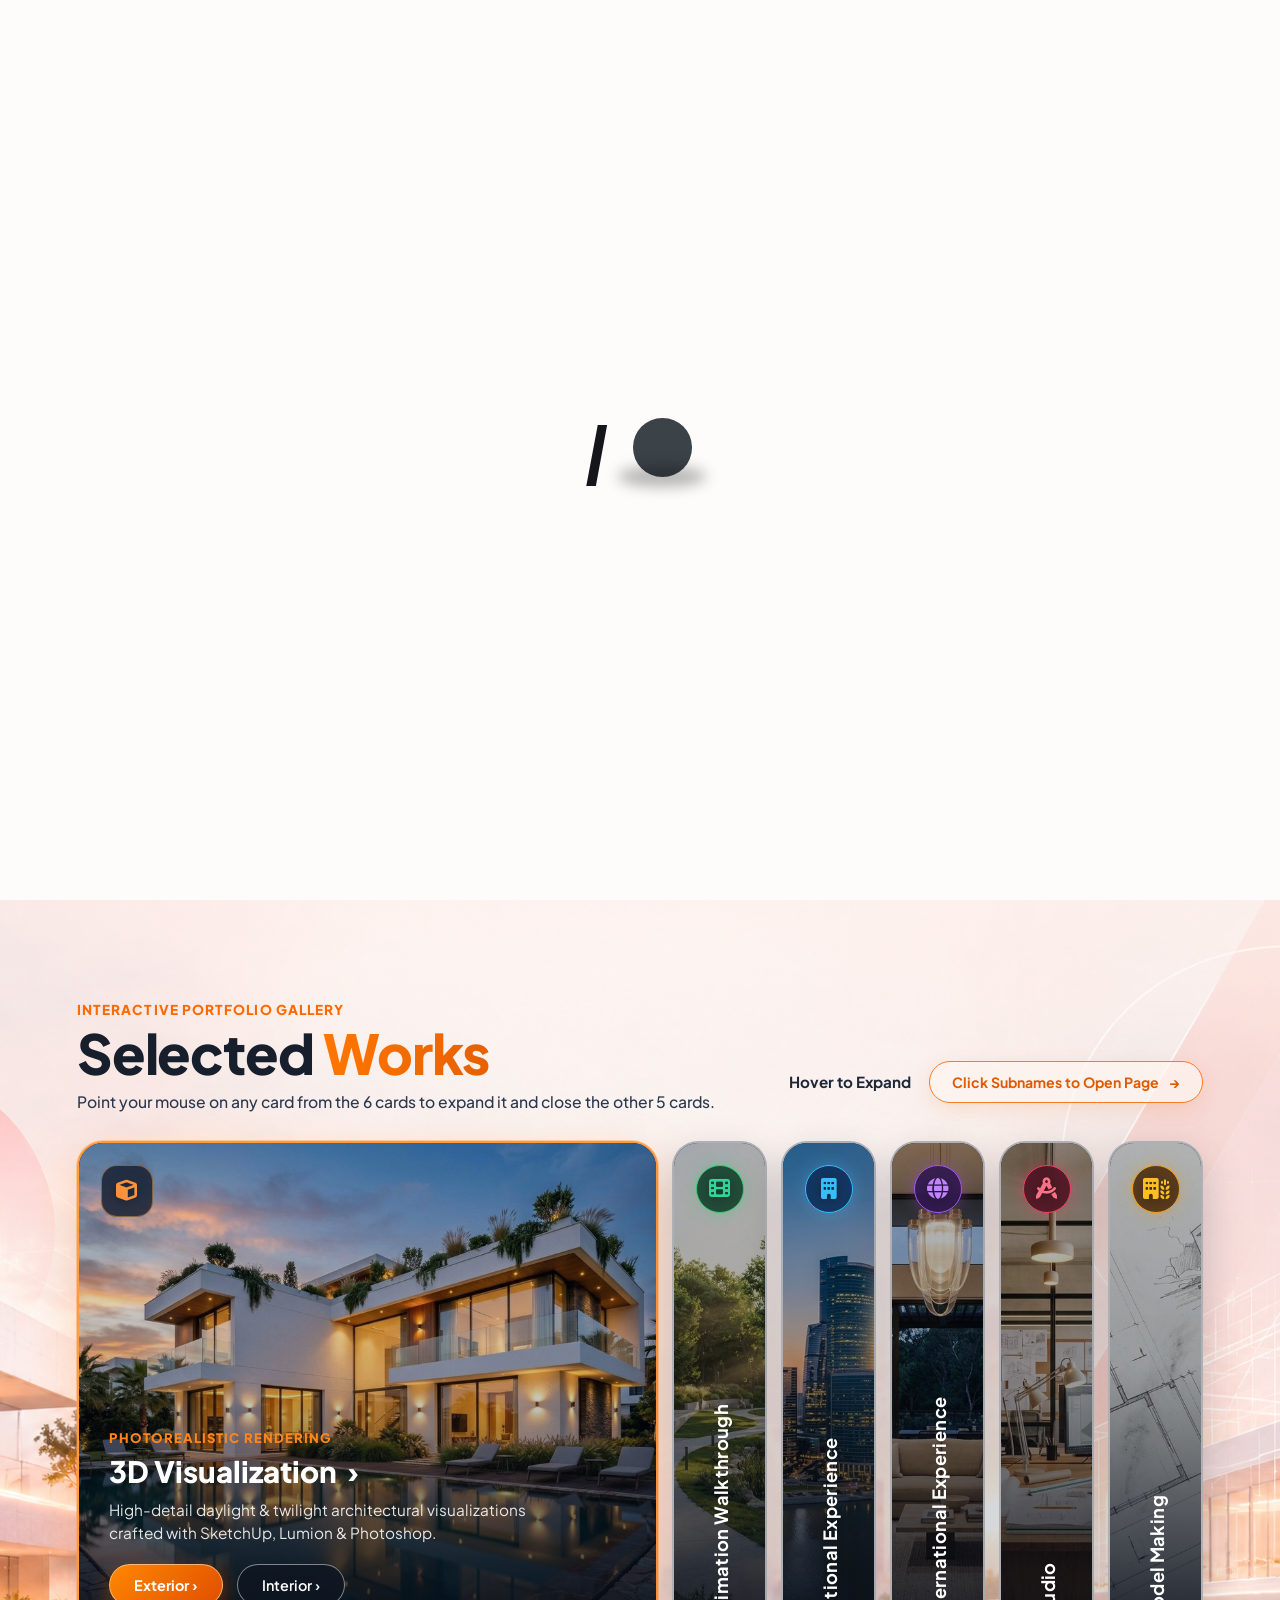
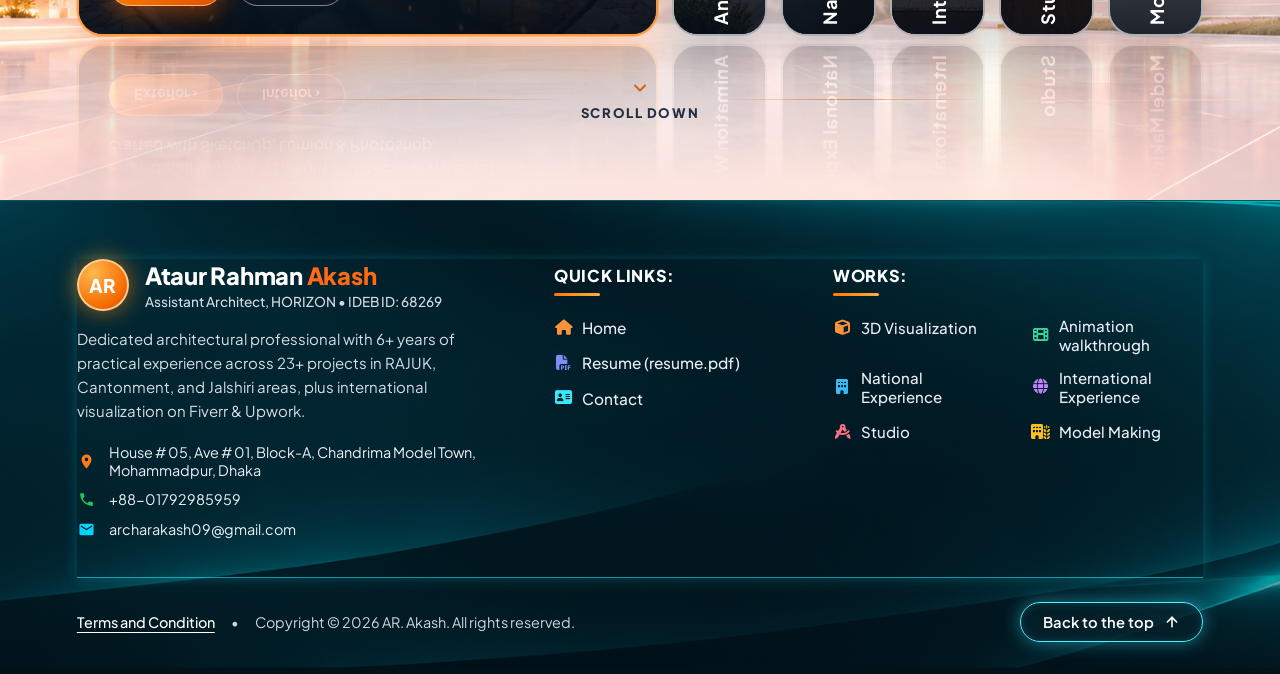
<file: index.html>
<!DOCTYPE html>
<html lang="en">
<head>
  <meta charset="UTF-8" />
  <meta name="viewport" content="width=device-width, initial-scale=1.0" />
  <title>Ataur Rahman Akash | Assistant Architect, HORIZON</title>
  <link rel="stylesheet" href="https://cdnjs.cloudflare.com/ajax/libs/font-awesome/6.5.1/css/all.min.css" />
  <link rel="stylesheet" href="style.css" />
  <style>
    /* Preloader Overlay (Shown ONLY on first visit or page reload when preload.html exists) */
    html.preloading-active,
    html.preloading-active body {
      overflow: hidden !important;
    }
    #site-preloader-frame {
      position: fixed;
      inset: 0;
      width: 100%;
      height: 100%;
      border: 0;
      z-index: 99999;
      background: transparent;
      transition: opacity 0.45s ease;
    }
    body.dark-theme #site-preloader-frame {
      background: #111317;
    }
    #site-preloader-frame.fade-out {
      opacity: 0;
      pointer-events: none;
    }

    /* Colorful Font Awesome Icons inside Selected Works Card Badges */
    .work-card-icon-badge i.work-card-fa-icon {
      font-size: 21px;
      line-height: 1;
      display: inline-flex;
      align-items: center;
      justify-content: center;
      filter: drop-shadow(0 2px 6px rgba(0, 0, 0, 0.35));
    }
    .work-card-icon-badge .wc-icon-orange { color: #fb923c; }
    .work-card-icon-badge .wc-icon-green  { color: #34d399; }
    .work-card-icon-badge .wc-icon-blue   { color: #38bdf8; }
    .work-card-icon-badge .wc-icon-purple { color: #c084fc; }
    .work-card-icon-badge .wc-icon-pink   { color: #fb7185; }
    .work-card-icon-badge .wc-icon-amber  { color: #fbbf24; }
  </style>
  <script>
    (function () {
      const navEntry = performance.getEntriesByType("navigation")[0];
      const isReload = navEntry ? navEntry.type === "reload" : false;
      const isFirstVisit = !sessionStorage.getItem("ar_site_initialized");

      const shouldPreload = !window.location.hash && (isFirstVisit || isReload);

      if (shouldPreload) {
        sessionStorage.setItem("ar_site_initialized", "1");
        document.documentElement.classList.add("preloading-active");
        window.__showSitePreloader = true;
      }
    })();
  </script>
</head>
<body>

  <script>
    (function () {
      if (!window.__showSitePreloader) return;

      const frame = document.createElement("iframe");
      frame.id = "site-preloader-frame";
      frame.src = "preload.html";
      frame.title = "Loading Portfolio";
      document.body.appendChild(frame);

      let finished = false;

      // Instant exit when preload.html does not exist
      const abortPreload = () => {
        if (finished) return;
        finished = true;
        document.documentElement.classList.remove("preloading-active");
        frame.remove();
      };

      // Smooth fade-out once the preloading animation finishes
      const finishPreload = () => {
        if (finished) return;
        finished = true;
        frame.classList.add("fade-out");
        document.documentElement.classList.remove("preloading-active");
        setTimeout(() => frame.remove(), 480);
      };

      // 1. Check HTTP status (catches 404 / missing preload.html on web servers)
      if (location.protocol !== "file:") {
        fetch("preload.html", { method: "HEAD", cache: "no-store" })
          .then((res) => {
            if (!res.ok) abortPreload();
          })
          .catch(abortPreload);
      }

      // 2. Verify loaded iframe document is actually preload.html (catches local file:// 404 or custom 404 pages)
      frame.addEventListener("load", () => {
        try {
          const doc = frame.contentDocument;
          if (!doc || !doc.body || !doc.body.textContent.includes("ARCHITECTURE")) {
            abortPreload();
          }
        } catch (e) {
          abortPreload();
        }
      });

      frame.addEventListener("error", abortPreload);

      window.addEventListener("message", (event) => {
        if (event.data === "preload-complete") finishPreload();
      });

      // Safety fallback timeout
      setTimeout(finishPreload, 6500);
    })();
  </script>

  <!-- Continuous Background Audio Element -->
  <audio id="bg-audio" src="assets/audio.mp3" preload="auto" loop></audio>

  <!-- Navigation Bar Slot (Loaded from nav.html via script.js) -->
  <div id="nav-placeholder"></div>

  <!-- =======================================================================
       MAIN MULTI-VIEW CONTAINER: Home View (Canvas 1 + Canvas 2) & Subpage View
       ======================================================================= -->
  <main id="app-views">

    <!-- VIEW 1: HOME LANDING & SELECTED WORKS -->
    <div id="view-home">

      <!-- ===================================================================
           1ST CANVAS: LANDING PAGE HERO (PC & Mobile, Light & Dark Mode)
           =================================================================== -->
      <section class="hero-canvas" id="home">
        <!-- Office Background (bg.png) + Light/Dark Atmospheric Overlay -->
        <div class="hero-bg-layer" aria-hidden="true"></div>
        <div class="hero-atmosphere-overlay" aria-hidden="true"></div>

        <!-- Giant Backdrop Watermark Text "AKASH" -->
        <div class="hero-akash-watermark" aria-hidden="true">AKASH</div>

        <!-- Person Image (akash-bgless-professional.png) -->
        <div class="hero-portrait-wrap">
          <img
            src="assets/akash-bgless-professional.png"
            alt="Architect Ataur Rahman Akash"
            class="hero-portrait-img"
          />
        </div>

        <!-- Left Content Column (Desktop) / Bottom Centered Stack (Mobile) -->
        <div class="hero-content-col">
          <!-- Top Location Pill Badge (Desktop) -->
          <div class="hero-top-pill">
            <svg viewBox="0 0 24 24" fill="currentColor">
              <path d="M12 2L2 7v2h20V7L12 2zm-7 9v7H3v2h18v-2h-2v-7h-2v7h-4v-7h-2v7H9v-7H5z"/>
            </svg>
            <span>PORTFOLIO &bull; DHAKA, BANGLADESH</span>
          </div>

          <!-- Main Name Heading -->
          <h1 class="hero-name-title">
            <span class="first-name">Ataur Rahman</span>
            <span class="nick-name">Akash</span>
          </h1>

          <!-- Subtitle Role & HORIZON Badge -->
          <div class="hero-role-row">
            <p class="hero-role-text">
              <span class="role-light-word">Assistant</span>
              <span class="role-bold-word">Architect,</span>
            </p>
            <span class="horizon-badge">HORIZON</span>
          </div>

          <!-- Specialty Continuous Left-to-Right Marquee -->
          <div class="specialty-label">Specialty :</div>
          <div class="specialty-pill-box">
            <span class="spec-bracket">[</span>
            <div class="specialty-marquee-viewport">
              <div class="specialty-track">
                <div class="specialty-group">
                  <span class="spec-item">🏛️ Architecture</span>
                  <span class="spec-divider">|</span>
                  <span class="spec-item">🏗️ Engineering</span>
                  <span class="spec-divider">|</span>
                  <span class="spec-item">🛋️ Interior Design</span>
                  <span class="spec-divider">|</span>
                  <span class="spec-item">🏡 Miniature Model Making</span>
                  <span class="spec-divider">|</span>
                </div>
                <div class="specialty-group" aria-hidden="true">
                  <span class="spec-item">🏛️ Architecture</span>
                  <span class="spec-divider">|</span>
                  <span class="spec-item">🏗️ Engineering</span>
                  <span class="spec-divider">|</span>
                  <span class="spec-item">🛋️ Interior Design</span>
                  <span class="spec-divider">|</span>
                  <span class="spec-item">🏡 Miniature Model Making</span>
                  <span class="spec-divider">|</span>
                </div>
              </div>
            </div>
            <span class="spec-bracket">]</span>
          </div>

          <!-- 3 Primary Action Pill Buttons -->
          <div class="hero-cta-row">
            <a href="#home" onclick="openResumeModal(event); return false;" class="cta-pill-btn btn-get-resume" data-action="open-resume">
              <svg width="19" height="19" viewBox="0 0 24 24" fill="none" stroke="currentColor" stroke-width="2.1" stroke-linecap="round" stroke-linejoin="round">
                <path d="M14 2H6a2 2 0 0 0-2 2v16a2 2 0 0 0 2 2h12a2 2 0 0 0 2-2V8z"></path>
                <polyline points="14 2 14 8 20 8"></polyline>
                <path d="M9 15h6"></path>
                <path d="M9 11h6"></path>
              </svg>
              <span>Get Resume</span>
            </a>

            <a href="#works" onclick="navigateToSection('works'); return false;" class="cta-pill-btn btn-works">
              <svg width="19" height="19" viewBox="0 0 24 24" fill="none" stroke="currentColor" stroke-width="2.2" stroke-linecap="round" stroke-linejoin="round">
                <polygon points="12 2 2 7 12 12 22 7 12 2"></polygon>
                <polyline points="2 12 12 17 22 12"></polyline>
                <polyline points="2 17 12 22 22 17"></polyline>
              </svg>
              <span>Works</span>
            </a>

            <a href="#footer-section" onclick="openContactModal(); return false;" class="cta-pill-btn btn-reach-me" data-action="open-contact">
              <svg width="18" height="18" viewBox="0 0 24 24" fill="currentColor">
                <path d="M2.01 21L23 12 2.01 3 2 10l15 2-15 2z"></path>
              </svg>
              <span>Reach Me!</span>
            </a>
          </div>

          <!-- Experience Glass Card -->
          <div class="hero-exp-card">
            <div>
              <div class="exp-card-eyebrow">PORTFOLIO &bull; DHAKA, BANGLADESH</div>
              <div class="exp-card-headline">
                6+ Years Experience &bull; 23+ Projects<br />
                in RAJUK, Cantonment &amp; Jalshiri
              </div>
            </div>
            <a href="#works" onclick="navigateToPage('exp', 'all'); return false;" class="exp-card-arrow-btn" aria-label="Explore Professional Experiences" title="Explore RAJUK, Cantonment & Jalshiri Experiences">
              <svg width="22" height="22" viewBox="0 0 24 24" fill="none" stroke="currentColor" stroke-width="2.2" stroke-linecap="round" stroke-linejoin="round">
                <line x1="7" y1="17" x2="17" y2="7"></line>
                <polyline points="7 7 17 7 17 17"></polyline>
              </svg>
            </a>
          </div>
        </div>

        <!-- Scroll Down Indicator to 2nd Canvas -->
        <a href="#works" class="scroll-down-indicator">
          <svg viewBox="0 0 24 24" fill="none" stroke="currentColor" stroke-width="2.2" stroke-linecap="round" stroke-linejoin="round">
            <polyline points="6 9 12 15 18 9"></polyline>
          </svg>
          <span>SCROLL DOWN</span>
        </a>
      </section>

      <!-- ===================================================================
           2ND CANVAS: SELECTED WORKS (works-light.png in Light, work-dark.png in Dark)
           =================================================================== -->
      <section class="works-canvas" id="works">
        <div class="works-container">
          <!-- Section Header -->
          <div class="works-header-row">
            <div>
              <div class="works-eyebrow">INTERACTIVE PORTFOLIO GALLERY</div>
              <h2 class="works-main-heading">Selected <span>Works</span></h2>
              <p class="works-sub-instruction">
                Point your mouse on any card from the 6 cards to expand it and close the other 5 cards.
              </p>
            </div>
            <div class="works-header-actions">
              <span class="hover-expand-hint">Hover to Expand</span>
              <button type="button" class="subnames-open-btn" id="openActiveProjectBtn">
                <span>Click Subnames to Open Page</span>
                <span>&rarr;</span>
              </button>
            </div>
          </div>

          <!-- 6 Interactive Expandable Cards -->
          <div class="works-accordion" id="worksAccordion">

            <!-- CARD 1: 3D Visualization (Default Open) -->
            <article class="work-card active" data-index="0">
              <img src="assets/card1.jpg" alt="3D Visualization" class="work-card-bg" />
              <div class="work-card-shade"></div>
              <div class="work-card-icon-badge badge-arch">
                <i class="fa-solid fa-cube work-card-fa-icon wc-icon-orange" aria-hidden="true"></i>
              </div>
              <div class="work-card-vertical-title">3D Visualization</div>
              <div class="work-card-expanded-body">
                <div class="work-card-cat">PHOTOREALISTIC RENDERING</div>
                <button type="button" class="work-card-title-btn" data-subpage="3Dvis" onclick="event.stopPropagation(); navigateToPage('3Dvis', 'all');">
                  <span>3D Visualization</span>
                  <span>&rsaquo;</span>
                </button>
                <p class="work-card-desc">
                  High-detail daylight &amp; twilight architectural visualizations crafted with SketchUp, Lumion &amp; Photoshop.
                </p>
                <div class="work-card-btn-row">
                  <button type="button" class="work-btn-primary" data-subpage="3Dvis-ext" onclick="event.stopPropagation(); navigateToPage('3Dvis', 'exterior');">
                    <span>Exterior &rsaquo;</span>
                  </button>
                  <button type="button" class="work-btn-secondary" data-subpage="3Dvis-int" onclick="event.stopPropagation(); navigateToPage('3Dvis', 'interior');">
                    <span>Interior &rsaquo;</span>
                  </button>
                </div>
              </div>
            </article>

            <!-- CARD 2: Animation Walkthrough -->
            <article class="work-card" data-index="1">
              <img src="assets/card2.jpg" alt="Animation Walkthrough" class="work-card-bg" />
              <div class="work-card-shade"></div>
              <div class="work-card-icon-badge badge-land">
                <i class="fa-solid fa-film work-card-fa-icon wc-icon-green" aria-hidden="true"></i>
              </div>
              <div class="work-card-vertical-title">Animation Walkthrough</div>
              <div class="work-card-expanded-body">
                <div class="work-card-cat">CINEMATIC FLYTHROUGH</div>
                <button type="button" class="work-card-title-btn" data-subpage="AW" onclick="event.stopPropagation(); navigateToPage('AW', 'all');">
                  <span>Animation Walkthrough</span>
                  <span>&rsaquo;</span>
                </button>
                <p class="work-card-desc">
                  Immersive 60fps architectural walkthrough videos with realistic foliage, lighting transitions, and human life.
                </p>
                <div class="work-card-btn-row">
                  <button type="button" class="work-btn-primary" data-subpage="AW-ext" onclick="event.stopPropagation(); navigateToPage('AW', 'exterior');">
                    <span>Exterior &rsaquo;</span>
                  </button>
                  <button type="button" class="work-btn-secondary" data-subpage="AW-int" onclick="event.stopPropagation(); navigateToPage('AW', 'interior');">
                    <span>Interior &rsaquo;</span>
                  </button>
                </div>
              </div>
            </article>

            <!-- CARD 3: National Experience -->
            <article class="work-card" data-index="2">
              <img src="assets/card4.jpg" alt="National Experience" class="work-card-bg" />
              <div class="work-card-shade"></div>
              <div class="work-card-icon-badge badge-int">
                <i class="fa-solid fa-building work-card-fa-icon wc-icon-blue" aria-hidden="true"></i>
              </div>
              <div class="work-card-vertical-title">National Experience</div>
              <div class="work-card-expanded-body">
                <div class="work-card-cat">HORIZON &bull; DHAKA, BANGLADESH</div>
                <button type="button" class="work-card-title-btn" data-subpage="exp-nat" onclick="event.stopPropagation(); navigateToPage('exp', 'national');">
                  <span>National Experience</span>
                  <span>&rsaquo;</span>
                </button>
                <p class="work-card-desc">
                  Contributed to 23+ residential &amp; commercial projects across RAJUK, Dhaka Cantonment, and Jalshiri Abashon.
                </p>
                <div class="work-card-btn-row">
                  <button type="button" class="work-btn-primary" data-subpage="exp-rajuk" onclick="event.stopPropagation(); navigateToPage('exp', 'national');">
                    <span>RAJUK &amp; Jalshiri &rsaquo;</span>
                  </button>
                  <button type="button" class="work-btn-secondary" data-subpage="exp-cant" onclick="event.stopPropagation(); navigateToPage('exp', 'national');">
                    <span>Cantonment Projects &rsaquo;</span>
                  </button>
                </div>
              </div>
            </article>

            <!-- CARD 4: International Experience -->
            <article class="work-card" data-index="3">
              <img src="assets/card3.jpg" alt="International Experience" class="work-card-bg" />
              <div class="work-card-shade"></div>
              <div class="work-card-icon-badge badge-urb">
                <i class="fa-solid fa-globe work-card-fa-icon wc-icon-purple" aria-hidden="true"></i>
              </div>
              <div class="work-card-vertical-title">International Experience</div>
              <div class="work-card-expanded-body">
                <div class="work-card-cat">FIVERR &amp; UPWORK GLOBAL</div>
                <button type="button" class="work-card-title-btn" data-subpage="exp-int" onclick="event.stopPropagation(); navigateToPage('exp', 'international');">
                  <span>International Experience</span>
                  <span>&rsaquo;</span>
                </button>
                <p class="work-card-desc">
                  Global freelance architectural design, 2D drafting, 3D modeling, and walkthrough delivery for international clients.
                </p>
                <div class="work-card-btn-row">
                  <button type="button" class="work-btn-primary" data-subpage="exp-fiverr" onclick="event.stopPropagation(); navigateToPage('exp', 'international');">
                    <span>Fiverr &amp; Upwork &rsaquo;</span>
                  </button>
                  <button type="button" class="work-btn-secondary" data-subpage="exp-global" onclick="event.stopPropagation(); navigateToPage('exp', 'international');">
                    <span>Global Clients &rsaquo;</span>
                  </button>
                </div>
              </div>
            </article>

            <!-- CARD 5: Studio -->
            <article class="work-card" data-index="4">
              <img src="assets/card5.jpg" alt="Studio" class="work-card-bg" />
              <div class="work-card-shade"></div>
              <div class="work-card-icon-badge badge-stu">
                <i class="fa-solid fa-compass-drafting work-card-fa-icon wc-icon-pink" aria-hidden="true"></i>
              </div>
              <div class="work-card-vertical-title">Studio</div>
              <div class="work-card-expanded-body">
                <div class="work-card-cat">DRAFTING &amp; CONCEPT DESIGN</div>
                <button type="button" class="work-card-title-btn" data-subpage="studio" onclick="event.stopPropagation(); navigateToPage('studio', 'all');">
                  <span>Studio</span>
                  <span>&rsaquo;</span>
                </button>
                <p class="work-card-desc">
                  Comprehensive AutoCAD 2D working drawings, floor plans, structural detailing, and B.Sc. studio design sheets.
                </p>
                <div class="work-card-btn-row">
                  <button type="button" class="work-btn-primary" data-subpage="studio-wd" onclick="event.stopPropagation(); navigateToPage('studio', 'all');">
                    <span>Working Drawings &rsaquo;</span>
                  </button>
                  <button type="button" class="work-btn-secondary" data-subpage="studio-dd" onclick="event.stopPropagation(); navigateToPage('studio', 'all');">
                    <span>Design Development &rsaquo;</span>
                  </button>
                </div>
              </div>
            </article>

            <!-- CARD 6: Model Making -->
            <article class="work-card" data-index="5">
              <img src="assets/card6.jpg" alt="Model Making" class="work-card-bg" />
              <div class="work-card-shade"></div>
              <div class="work-card-icon-badge badge-con">
                <i class="fa-solid fa-building-wheat work-card-fa-icon wc-icon-amber" aria-hidden="true"></i>
              </div>
              <div class="work-card-vertical-title">Model Making</div>
              <div class="work-card-expanded-body">
                <div class="work-card-cat">PHYSICAL SCALE CRAFT</div>
                <button type="button" class="work-card-title-btn" data-subpage="model" onclick="event.stopPropagation(); navigateToPage('model', 'all');">
                  <span>Model Making</span>
                  <span>&rsaquo;</span>
                </button>
                <p class="work-card-desc">
                  Precision physical miniature architectural models, contour site topography, and illuminated presentation maquettes.
                </p>
                <div class="work-card-btn-row">
                  <button type="button" class="work-btn-primary" data-subpage="model-min" onclick="event.stopPropagation(); navigateToPage('model', 'all');">
                    <span>Miniature Models &rsaquo;</span>
                  </button>
                  <button type="button" class="work-btn-secondary" data-subpage="model-urb" onclick="event.stopPropagation(); navigateToPage('model', 'all');">
                    <span>Urban Scale &rsaquo;</span>
                  </button>
                </div>
              </div>
            </article>

          </div>

          <!-- Hidden compatibility shortcuts for quick category jump -->
          <div class="hidden-view" aria-hidden="true">
            <button type="button" onclick="navigateToPage('3Dvis', 'all')">Modern Living Spaces →</button>
            <button type="button" onclick="navigateToPage('AW', 'all')">Landscape Design →</button>
            <button type="button" onclick="navigateToPage('3Dvis', 'interior')">Interior Design →</button>
            <button type="button" onclick="navigateToPage('exp', 'national')">Urban Designs →</button>
            <button type="button" onclick="navigateToPage('studio', 'all')">Studio →</button>
            <button type="button" onclick="navigateToPage('model', 'all')">Concepts →</button>
            <button type="button" onclick="navigateToPage('3Dvis', 'all')">View Project →</button>
            <button type="button" onclick="navigateToPage('exp', 'all')">Explore More</button>
          </div>

          <!-- Bottom Scroll Down to Footer -->
          <div class="works-scroll-footer">
            <div class="works-scroll-line-row">
              <span class="works-scroll-line"></span>
              <a href="#footer-section" class="works-scroll-btn" style="text-decoration:none;">
                <svg width="20" height="20" viewBox="0 0 24 24" fill="none" stroke="currentColor" stroke-width="2.4" stroke-linecap="round" stroke-linejoin="round">
                  <polyline points="6 9 12 15 18 9"></polyline>
                </svg>
                <span>SCROLL DOWN</span>
              </a>
              <span class="works-scroll-line"></span>
            </div>
          </div>
        </div>
      </section>

    </div>

    <!-- ===================================================================
         VIEW 2: LINKED PORTFOLIO ROUTES
         Rendered dynamically with sub-category filters when navigated
         =================================================================== -->
    <section id="view-subpage" class="subpage-canvas hidden-view">
      <div class="subpage-inner">
        <div class="subpage-top-bar">
          <div>
            <div class="subpage-breadcrumb">
              <button type="button" class="subpage-back-btn" onclick="navigateToPage('home')">
                <span>&larr; Back to Home</span>
              </button>
              <span>/</span>
              <span id="subpage-filename" class="subpage-file-badge">3Dvisualization</span>
            </div>
            <h1 id="subpage-title" class="subpage-heading">3D Visualization</h1>
            <p id="subpage-subtitle" class="subpage-desc">
              Photorealistic Exterior &amp; Interior 3D architectural renders created with SketchUp, Lumion &amp; Adobe Photoshop.
            </p>
          </div>
          <div id="subpage-filter-bar" class="subpage-filters"></div>
        </div>

        <div id="subpage-projects-grid" class="subpage-grid"></div>
      </div>
    </section>

  </main>

  <!-- Footer Slot (Loaded from footer.html via script.js) -->
  <div id="footer-placeholder"></div>

  <!-- Interactive Modal Dialog for Resume (resume.pdf), Direct Contact Card & Terms -->
  <div class="portfolio-modal-backdrop" id="portfolioModal" aria-hidden="true">
    <div class="portfolio-modal-card" role="dialog" aria-modal="true">
      <button type="button" class="modal-close-btn" id="portfolioModalClose" aria-label="Close modal">&times;</button>
      <div id="portfolioModalBody"></div>
    </div>
  </div>

  <!-- Fixed Left-Bottom Social Icons (Facebook, Email, WhatsApp) -->
  <div class="hero-social-rail" aria-label="Quick Social Links">
    <a href="https://facebook.com" target="_blank" rel="noopener noreferrer" class="social-circle-btn soc-fb" title="Facebook" aria-label="Facebook">
      <svg width="16" height="16" viewBox="0 0 24 24" fill="currentColor"><path d="M15.12 5.32H17V2.14A26.11 26.11 0 0 0 14.26 2c-2.72 0-4.58 1.66-4.58 4.7v2.62H6.61v3.56h3.07V22h3.68v-9.12h3.06l.46-3.56h-3.52V6.65c0-1.05.29-1.73 1.76-1.73z"/></svg>
    </a>
    <a href="https://mail.google.com/mail/?view=cm&amp;fs=1&amp;to=archarakash09@gmail.com" target="_blank" rel="noopener noreferrer" class="social-circle-btn soc-mail" title="Email: archarakash09@gmail.com" aria-label="Send Email via Gmail">
      <svg width="16" height="16" viewBox="0 0 24 24" fill="none" stroke="currentColor" stroke-width="2.2"><rect x="3" y="5" width="18" height="14" rx="2"/><polyline points="3 7 12 13 21 7"/></svg>
    </a>
    <a href="https://wa.me/8801792985959" target="_blank" rel="noopener noreferrer" class="social-circle-btn soc-wa" title="WhatsApp: +88-01792985959" aria-label="WhatsApp">
      <svg width="17" height="17" viewBox="0 0 24 24" fill="currentColor"><path d="M12.04 2C6.58 2 2.13 6.45 2.13 11.91c0 1.75.46 3.45 1.32 4.95L2.05 22l5.25-1.38c1.45.79 3.08 1.21 4.74 1.21 5.46 0 9.91-4.45 9.91-9.91C21.95 6.45 17.5 2 12.04 2zm5.82 14.01c-.24.68-1.41 1.3-1.95 1.38-.5.08-1.13.11-1.82-.11-.42-.13-.96-.31-1.65-.61-2.92-1.26-4.82-4.21-4.97-4.4-.15-.19-1.19-1.58-1.19-3.01 0-1.43.75-2.13 1.01-2.42.26-.29.58-.36.77-.36.19 0 .39 0 .56.01.18.01.42-.07.66.5.24.58.82 2.01.89 2.15.07.15.12.32.02.51-.1.19-.15.31-.29.48-.15.17-.31.38-.44.51-.15.15-.3.31-.13.6.17.29.76 1.25 1.63 2.03 1.12 1 2.06 1.31 2.35 1.46.29.15.46.12.63-.07.17-.19.73-.85.92-1.14.19-.29.39-.24.65-.15.27.1 1.69.8 1.98.94.29.15.48.22.56.34.08.12.08.7-.16 1.38z"/></svg>
    </a>
  </div>

  <script src="script.js"></script>
</body>
</html>
</file>
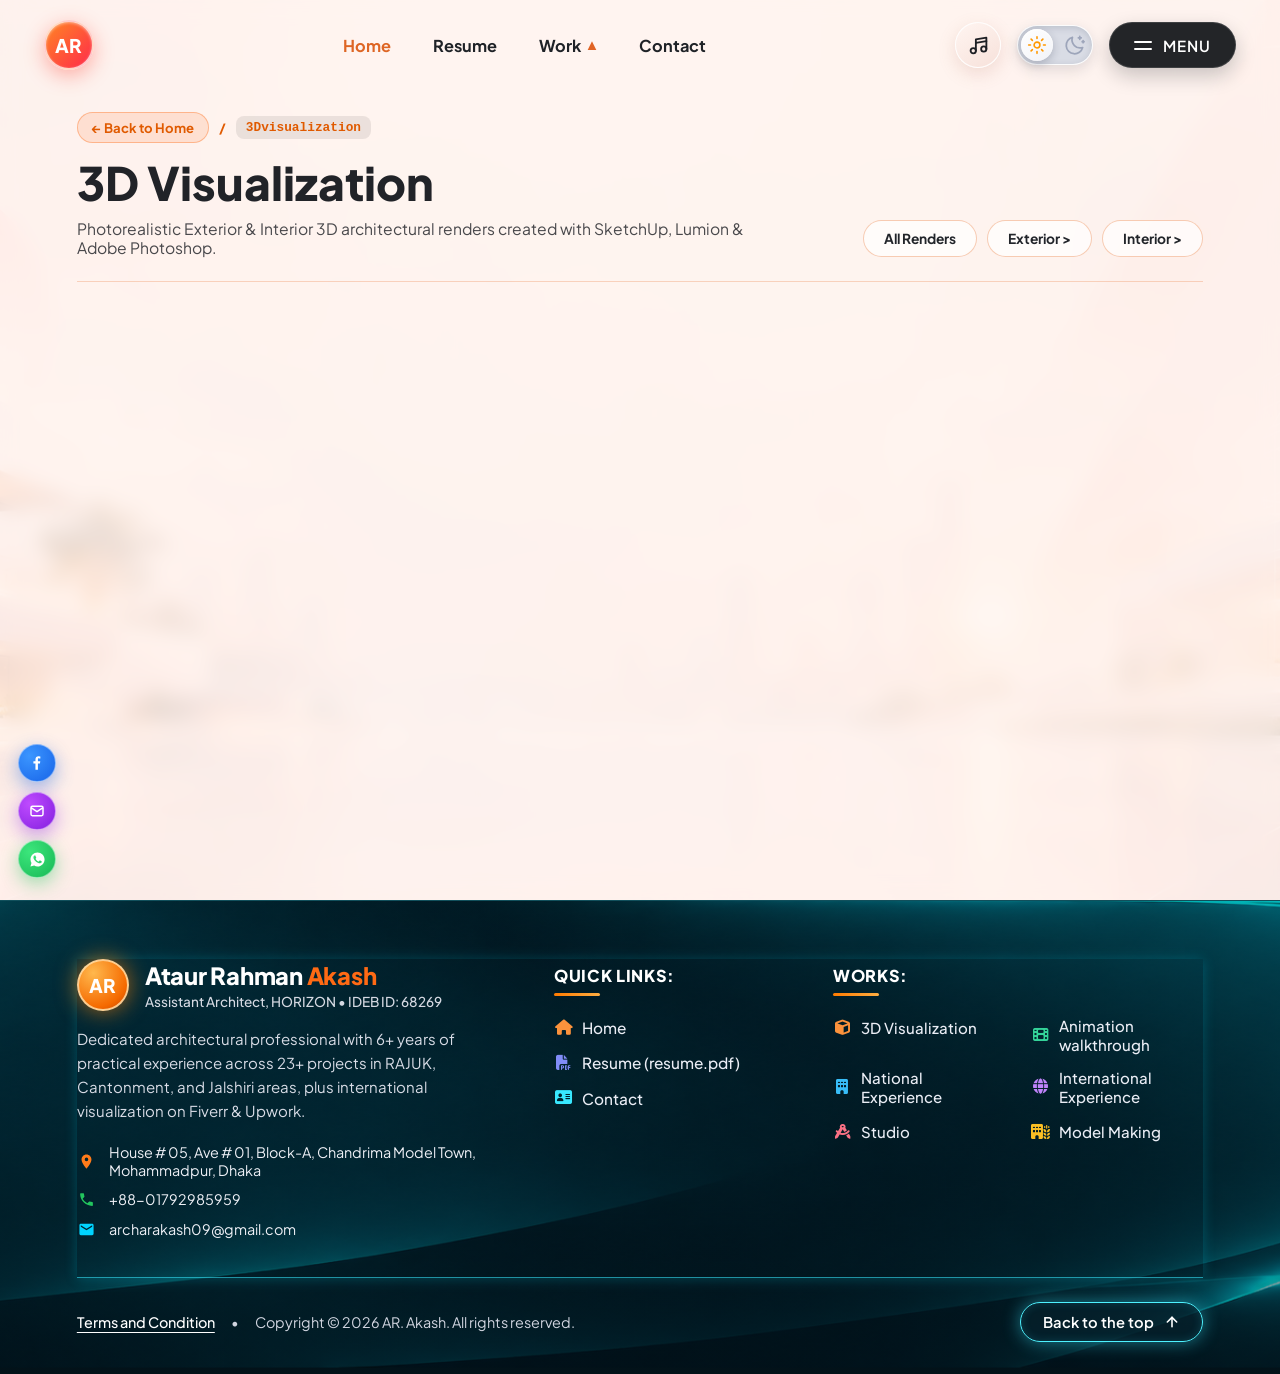
<file: 3Dvisualization/index.html>
<!DOCTYPE html>
<html lang="en">
<head>
  <base href="../" />
  <meta charset="UTF-8" />
  <meta name="viewport" content="width=device-width, initial-scale=1.0" />
  <title>Ataur Rahman Akash | Assistant Architect, HORIZON</title>
  <link rel="stylesheet" href="https://cdnjs.cloudflare.com/ajax/libs/font-awesome/6.5.1/css/all.min.css" />
  <link rel="stylesheet" href="style.css" />
  <style>
    /* Preloader Overlay (Shown ONLY on first visit or page reload when preload.html exists) */
    html.preloading-active,
    html.preloading-active body {
      overflow: hidden !important;
    }
    #site-preloader-frame {
      position: fixed;
      inset: 0;
      width: 100%;
      height: 100%;
      border: 0;
      z-index: 99999;
      background: transparent;
      transition: opacity 0.45s ease;
    }
    body.dark-theme #site-preloader-frame {
      background: #111317;
    }
    #site-preloader-frame.fade-out {
      opacity: 0;
      pointer-events: none;
    }

    /* Colorful Font Awesome Icons inside Selected Works Card Badges */
    .work-card-icon-badge i.work-card-fa-icon {
      font-size: 21px;
      line-height: 1;
      display: inline-flex;
      align-items: center;
      justify-content: center;
      filter: drop-shadow(0 2px 6px rgba(0, 0, 0, 0.35));
    }
    .work-card-icon-badge .wc-icon-orange { color: #fb923c; }
    .work-card-icon-badge .wc-icon-green  { color: #34d399; }
    .work-card-icon-badge .wc-icon-blue   { color: #38bdf8; }
    .work-card-icon-badge .wc-icon-purple { color: #c084fc; }
    .work-card-icon-badge .wc-icon-pink   { color: #fb7185; }
    .work-card-icon-badge .wc-icon-amber  { color: #fbbf24; }
  </style>
</head>
<body>


  <!-- Continuous Background Audio Element -->
  <audio id="bg-audio" src="assets/audio.mp3" preload="auto" loop></audio>

  <!-- Navigation Bar Slot (Loaded from nav.html via script.js) -->
  <div id="nav-placeholder"></div>

  <!-- =======================================================================
       MAIN MULTI-VIEW CONTAINER: Home View (Canvas 1 + Canvas 2) & Subpage View
       ======================================================================= -->
  <main id="app-views">

    <!-- VIEW 1: HOME LANDING & SELECTED WORKS -->
    <div id="view-home">

      <!-- ===================================================================
           1ST CANVAS: LANDING PAGE HERO (PC & Mobile, Light & Dark Mode)
           =================================================================== -->
      <section class="hero-canvas" id="home">
        <!-- Office Background (bg.png) + Light/Dark Atmospheric Overlay -->
        <div class="hero-bg-layer" aria-hidden="true"></div>
        <div class="hero-atmosphere-overlay" aria-hidden="true"></div>

        <!-- Giant Backdrop Watermark Text "AKASH" -->
        <div class="hero-akash-watermark" aria-hidden="true">AKASH</div>

        <!-- Person Image (akash-bgless-professional.png) -->
        <div class="hero-portrait-wrap">
          <img
            src="assets/akash-bgless-professional.png"
            alt="Architect Ataur Rahman Akash"
            class="hero-portrait-img"
          />
        </div>

        <!-- Left Content Column (Desktop) / Bottom Centered Stack (Mobile) -->
        <div class="hero-content-col">
          <!-- Top Location Pill Badge (Desktop) -->
          <div class="hero-top-pill">
            <svg viewBox="0 0 24 24" fill="currentColor">
              <path d="M12 2L2 7v2h20V7L12 2zm-7 9v7H3v2h18v-2h-2v-7h-2v7h-4v-7h-2v7H9v-7H5z"/>
            </svg>
            <span>PORTFOLIO &bull; DHAKA, BANGLADESH</span>
          </div>

          <!-- Main Name Heading -->
          <h1 class="hero-name-title">
            <span class="first-name">Ataur Rahman</span>
            <span class="nick-name">Akash</span>
          </h1>

          <!-- Subtitle Role & HORIZON Badge -->
          <div class="hero-role-row">
            <p class="hero-role-text">
              <span class="role-light-word">Assistant</span>
              <span class="role-bold-word">Architect,</span>
            </p>
            <span class="horizon-badge">HORIZON</span>
          </div>

          <!-- Specialty Continuous Left-to-Right Marquee -->
          <div class="specialty-label">Specialty :</div>
          <div class="specialty-pill-box">
            <span class="spec-bracket">[</span>
            <div class="specialty-marquee-viewport">
              <div class="specialty-track">
                <div class="specialty-group">
                  <span class="spec-item">🏛️ Architecture</span>
                  <span class="spec-divider">|</span>
                  <span class="spec-item">🏗️ Engineering</span>
                  <span class="spec-divider">|</span>
                  <span class="spec-item">🛋️ Interior Design</span>
                  <span class="spec-divider">|</span>
                  <span class="spec-item">🏡 Miniature Model Making</span>
                  <span class="spec-divider">|</span>
                </div>
                <div class="specialty-group" aria-hidden="true">
                  <span class="spec-item">🏛️ Architecture</span>
                  <span class="spec-divider">|</span>
                  <span class="spec-item">🏗️ Engineering</span>
                  <span class="spec-divider">|</span>
                  <span class="spec-item">🛋️ Interior Design</span>
                  <span class="spec-divider">|</span>
                  <span class="spec-item">🏡 Miniature Model Making</span>
                  <span class="spec-divider">|</span>
                </div>
              </div>
            </div>
            <span class="spec-bracket">]</span>
          </div>

          <!-- 3 Primary Action Pill Buttons -->
          <div class="hero-cta-row">
            <a href="#home" onclick="openResumeModal(event); return false;" class="cta-pill-btn btn-get-resume" data-action="open-resume">
              <svg width="19" height="19" viewBox="0 0 24 24" fill="none" stroke="currentColor" stroke-width="2.1" stroke-linecap="round" stroke-linejoin="round">
                <path d="M14 2H6a2 2 0 0 0-2 2v16a2 2 0 0 0 2 2h12a2 2 0 0 0 2-2V8z"></path>
                <polyline points="14 2 14 8 20 8"></polyline>
                <path d="M9 15h6"></path>
                <path d="M9 11h6"></path>
              </svg>
              <span>Get Resume</span>
            </a>

            <a href="#works" onclick="navigateToSection('works'); return false;" class="cta-pill-btn btn-works">
              <svg width="19" height="19" viewBox="0 0 24 24" fill="none" stroke="currentColor" stroke-width="2.2" stroke-linecap="round" stroke-linejoin="round">
                <polygon points="12 2 2 7 12 12 22 7 12 2"></polygon>
                <polyline points="2 12 12 17 22 12"></polyline>
                <polyline points="2 17 12 22 22 17"></polyline>
              </svg>
              <span>Works</span>
            </a>

            <a href="#footer-section" onclick="openContactModal(); return false;" class="cta-pill-btn btn-reach-me" data-action="open-contact">
              <svg width="18" height="18" viewBox="0 0 24 24" fill="currentColor">
                <path d="M2.01 21L23 12 2.01 3 2 10l15 2-15 2z"></path>
              </svg>
              <span>Reach Me!</span>
            </a>
          </div>

          <!-- Experience Glass Card -->
          <div class="hero-exp-card">
            <div>
              <div class="exp-card-eyebrow">PORTFOLIO &bull; DHAKA, BANGLADESH</div>
              <div class="exp-card-headline">
                6+ Years Experience &bull; 23+ Projects<br />
                in RAJUK, Cantonment &amp; Jalshiri
              </div>
            </div>
            <a href="#works" onclick="navigateToPage('exp', 'all'); return false;" class="exp-card-arrow-btn" aria-label="Explore Professional Experiences" title="Explore RAJUK, Cantonment & Jalshiri Experiences">
              <svg width="22" height="22" viewBox="0 0 24 24" fill="none" stroke="currentColor" stroke-width="2.2" stroke-linecap="round" stroke-linejoin="round">
                <line x1="7" y1="17" x2="17" y2="7"></line>
                <polyline points="7 7 17 7 17 17"></polyline>
              </svg>
            </a>
          </div>
        </div>

        <!-- Scroll Down Indicator to 2nd Canvas -->
        <a href="#works" class="scroll-down-indicator">
          <svg viewBox="0 0 24 24" fill="none" stroke="currentColor" stroke-width="2.2" stroke-linecap="round" stroke-linejoin="round">
            <polyline points="6 9 12 15 18 9"></polyline>
          </svg>
          <span>SCROLL DOWN</span>
        </a>
      </section>

      <!-- ===================================================================
           2ND CANVAS: SELECTED WORKS (works-light.png in Light, work-dark.png in Dark)
           =================================================================== -->
      <section class="works-canvas" id="works">
        <div class="works-container">
          <!-- Section Header -->
          <div class="works-header-row">
            <div>
              <div class="works-eyebrow">INTERACTIVE PORTFOLIO GALLERY</div>
              <h2 class="works-main-heading">Selected <span>Works</span></h2>
              <p class="works-sub-instruction">
                Point your mouse on any card from the 6 cards to expand it and close the other 5 cards.
              </p>
            </div>
            <div class="works-header-actions">
              <span class="hover-expand-hint">Hover to Expand</span>
              <button type="button" class="subnames-open-btn" id="openActiveProjectBtn">
                <span>Click Subnames to Open Page</span>
                <span>&rarr;</span>
              </button>
            </div>
          </div>

          <!-- 6 Interactive Expandable Cards -->
          <div class="works-accordion" id="worksAccordion">

            <!-- CARD 1: 3D Visualization (Default Open) -->
            <article class="work-card active" data-index="0">
              <img src="assets/card1.jpg" alt="3D Visualization" class="work-card-bg" />
              <div class="work-card-shade"></div>
              <div class="work-card-icon-badge badge-arch">
                <i class="fa-solid fa-cube work-card-fa-icon wc-icon-orange" aria-hidden="true"></i>
              </div>
              <div class="work-card-vertical-title">3D Visualization</div>
              <div class="work-card-expanded-body">
                <div class="work-card-cat">PHOTOREALISTIC RENDERING</div>
                <button type="button" class="work-card-title-btn" data-subpage="3Dvis" onclick="event.stopPropagation(); navigateToPage('3Dvis', 'all');">
                  <span>3D Visualization</span>
                  <span>&rsaquo;</span>
                </button>
                <p class="work-card-desc">
                  High-detail daylight &amp; twilight architectural visualizations crafted with SketchUp, Lumion &amp; Photoshop.
                </p>
                <div class="work-card-btn-row">
                  <button type="button" class="work-btn-primary" data-subpage="3Dvis-ext" onclick="event.stopPropagation(); navigateToPage('3Dvis', 'exterior');">
                    <span>Exterior &rsaquo;</span>
                  </button>
                  <button type="button" class="work-btn-secondary" data-subpage="3Dvis-int" onclick="event.stopPropagation(); navigateToPage('3Dvis', 'interior');">
                    <span>Interior &rsaquo;</span>
                  </button>
                </div>
              </div>
            </article>

            <!-- CARD 2: Animation Walkthrough -->
            <article class="work-card" data-index="1">
              <img src="assets/card2.jpg" alt="Animation Walkthrough" class="work-card-bg" />
              <div class="work-card-shade"></div>
              <div class="work-card-icon-badge badge-land">
                <i class="fa-solid fa-film work-card-fa-icon wc-icon-green" aria-hidden="true"></i>
              </div>
              <div class="work-card-vertical-title">Animation Walkthrough</div>
              <div class="work-card-expanded-body">
                <div class="work-card-cat">CINEMATIC FLYTHROUGH</div>
                <button type="button" class="work-card-title-btn" data-subpage="AW" onclick="event.stopPropagation(); navigateToPage('AW', 'all');">
                  <span>Animation Walkthrough</span>
                  <span>&rsaquo;</span>
                </button>
                <p class="work-card-desc">
                  Immersive 60fps architectural walkthrough videos with realistic foliage, lighting transitions, and human life.
                </p>
                <div class="work-card-btn-row">
                  <button type="button" class="work-btn-primary" data-subpage="AW-ext" onclick="event.stopPropagation(); navigateToPage('AW', 'exterior');">
                    <span>Exterior &rsaquo;</span>
                  </button>
                  <button type="button" class="work-btn-secondary" data-subpage="AW-int" onclick="event.stopPropagation(); navigateToPage('AW', 'interior');">
                    <span>Interior &rsaquo;</span>
                  </button>
                </div>
              </div>
            </article>

            <!-- CARD 3: National Experience -->
            <article class="work-card" data-index="2">
              <img src="assets/card4.jpg" alt="National Experience" class="work-card-bg" />
              <div class="work-card-shade"></div>
              <div class="work-card-icon-badge badge-int">
                <i class="fa-solid fa-building work-card-fa-icon wc-icon-blue" aria-hidden="true"></i>
              </div>
              <div class="work-card-vertical-title">National Experience</div>
              <div class="work-card-expanded-body">
                <div class="work-card-cat">HORIZON &bull; DHAKA, BANGLADESH</div>
                <button type="button" class="work-card-title-btn" data-subpage="exp-nat" onclick="event.stopPropagation(); navigateToPage('exp', 'national');">
                  <span>National Experience</span>
                  <span>&rsaquo;</span>
                </button>
                <p class="work-card-desc">
                  Contributed to 23+ residential &amp; commercial projects across RAJUK, Dhaka Cantonment, and Jalshiri Abashon.
                </p>
                <div class="work-card-btn-row">
                  <button type="button" class="work-btn-primary" data-subpage="exp-rajuk" onclick="event.stopPropagation(); navigateToPage('exp', 'national');">
                    <span>RAJUK &amp; Jalshiri &rsaquo;</span>
                  </button>
                  <button type="button" class="work-btn-secondary" data-subpage="exp-cant" onclick="event.stopPropagation(); navigateToPage('exp', 'national');">
                    <span>Cantonment Projects &rsaquo;</span>
                  </button>
                </div>
              </div>
            </article>

            <!-- CARD 4: International Experience -->
            <article class="work-card" data-index="3">
              <img src="assets/card3.jpg" alt="International Experience" class="work-card-bg" />
              <div class="work-card-shade"></div>
              <div class="work-card-icon-badge badge-urb">
                <i class="fa-solid fa-globe work-card-fa-icon wc-icon-purple" aria-hidden="true"></i>
              </div>
              <div class="work-card-vertical-title">International Experience</div>
              <div class="work-card-expanded-body">
                <div class="work-card-cat">FIVERR &amp; UPWORK GLOBAL</div>
                <button type="button" class="work-card-title-btn" data-subpage="exp-int" onclick="event.stopPropagation(); navigateToPage('exp', 'international');">
                  <span>International Experience</span>
                  <span>&rsaquo;</span>
                </button>
                <p class="work-card-desc">
                  Global freelance architectural design, 2D drafting, 3D modeling, and walkthrough delivery for international clients.
                </p>
                <div class="work-card-btn-row">
                  <button type="button" class="work-btn-primary" data-subpage="exp-fiverr" onclick="event.stopPropagation(); navigateToPage('exp', 'international');">
                    <span>Fiverr &amp; Upwork &rsaquo;</span>
                  </button>
                  <button type="button" class="work-btn-secondary" data-subpage="exp-global" onclick="event.stopPropagation(); navigateToPage('exp', 'international');">
                    <span>Global Clients &rsaquo;</span>
                  </button>
                </div>
              </div>
            </article>

            <!-- CARD 5: Studio -->
            <article class="work-card" data-index="4">
              <img src="assets/card5.jpg" alt="Studio" class="work-card-bg" />
              <div class="work-card-shade"></div>
              <div class="work-card-icon-badge badge-stu">
                <i class="fa-solid fa-compass-drafting work-card-fa-icon wc-icon-pink" aria-hidden="true"></i>
              </div>
              <div class="work-card-vertical-title">Studio</div>
              <div class="work-card-expanded-body">
                <div class="work-card-cat">DRAFTING &amp; CONCEPT DESIGN</div>
                <button type="button" class="work-card-title-btn" data-subpage="studio" onclick="event.stopPropagation(); navigateToPage('studio', 'all');">
                  <span>Studio</span>
                  <span>&rsaquo;</span>
                </button>
                <p class="work-card-desc">
                  Comprehensive AutoCAD 2D working drawings, floor plans, structural detailing, and B.Sc. studio design sheets.
                </p>
                <div class="work-card-btn-row">
                  <button type="button" class="work-btn-primary" data-subpage="studio-wd" onclick="event.stopPropagation(); navigateToPage('studio', 'all');">
                    <span>Working Drawings &rsaquo;</span>
                  </button>
                  <button type="button" class="work-btn-secondary" data-subpage="studio-dd" onclick="event.stopPropagation(); navigateToPage('studio', 'all');">
                    <span>Design Development &rsaquo;</span>
                  </button>
                </div>
              </div>
            </article>

            <!-- CARD 6: Model Making -->
            <article class="work-card" data-index="5">
              <img src="assets/card6.jpg" alt="Model Making" class="work-card-bg" />
              <div class="work-card-shade"></div>
              <div class="work-card-icon-badge badge-con">
                <i class="fa-solid fa-building-wheat work-card-fa-icon wc-icon-amber" aria-hidden="true"></i>
              </div>
              <div class="work-card-vertical-title">Model Making</div>
              <div class="work-card-expanded-body">
                <div class="work-card-cat">PHYSICAL SCALE CRAFT</div>
                <button type="button" class="work-card-title-btn" data-subpage="model" onclick="event.stopPropagation(); navigateToPage('model', 'all');">
                  <span>Model Making</span>
                  <span>&rsaquo;</span>
                </button>
                <p class="work-card-desc">
                  Precision physical miniature architectural models, contour site topography, and illuminated presentation maquettes.
                </p>
                <div class="work-card-btn-row">
                  <button type="button" class="work-btn-primary" data-subpage="model-min" onclick="event.stopPropagation(); navigateToPage('model', 'all');">
                    <span>Miniature Models &rsaquo;</span>
                  </button>
                  <button type="button" class="work-btn-secondary" data-subpage="model-urb" onclick="event.stopPropagation(); navigateToPage('model', 'all');">
                    <span>Urban Scale &rsaquo;</span>
                  </button>
                </div>
              </div>
            </article>

          </div>

          <!-- Hidden compatibility shortcuts for quick category jump -->
          <div class="hidden-view" aria-hidden="true">
            <button type="button" onclick="navigateToPage('3Dvis', 'all')">Modern Living Spaces →</button>
            <button type="button" onclick="navigateToPage('AW', 'all')">Landscape Design →</button>
            <button type="button" onclick="navigateToPage('3Dvis', 'interior')">Interior Design →</button>
            <button type="button" onclick="navigateToPage('exp', 'national')">Urban Designs →</button>
            <button type="button" onclick="navigateToPage('studio', 'all')">Studio →</button>
            <button type="button" onclick="navigateToPage('model', 'all')">Concepts →</button>
            <button type="button" onclick="navigateToPage('3Dvis', 'all')">View Project →</button>
            <button type="button" onclick="navigateToPage('exp', 'all')">Explore More</button>
          </div>

          <!-- Bottom Scroll Down to Footer -->
          <div class="works-scroll-footer">
            <div class="works-scroll-line-row">
              <span class="works-scroll-line"></span>
              <a href="#footer-section" class="works-scroll-btn" style="text-decoration:none;">
                <svg width="20" height="20" viewBox="0 0 24 24" fill="none" stroke="currentColor" stroke-width="2.4" stroke-linecap="round" stroke-linejoin="round">
                  <polyline points="6 9 12 15 18 9"></polyline>
                </svg>
                <span>SCROLL DOWN</span>
              </a>
              <span class="works-scroll-line"></span>
            </div>
          </div>
        </div>
      </section>

    </div>

    <!-- ===================================================================
         VIEW 2: LINKED PORTFOLIO ROUTES
         Rendered dynamically with sub-category filters when navigated
         =================================================================== -->
    <section id="view-subpage" class="subpage-canvas hidden-view">
      <div class="subpage-inner">
        <div class="subpage-top-bar">
          <div>
            <div class="subpage-breadcrumb">
              <button type="button" class="subpage-back-btn" onclick="navigateToPage('home')">
                <span>&larr; Back to Home</span>
              </button>
              <span>/</span>
              <span id="subpage-filename" class="subpage-file-badge">3Dvisualization</span>
            </div>
            <h1 id="subpage-title" class="subpage-heading">3D Visualization</h1>
            <p id="subpage-subtitle" class="subpage-desc">
              Photorealistic Exterior &amp; Interior 3D architectural renders created with SketchUp, Lumion &amp; Adobe Photoshop.
            </p>
          </div>
          <div id="subpage-filter-bar" class="subpage-filters"></div>
        </div>

        <div id="subpage-projects-grid" class="subpage-grid"></div>
      </div>
    </section>

  </main>

  <!-- Footer Slot (Loaded from footer.html via script.js) -->
  <div id="footer-placeholder"></div>

  <!-- Interactive Modal Dialog for Resume (resume.pdf), Direct Contact Card & Terms -->
  <div class="portfolio-modal-backdrop" id="portfolioModal" aria-hidden="true">
    <div class="portfolio-modal-card" role="dialog" aria-modal="true">
      <button type="button" class="modal-close-btn" id="portfolioModalClose" aria-label="Close modal">&times;</button>
      <div id="portfolioModalBody"></div>
    </div>
  </div>

  <!-- Fixed Left-Bottom Social Icons (Facebook, Email, WhatsApp) -->
  <div class="hero-social-rail" aria-label="Quick Social Links">
    <a href="https://facebook.com" target="_blank" rel="noopener noreferrer" class="social-circle-btn soc-fb" title="Facebook" aria-label="Facebook">
      <svg width="16" height="16" viewBox="0 0 24 24" fill="currentColor"><path d="M15.12 5.32H17V2.14A26.11 26.11 0 0 0 14.26 2c-2.72 0-4.58 1.66-4.58 4.7v2.62H6.61v3.56h3.07V22h3.68v-9.12h3.06l.46-3.56h-3.52V6.65c0-1.05.29-1.73 1.76-1.73z"/></svg>
    </a>
    <a href="https://mail.google.com/mail/?view=cm&amp;fs=1&amp;to=archarakash09@gmail.com" target="_blank" rel="noopener noreferrer" class="social-circle-btn soc-mail" title="Email: archarakash09@gmail.com" aria-label="Send Email via Gmail">
      <svg width="16" height="16" viewBox="0 0 24 24" fill="none" stroke="currentColor" stroke-width="2.2"><rect x="3" y="5" width="18" height="14" rx="2"/><polyline points="3 7 12 13 21 7"/></svg>
    </a>
    <a href="https://wa.me/8801792985959" target="_blank" rel="noopener noreferrer" class="social-circle-btn soc-wa" title="WhatsApp: +88-01792985959" aria-label="WhatsApp">
      <svg width="17" height="17" viewBox="0 0 24 24" fill="currentColor"><path d="M12.04 2C6.58 2 2.13 6.45 2.13 11.91c0 1.75.46 3.45 1.32 4.95L2.05 22l5.25-1.38c1.45.79 3.08 1.21 4.74 1.21 5.46 0 9.91-4.45 9.91-9.91C21.95 6.45 17.5 2 12.04 2zm5.82 14.01c-.24.68-1.41 1.3-1.95 1.38-.5.08-1.13.11-1.82-.11-.42-.13-.96-.31-1.65-.61-2.92-1.26-4.82-4.21-4.97-4.4-.15-.19-1.19-1.58-1.19-3.01 0-1.43.75-2.13 1.01-2.42.26-.29.58-.36.77-.36.19 0 .39 0 .56.01.18.01.42-.07.66.5.24.58.82 2.01.89 2.15.07.15.12.32.02.51-.1.19-.15.31-.29.48-.15.17-.31.38-.44.51-.15.15-.3.31-.13.6.17.29.76 1.25 1.63 2.03 1.12 1 2.06 1.31 2.35 1.46.29.15.46.12.63-.07.17-.19.73-.85.92-1.14.19-.29.39-.24.65-.15.27.1 1.69.8 1.98.94.29.15.48.22.56.34.08.12.08.7-.16 1.38z"/></svg>
    </a>
  </div>

  <script src="script.js"></script>
</body>
</html>
</file>
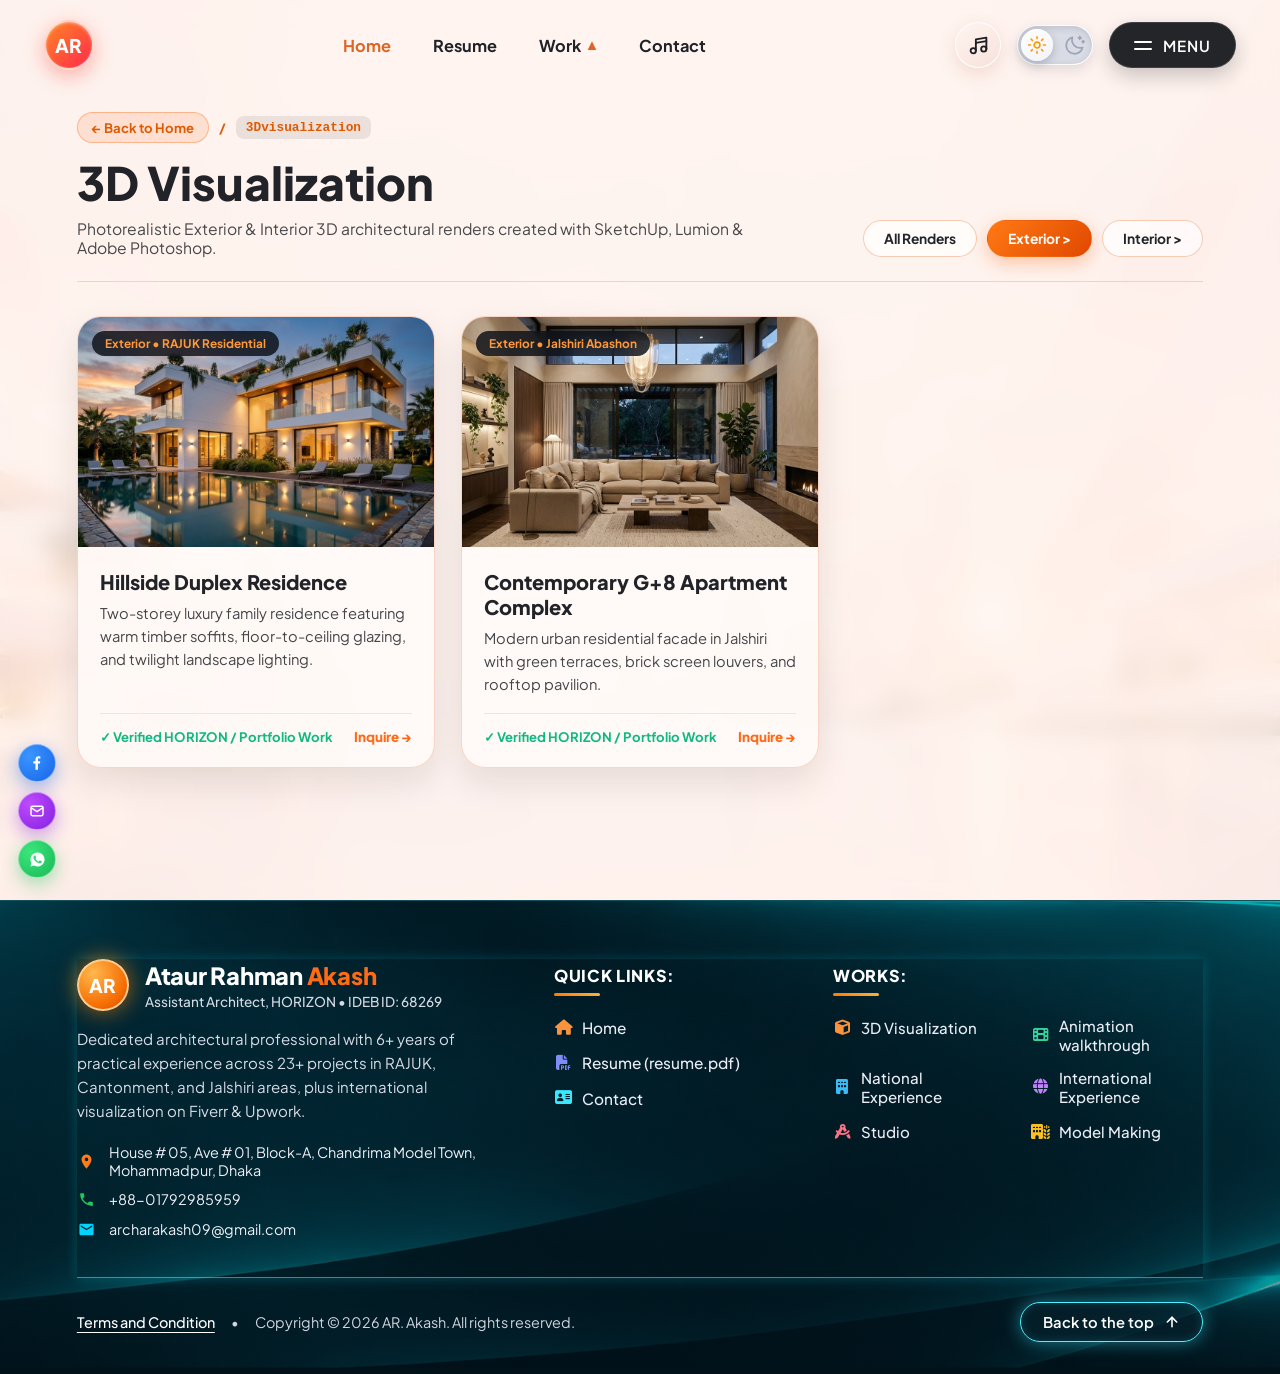
<file: 3Dvisualization/exterior/index.html>
<!DOCTYPE html>
<html lang="en">
<head>
  <base href="../../" />
  <meta charset="UTF-8" />
  <meta name="viewport" content="width=device-width, initial-scale=1.0" />
  <title>Ataur Rahman Akash | Assistant Architect, HORIZON</title>
  <link rel="stylesheet" href="https://cdnjs.cloudflare.com/ajax/libs/font-awesome/6.5.1/css/all.min.css" />
  <link rel="stylesheet" href="style.css" />
  <style>
    /* Preloader Overlay (Shown ONLY on first visit or page reload when preload.html exists) */
    html.preloading-active,
    html.preloading-active body {
      overflow: hidden !important;
    }
    #site-preloader-frame {
      position: fixed;
      inset: 0;
      width: 100%;
      height: 100%;
      border: 0;
      z-index: 99999;
      background: transparent;
      transition: opacity 0.45s ease;
    }
    body.dark-theme #site-preloader-frame {
      background: #111317;
    }
    #site-preloader-frame.fade-out {
      opacity: 0;
      pointer-events: none;
    }

    /* Colorful Font Awesome Icons inside Selected Works Card Badges */
    .work-card-icon-badge i.work-card-fa-icon {
      font-size: 21px;
      line-height: 1;
      display: inline-flex;
      align-items: center;
      justify-content: center;
      filter: drop-shadow(0 2px 6px rgba(0, 0, 0, 0.35));
    }
    .work-card-icon-badge .wc-icon-orange { color: #fb923c; }
    .work-card-icon-badge .wc-icon-green  { color: #34d399; }
    .work-card-icon-badge .wc-icon-blue   { color: #38bdf8; }
    .work-card-icon-badge .wc-icon-purple { color: #c084fc; }
    .work-card-icon-badge .wc-icon-pink   { color: #fb7185; }
    .work-card-icon-badge .wc-icon-amber  { color: #fbbf24; }
  </style>
</head>
<body>


  <!-- Continuous Background Audio Element -->
  <audio id="bg-audio" src="assets/audio.mp3" preload="auto" loop></audio>

  <!-- Navigation Bar Slot (Loaded from nav.html via script.js) -->
  <div id="nav-placeholder"></div>

  <!-- =======================================================================
       MAIN MULTI-VIEW CONTAINER: Home View (Canvas 1 + Canvas 2) & Subpage View
       ======================================================================= -->
  <main id="app-views">

    <!-- VIEW 1: HOME LANDING & SELECTED WORKS -->
    <div id="view-home">

      <!-- ===================================================================
           1ST CANVAS: LANDING PAGE HERO (PC & Mobile, Light & Dark Mode)
           =================================================================== -->
      <section class="hero-canvas" id="home">
        <!-- Office Background (bg.png) + Light/Dark Atmospheric Overlay -->
        <div class="hero-bg-layer" aria-hidden="true"></div>
        <div class="hero-atmosphere-overlay" aria-hidden="true"></div>

        <!-- Giant Backdrop Watermark Text "AKASH" -->
        <div class="hero-akash-watermark" aria-hidden="true">AKASH</div>

        <!-- Person Image (akash-bgless-professional.png) -->
        <div class="hero-portrait-wrap">
          <img
            src="assets/akash-bgless-professional.png"
            alt="Architect Ataur Rahman Akash"
            class="hero-portrait-img"
          />
        </div>

        <!-- Left Content Column (Desktop) / Bottom Centered Stack (Mobile) -->
        <div class="hero-content-col">
          <!-- Top Location Pill Badge (Desktop) -->
          <div class="hero-top-pill">
            <svg viewBox="0 0 24 24" fill="currentColor">
              <path d="M12 2L2 7v2h20V7L12 2zm-7 9v7H3v2h18v-2h-2v-7h-2v7h-4v-7h-2v7H9v-7H5z"/>
            </svg>
            <span>PORTFOLIO &bull; DHAKA, BANGLADESH</span>
          </div>

          <!-- Main Name Heading -->
          <h1 class="hero-name-title">
            <span class="first-name">Ataur Rahman</span>
            <span class="nick-name">Akash</span>
          </h1>

          <!-- Subtitle Role & HORIZON Badge -->
          <div class="hero-role-row">
            <p class="hero-role-text">
              <span class="role-light-word">Assistant</span>
              <span class="role-bold-word">Architect,</span>
            </p>
            <span class="horizon-badge">HORIZON</span>
          </div>

          <!-- Specialty Continuous Left-to-Right Marquee -->
          <div class="specialty-label">Specialty :</div>
          <div class="specialty-pill-box">
            <span class="spec-bracket">[</span>
            <div class="specialty-marquee-viewport">
              <div class="specialty-track">
                <div class="specialty-group">
                  <span class="spec-item">🏛️ Architecture</span>
                  <span class="spec-divider">|</span>
                  <span class="spec-item">🏗️ Engineering</span>
                  <span class="spec-divider">|</span>
                  <span class="spec-item">🛋️ Interior Design</span>
                  <span class="spec-divider">|</span>
                  <span class="spec-item">🏡 Miniature Model Making</span>
                  <span class="spec-divider">|</span>
                </div>
                <div class="specialty-group" aria-hidden="true">
                  <span class="spec-item">🏛️ Architecture</span>
                  <span class="spec-divider">|</span>
                  <span class="spec-item">🏗️ Engineering</span>
                  <span class="spec-divider">|</span>
                  <span class="spec-item">🛋️ Interior Design</span>
                  <span class="spec-divider">|</span>
                  <span class="spec-item">🏡 Miniature Model Making</span>
                  <span class="spec-divider">|</span>
                </div>
              </div>
            </div>
            <span class="spec-bracket">]</span>
          </div>

          <!-- 3 Primary Action Pill Buttons -->
          <div class="hero-cta-row">
            <a href="#home" onclick="openResumeModal(event); return false;" class="cta-pill-btn btn-get-resume" data-action="open-resume">
              <svg width="19" height="19" viewBox="0 0 24 24" fill="none" stroke="currentColor" stroke-width="2.1" stroke-linecap="round" stroke-linejoin="round">
                <path d="M14 2H6a2 2 0 0 0-2 2v16a2 2 0 0 0 2 2h12a2 2 0 0 0 2-2V8z"></path>
                <polyline points="14 2 14 8 20 8"></polyline>
                <path d="M9 15h6"></path>
                <path d="M9 11h6"></path>
              </svg>
              <span>Get Resume</span>
            </a>

            <a href="#works" onclick="navigateToSection('works'); return false;" class="cta-pill-btn btn-works">
              <svg width="19" height="19" viewBox="0 0 24 24" fill="none" stroke="currentColor" stroke-width="2.2" stroke-linecap="round" stroke-linejoin="round">
                <polygon points="12 2 2 7 12 12 22 7 12 2"></polygon>
                <polyline points="2 12 12 17 22 12"></polyline>
                <polyline points="2 17 12 22 22 17"></polyline>
              </svg>
              <span>Works</span>
            </a>

            <a href="#footer-section" onclick="openContactModal(); return false;" class="cta-pill-btn btn-reach-me" data-action="open-contact">
              <svg width="18" height="18" viewBox="0 0 24 24" fill="currentColor">
                <path d="M2.01 21L23 12 2.01 3 2 10l15 2-15 2z"></path>
              </svg>
              <span>Reach Me!</span>
            </a>
          </div>

          <!-- Experience Glass Card -->
          <div class="hero-exp-card">
            <div>
              <div class="exp-card-eyebrow">PORTFOLIO &bull; DHAKA, BANGLADESH</div>
              <div class="exp-card-headline">
                6+ Years Experience &bull; 23+ Projects<br />
                in RAJUK, Cantonment &amp; Jalshiri
              </div>
            </div>
            <a href="#works" onclick="navigateToPage('exp', 'all'); return false;" class="exp-card-arrow-btn" aria-label="Explore Professional Experiences" title="Explore RAJUK, Cantonment & Jalshiri Experiences">
              <svg width="22" height="22" viewBox="0 0 24 24" fill="none" stroke="currentColor" stroke-width="2.2" stroke-linecap="round" stroke-linejoin="round">
                <line x1="7" y1="17" x2="17" y2="7"></line>
                <polyline points="7 7 17 7 17 17"></polyline>
              </svg>
            </a>
          </div>
        </div>

        <!-- Scroll Down Indicator to 2nd Canvas -->
        <a href="#works" class="scroll-down-indicator">
          <svg viewBox="0 0 24 24" fill="none" stroke="currentColor" stroke-width="2.2" stroke-linecap="round" stroke-linejoin="round">
            <polyline points="6 9 12 15 18 9"></polyline>
          </svg>
          <span>SCROLL DOWN</span>
        </a>
      </section>

      <!-- ===================================================================
           2ND CANVAS: SELECTED WORKS (works-light.png in Light, work-dark.png in Dark)
           =================================================================== -->
      <section class="works-canvas" id="works">
        <div class="works-container">
          <!-- Section Header -->
          <div class="works-header-row">
            <div>
              <div class="works-eyebrow">INTERACTIVE PORTFOLIO GALLERY</div>
              <h2 class="works-main-heading">Selected <span>Works</span></h2>
              <p class="works-sub-instruction">
                Point your mouse on any card from the 6 cards to expand it and close the other 5 cards.
              </p>
            </div>
            <div class="works-header-actions">
              <span class="hover-expand-hint">Hover to Expand</span>
              <button type="button" class="subnames-open-btn" id="openActiveProjectBtn">
                <span>Click Subnames to Open Page</span>
                <span>&rarr;</span>
              </button>
            </div>
          </div>

          <!-- 6 Interactive Expandable Cards -->
          <div class="works-accordion" id="worksAccordion">

            <!-- CARD 1: 3D Visualization (Default Open) -->
            <article class="work-card active" data-index="0">
              <img src="assets/card1.jpg" alt="3D Visualization" class="work-card-bg" />
              <div class="work-card-shade"></div>
              <div class="work-card-icon-badge badge-arch">
                <i class="fa-solid fa-cube work-card-fa-icon wc-icon-orange" aria-hidden="true"></i>
              </div>
              <div class="work-card-vertical-title">3D Visualization</div>
              <div class="work-card-expanded-body">
                <div class="work-card-cat">PHOTOREALISTIC RENDERING</div>
                <button type="button" class="work-card-title-btn" data-subpage="3Dvis" onclick="event.stopPropagation(); navigateToPage('3Dvis', 'all');">
                  <span>3D Visualization</span>
                  <span>&rsaquo;</span>
                </button>
                <p class="work-card-desc">
                  High-detail daylight &amp; twilight architectural visualizations crafted with SketchUp, Lumion &amp; Photoshop.
                </p>
                <div class="work-card-btn-row">
                  <button type="button" class="work-btn-primary" data-subpage="3Dvis-ext" onclick="event.stopPropagation(); navigateToPage('3Dvis', 'exterior');">
                    <span>Exterior &rsaquo;</span>
                  </button>
                  <button type="button" class="work-btn-secondary" data-subpage="3Dvis-int" onclick="event.stopPropagation(); navigateToPage('3Dvis', 'interior');">
                    <span>Interior &rsaquo;</span>
                  </button>
                </div>
              </div>
            </article>

            <!-- CARD 2: Animation Walkthrough -->
            <article class="work-card" data-index="1">
              <img src="assets/card2.jpg" alt="Animation Walkthrough" class="work-card-bg" />
              <div class="work-card-shade"></div>
              <div class="work-card-icon-badge badge-land">
                <i class="fa-solid fa-film work-card-fa-icon wc-icon-green" aria-hidden="true"></i>
              </div>
              <div class="work-card-vertical-title">Animation Walkthrough</div>
              <div class="work-card-expanded-body">
                <div class="work-card-cat">CINEMATIC FLYTHROUGH</div>
                <button type="button" class="work-card-title-btn" data-subpage="AW" onclick="event.stopPropagation(); navigateToPage('AW', 'all');">
                  <span>Animation Walkthrough</span>
                  <span>&rsaquo;</span>
                </button>
                <p class="work-card-desc">
                  Immersive 60fps architectural walkthrough videos with realistic foliage, lighting transitions, and human life.
                </p>
                <div class="work-card-btn-row">
                  <button type="button" class="work-btn-primary" data-subpage="AW-ext" onclick="event.stopPropagation(); navigateToPage('AW', 'exterior');">
                    <span>Exterior &rsaquo;</span>
                  </button>
                  <button type="button" class="work-btn-secondary" data-subpage="AW-int" onclick="event.stopPropagation(); navigateToPage('AW', 'interior');">
                    <span>Interior &rsaquo;</span>
                  </button>
                </div>
              </div>
            </article>

            <!-- CARD 3: National Experience -->
            <article class="work-card" data-index="2">
              <img src="assets/card4.jpg" alt="National Experience" class="work-card-bg" />
              <div class="work-card-shade"></div>
              <div class="work-card-icon-badge badge-int">
                <i class="fa-solid fa-building work-card-fa-icon wc-icon-blue" aria-hidden="true"></i>
              </div>
              <div class="work-card-vertical-title">National Experience</div>
              <div class="work-card-expanded-body">
                <div class="work-card-cat">HORIZON &bull; DHAKA, BANGLADESH</div>
                <button type="button" class="work-card-title-btn" data-subpage="exp-nat" onclick="event.stopPropagation(); navigateToPage('exp', 'national');">
                  <span>National Experience</span>
                  <span>&rsaquo;</span>
                </button>
                <p class="work-card-desc">
                  Contributed to 23+ residential &amp; commercial projects across RAJUK, Dhaka Cantonment, and Jalshiri Abashon.
                </p>
                <div class="work-card-btn-row">
                  <button type="button" class="work-btn-primary" data-subpage="exp-rajuk" onclick="event.stopPropagation(); navigateToPage('exp', 'national');">
                    <span>RAJUK &amp; Jalshiri &rsaquo;</span>
                  </button>
                  <button type="button" class="work-btn-secondary" data-subpage="exp-cant" onclick="event.stopPropagation(); navigateToPage('exp', 'national');">
                    <span>Cantonment Projects &rsaquo;</span>
                  </button>
                </div>
              </div>
            </article>

            <!-- CARD 4: International Experience -->
            <article class="work-card" data-index="3">
              <img src="assets/card3.jpg" alt="International Experience" class="work-card-bg" />
              <div class="work-card-shade"></div>
              <div class="work-card-icon-badge badge-urb">
                <i class="fa-solid fa-globe work-card-fa-icon wc-icon-purple" aria-hidden="true"></i>
              </div>
              <div class="work-card-vertical-title">International Experience</div>
              <div class="work-card-expanded-body">
                <div class="work-card-cat">FIVERR &amp; UPWORK GLOBAL</div>
                <button type="button" class="work-card-title-btn" data-subpage="exp-int" onclick="event.stopPropagation(); navigateToPage('exp', 'international');">
                  <span>International Experience</span>
                  <span>&rsaquo;</span>
                </button>
                <p class="work-card-desc">
                  Global freelance architectural design, 2D drafting, 3D modeling, and walkthrough delivery for international clients.
                </p>
                <div class="work-card-btn-row">
                  <button type="button" class="work-btn-primary" data-subpage="exp-fiverr" onclick="event.stopPropagation(); navigateToPage('exp', 'international');">
                    <span>Fiverr &amp; Upwork &rsaquo;</span>
                  </button>
                  <button type="button" class="work-btn-secondary" data-subpage="exp-global" onclick="event.stopPropagation(); navigateToPage('exp', 'international');">
                    <span>Global Clients &rsaquo;</span>
                  </button>
                </div>
              </div>
            </article>

            <!-- CARD 5: Studio -->
            <article class="work-card" data-index="4">
              <img src="assets/card5.jpg" alt="Studio" class="work-card-bg" />
              <div class="work-card-shade"></div>
              <div class="work-card-icon-badge badge-stu">
                <i class="fa-solid fa-compass-drafting work-card-fa-icon wc-icon-pink" aria-hidden="true"></i>
              </div>
              <div class="work-card-vertical-title">Studio</div>
              <div class="work-card-expanded-body">
                <div class="work-card-cat">DRAFTING &amp; CONCEPT DESIGN</div>
                <button type="button" class="work-card-title-btn" data-subpage="studio" onclick="event.stopPropagation(); navigateToPage('studio', 'all');">
                  <span>Studio</span>
                  <span>&rsaquo;</span>
                </button>
                <p class="work-card-desc">
                  Comprehensive AutoCAD 2D working drawings, floor plans, structural detailing, and B.Sc. studio design sheets.
                </p>
                <div class="work-card-btn-row">
                  <button type="button" class="work-btn-primary" data-subpage="studio-wd" onclick="event.stopPropagation(); navigateToPage('studio', 'all');">
                    <span>Working Drawings &rsaquo;</span>
                  </button>
                  <button type="button" class="work-btn-secondary" data-subpage="studio-dd" onclick="event.stopPropagation(); navigateToPage('studio', 'all');">
                    <span>Design Development &rsaquo;</span>
                  </button>
                </div>
              </div>
            </article>

            <!-- CARD 6: Model Making -->
            <article class="work-card" data-index="5">
              <img src="assets/card6.jpg" alt="Model Making" class="work-card-bg" />
              <div class="work-card-shade"></div>
              <div class="work-card-icon-badge badge-con">
                <i class="fa-solid fa-building-wheat work-card-fa-icon wc-icon-amber" aria-hidden="true"></i>
              </div>
              <div class="work-card-vertical-title">Model Making</div>
              <div class="work-card-expanded-body">
                <div class="work-card-cat">PHYSICAL SCALE CRAFT</div>
                <button type="button" class="work-card-title-btn" data-subpage="model" onclick="event.stopPropagation(); navigateToPage('model', 'all');">
                  <span>Model Making</span>
                  <span>&rsaquo;</span>
                </button>
                <p class="work-card-desc">
                  Precision physical miniature architectural models, contour site topography, and illuminated presentation maquettes.
                </p>
                <div class="work-card-btn-row">
                  <button type="button" class="work-btn-primary" data-subpage="model-min" onclick="event.stopPropagation(); navigateToPage('model', 'all');">
                    <span>Miniature Models &rsaquo;</span>
                  </button>
                  <button type="button" class="work-btn-secondary" data-subpage="model-urb" onclick="event.stopPropagation(); navigateToPage('model', 'all');">
                    <span>Urban Scale &rsaquo;</span>
                  </button>
                </div>
              </div>
            </article>

          </div>

          <!-- Hidden compatibility shortcuts for quick category jump -->
          <div class="hidden-view" aria-hidden="true">
            <button type="button" onclick="navigateToPage('3Dvis', 'all')">Modern Living Spaces →</button>
            <button type="button" onclick="navigateToPage('AW', 'all')">Landscape Design →</button>
            <button type="button" onclick="navigateToPage('3Dvis', 'interior')">Interior Design →</button>
            <button type="button" onclick="navigateToPage('exp', 'national')">Urban Designs →</button>
            <button type="button" onclick="navigateToPage('studio', 'all')">Studio →</button>
            <button type="button" onclick="navigateToPage('model', 'all')">Concepts →</button>
            <button type="button" onclick="navigateToPage('3Dvis', 'all')">View Project →</button>
            <button type="button" onclick="navigateToPage('exp', 'all')">Explore More</button>
          </div>

          <!-- Bottom Scroll Down to Footer -->
          <div class="works-scroll-footer">
            <div class="works-scroll-line-row">
              <span class="works-scroll-line"></span>
              <a href="#footer-section" class="works-scroll-btn" style="text-decoration:none;">
                <svg width="20" height="20" viewBox="0 0 24 24" fill="none" stroke="currentColor" stroke-width="2.4" stroke-linecap="round" stroke-linejoin="round">
                  <polyline points="6 9 12 15 18 9"></polyline>
                </svg>
                <span>SCROLL DOWN</span>
              </a>
              <span class="works-scroll-line"></span>
            </div>
          </div>
        </div>
      </section>

    </div>

    <!-- ===================================================================
         VIEW 2: LINKED PORTFOLIO ROUTES
         Rendered dynamically with sub-category filters when navigated
         =================================================================== -->
    <section id="view-subpage" class="subpage-canvas hidden-view">
      <div class="subpage-inner">
        <div class="subpage-top-bar">
          <div>
            <div class="subpage-breadcrumb">
              <button type="button" class="subpage-back-btn" onclick="navigateToPage('home')">
                <span>&larr; Back to Home</span>
              </button>
              <span>/</span>
              <span id="subpage-filename" class="subpage-file-badge">3Dvisualization</span>
            </div>
            <h1 id="subpage-title" class="subpage-heading">3D Visualization</h1>
            <p id="subpage-subtitle" class="subpage-desc">
              Photorealistic Exterior &amp; Interior 3D architectural renders created with SketchUp, Lumion &amp; Adobe Photoshop.
            </p>
          </div>
          <div id="subpage-filter-bar" class="subpage-filters"></div>
        </div>

        <div id="subpage-projects-grid" class="subpage-grid"></div>
      </div>
    </section>

  </main>

  <!-- Footer Slot (Loaded from footer.html via script.js) -->
  <div id="footer-placeholder"></div>

  <!-- Interactive Modal Dialog for Resume (resume.pdf), Direct Contact Card & Terms -->
  <div class="portfolio-modal-backdrop" id="portfolioModal" aria-hidden="true">
    <div class="portfolio-modal-card" role="dialog" aria-modal="true">
      <button type="button" class="modal-close-btn" id="portfolioModalClose" aria-label="Close modal">&times;</button>
      <div id="portfolioModalBody"></div>
    </div>
  </div>

  <!-- Fixed Left-Bottom Social Icons (Facebook, Email, WhatsApp) -->
  <div class="hero-social-rail" aria-label="Quick Social Links">
    <a href="https://facebook.com" target="_blank" rel="noopener noreferrer" class="social-circle-btn soc-fb" title="Facebook" aria-label="Facebook">
      <svg width="16" height="16" viewBox="0 0 24 24" fill="currentColor"><path d="M15.12 5.32H17V2.14A26.11 26.11 0 0 0 14.26 2c-2.72 0-4.58 1.66-4.58 4.7v2.62H6.61v3.56h3.07V22h3.68v-9.12h3.06l.46-3.56h-3.52V6.65c0-1.05.29-1.73 1.76-1.73z"/></svg>
    </a>
    <a href="https://mail.google.com/mail/?view=cm&amp;fs=1&amp;to=archarakash09@gmail.com" target="_blank" rel="noopener noreferrer" class="social-circle-btn soc-mail" title="Email: archarakash09@gmail.com" aria-label="Send Email via Gmail">
      <svg width="16" height="16" viewBox="0 0 24 24" fill="none" stroke="currentColor" stroke-width="2.2"><rect x="3" y="5" width="18" height="14" rx="2"/><polyline points="3 7 12 13 21 7"/></svg>
    </a>
    <a href="https://wa.me/8801792985959" target="_blank" rel="noopener noreferrer" class="social-circle-btn soc-wa" title="WhatsApp: +88-01792985959" aria-label="WhatsApp">
      <svg width="17" height="17" viewBox="0 0 24 24" fill="currentColor"><path d="M12.04 2C6.58 2 2.13 6.45 2.13 11.91c0 1.75.46 3.45 1.32 4.95L2.05 22l5.25-1.38c1.45.79 3.08 1.21 4.74 1.21 5.46 0 9.91-4.45 9.91-9.91C21.95 6.45 17.5 2 12.04 2zm5.82 14.01c-.24.68-1.41 1.3-1.95 1.38-.5.08-1.13.11-1.82-.11-.42-.13-.96-.31-1.65-.61-2.92-1.26-4.82-4.21-4.97-4.4-.15-.19-1.19-1.58-1.19-3.01 0-1.43.75-2.13 1.01-2.42.26-.29.58-.36.77-.36.19 0 .39 0 .56.01.18.01.42-.07.66.5.24.58.82 2.01.89 2.15.07.15.12.32.02.51-.1.19-.15.31-.29.48-.15.17-.31.38-.44.51-.15.15-.3.31-.13.6.17.29.76 1.25 1.63 2.03 1.12 1 2.06 1.31 2.35 1.46.29.15.46.12.63-.07.17-.19.73-.85.92-1.14.19-.29.39-.24.65-.15.27.1 1.69.8 1.98.94.29.15.48.22.56.34.08.12.08.7-.16 1.38z"/></svg>
    </a>
  </div>

  <script src="script.js"></script>
</body>
</html>
</file>
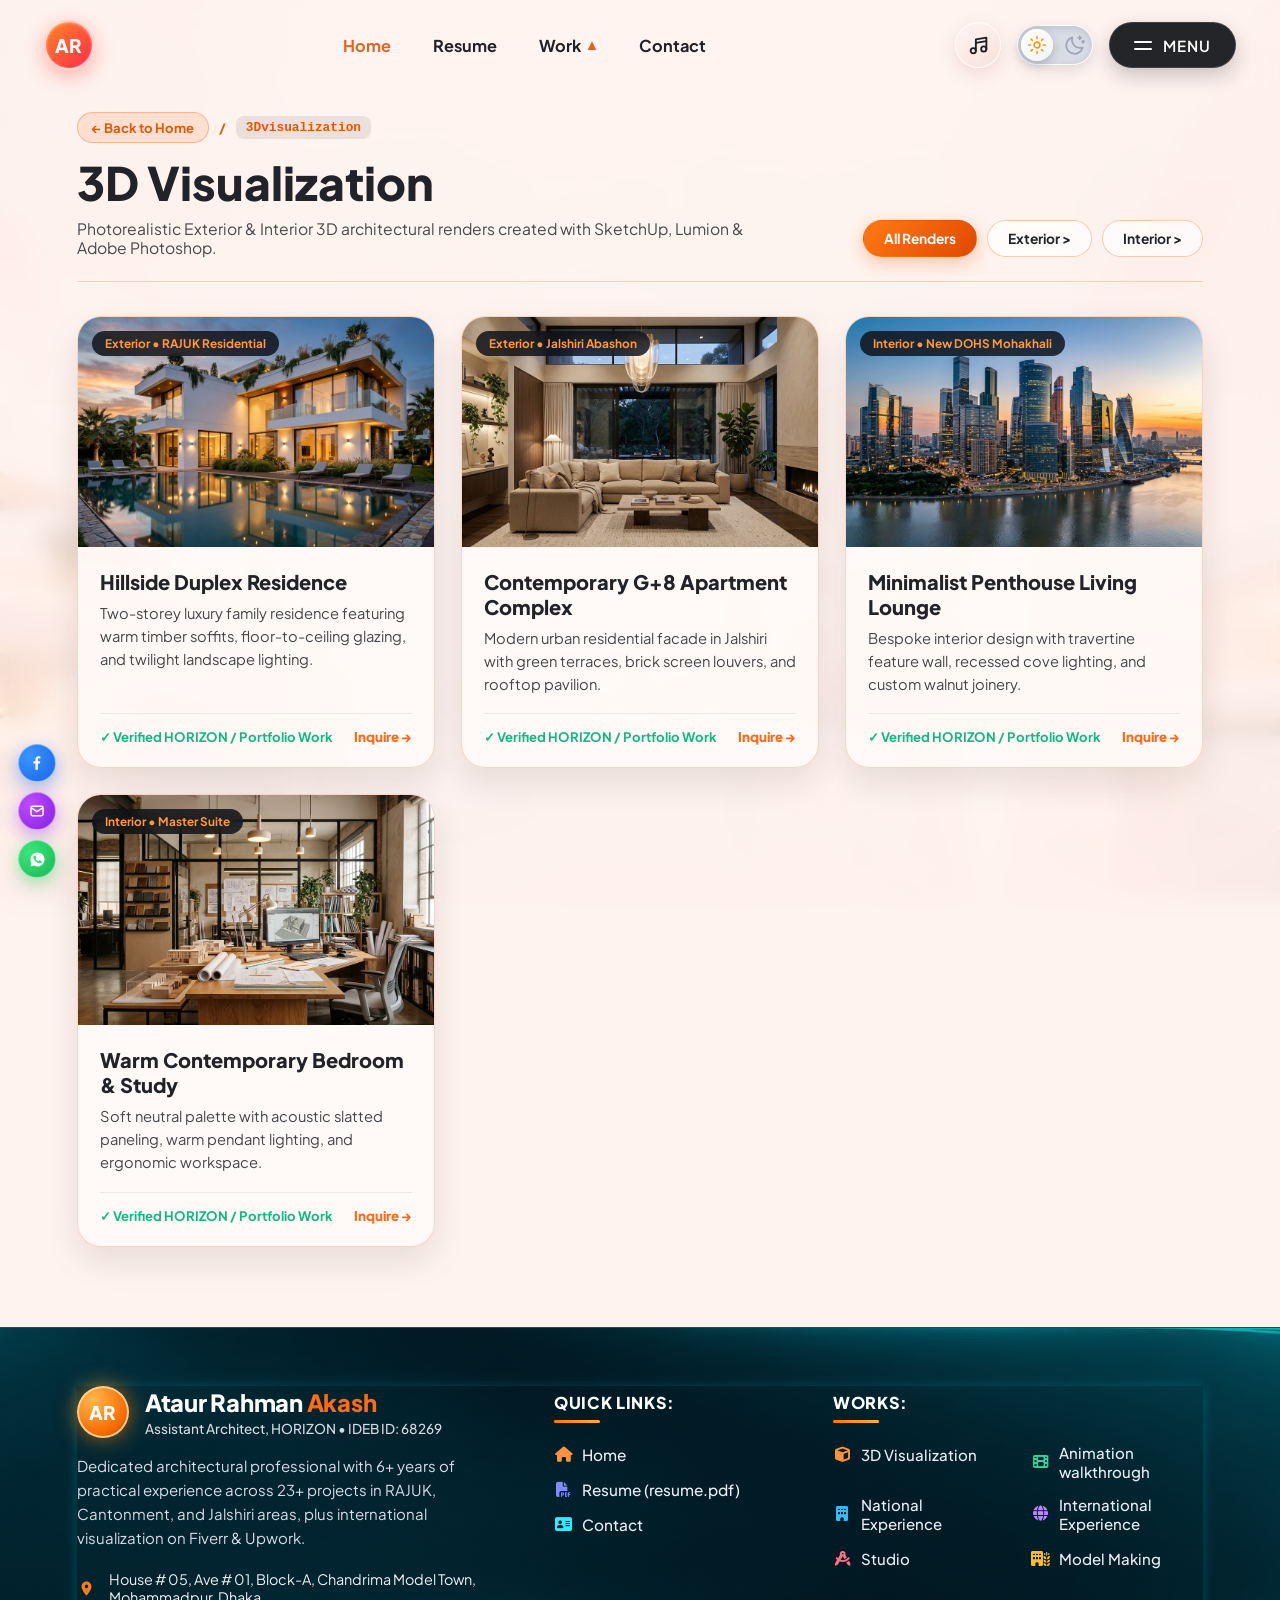
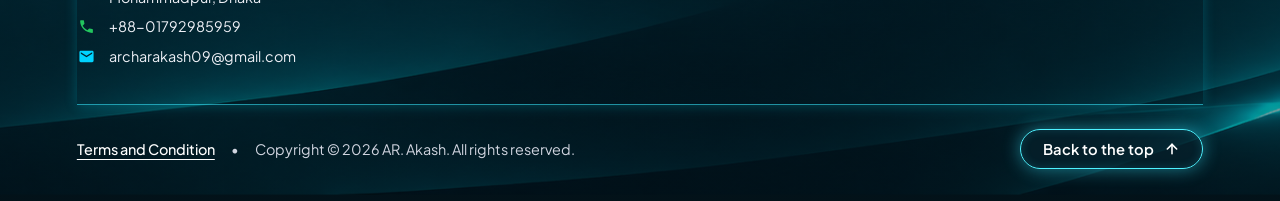
<file: 3Dvis.html>
<!DOCTYPE html>
<html lang="en">
<head>
  <meta charset="UTF-8" />
  <meta name="viewport" content="width=device-width, initial-scale=1.0" />
  <title>Ataur Rahman Akash | Assistant Architect, HORIZON</title>
  <link rel="stylesheet" href="style.css" />
</head>
<body>

  <!-- Continuous Background Audio Element -->
  <audio id="bg-audio" src="assets/audio.mp3" preload="auto" loop></audio>

  <!-- Navigation Bar Slot (Loaded from nav.html via script.js) -->
  <div id="nav-placeholder"></div>

  <!-- =======================================================================
       MAIN MULTI-VIEW CONTAINER: Home View (Canvas 1 + Canvas 2) & Subpage View
       ======================================================================= -->
  <main id="app-views">

    <!-- VIEW 1: HOME LANDING & SELECTED WORKS -->
    <div id="view-home">

      <!-- ===================================================================
           1ST CANVAS: LANDING PAGE HERO (PC & Mobile, Light & Dark Mode)
           =================================================================== -->
      <section class="hero-canvas" id="home">
        <!-- Office Background (bg.png) + Light/Dark Atmospheric Overlay -->
        <div class="hero-bg-layer" aria-hidden="true"></div>
        <div class="hero-atmosphere-overlay" aria-hidden="true"></div>

        <!-- Giant Backdrop Watermark Text "AKASH" -->
        <div class="hero-akash-watermark" aria-hidden="true">AKASH</div>

        <!-- Person Image (akash-bgless-professional.png) -->
        <div class="hero-portrait-wrap">
          <img
            src="assets/akash-bgless-professional.png"
            alt="Architect Ataur Rahman Akash"
            class="hero-portrait-img"
          />
        </div>

        <!-- Left Content Column (Desktop) / Bottom Centered Stack (Mobile) -->
        <div class="hero-content-col">
          <!-- Top Location Pill Badge (Desktop) -->
          <div class="hero-top-pill">
            <svg viewBox="0 0 24 24" fill="currentColor">
              <path d="M12 2L2 7v2h20V7L12 2zm-7 9v7H3v2h18v-2h-2v-7h-2v7h-4v-7h-2v7H9v-7H5z"/>
            </svg>
            <span>PORTFOLIO &bull; DHAKA, BANGLADESH</span>
          </div>

          <!-- Main Name Heading -->
          <h1 class="hero-name-title">
            <span class="first-name">Ataur Rahman</span>
            <span class="nick-name">Akash</span>
          </h1>

          <!-- Subtitle Role & HORIZON Badge -->
          <div class="hero-role-row">
            <p class="hero-role-text">
              <span class="role-light-word">Assistant</span>
              <span class="role-bold-word">Architect,</span>
            </p>
            <span class="horizon-badge">HORIZON</span>
          </div>

          <!-- Specialty Continuous Left-to-Right Marquee -->
          <div class="specialty-label">Specialty :</div>
          <div class="specialty-pill-box">
            <span class="spec-bracket">[</span>
            <div class="specialty-marquee-viewport">
              <div class="specialty-track">
                <div class="specialty-group">
                  <span class="spec-item">🏛️ Architecture</span>
                  <span class="spec-divider">|</span>
                  <span class="spec-item">🏗️ Engineering</span>
                  <span class="spec-divider">|</span>
                  <span class="spec-item">🛋️ Interior Design</span>
                  <span class="spec-divider">|</span>
                  <span class="spec-item">🏡 Miniature Model Making</span>
                  <span class="spec-divider">|</span>
                </div>
                <div class="specialty-group" aria-hidden="true">
                  <span class="spec-item">🏛️ Architecture</span>
                  <span class="spec-divider">|</span>
                  <span class="spec-item">🏗️ Engineering</span>
                  <span class="spec-divider">|</span>
                  <span class="spec-item">🛋️ Interior Design</span>
                  <span class="spec-divider">|</span>
                  <span class="spec-item">🏡 Miniature Model Making</span>
                  <span class="spec-divider">|</span>
                </div>
              </div>
            </div>
            <span class="spec-bracket">]</span>
          </div>

          <!-- 3 Primary Action Pill Buttons -->
          <div class="hero-cta-row">
            <a href="#home" onclick="openResumeModal(event); return false;" class="cta-pill-btn btn-get-resume" data-action="open-resume">
              <svg width="19" height="19" viewBox="0 0 24 24" fill="none" stroke="currentColor" stroke-width="2.1" stroke-linecap="round" stroke-linejoin="round">
                <path d="M14 2H6a2 2 0 0 0-2 2v16a2 2 0 0 0 2 2h12a2 2 0 0 0 2-2V8z"></path>
                <polyline points="14 2 14 8 20 8"></polyline>
                <path d="M9 15h6"></path>
                <path d="M9 11h6"></path>
              </svg>
              <span>Get Resume</span>
            </a>

            <a href="#works" onclick="navigateToSection('works'); return false;" class="cta-pill-btn btn-works">
              <svg width="19" height="19" viewBox="0 0 24 24" fill="none" stroke="currentColor" stroke-width="2.2" stroke-linecap="round" stroke-linejoin="round">
                <polygon points="12 2 2 7 12 12 22 7 12 2"></polygon>
                <polyline points="2 12 12 17 22 12"></polyline>
                <polyline points="2 17 12 22 22 17"></polyline>
              </svg>
              <span>Works</span>
            </a>

            <a href="#footer-section" onclick="openContactModal(); return false;" class="cta-pill-btn btn-reach-me" data-action="open-contact">
              <svg width="18" height="18" viewBox="0 0 24 24" fill="currentColor">
                <path d="M2.01 21L23 12 2.01 3 2 10l15 2-15 2z"></path>
              </svg>
              <span>Reach Me!</span>
            </a>
          </div>

          <!-- Experience Glass Card -->
          <div class="hero-exp-card">
            <div>
              <div class="exp-card-eyebrow">PORTFOLIO &bull; DHAKA, BANGLADESH</div>
              <div class="exp-card-headline">
                6+ Years Experience &bull; 23+ Projects<br />
                in RAJUK, Cantonment &amp; Jalshiri
              </div>
            </div>
            <a href="#works" onclick="navigateToPage('exp', 'all'); return false;" class="exp-card-arrow-btn" aria-label="Explore Professional Experiences" title="Explore RAJUK, Cantonment & Jalshiri Experiences">
              <svg width="22" height="22" viewBox="0 0 24 24" fill="none" stroke="currentColor" stroke-width="2.2" stroke-linecap="round" stroke-linejoin="round">
                <line x1="7" y1="17" x2="17" y2="7"></line>
                <polyline points="7 7 17 7 17 17"></polyline>
              </svg>
            </a>
          </div>
        </div>

<!-- Scroll Down Indicator to 2nd Canvas -->
        <a href="#works" class="scroll-down-indicator">
          <svg viewBox="0 0 24 24" fill="none" stroke="currentColor" stroke-width="2.2" stroke-linecap="round" stroke-linejoin="round">
            <polyline points="6 9 12 15 18 9"></polyline>
          </svg>
          <span>SCROLL DOWN</span>
        </a>
      </section>

      <!-- ===================================================================
           2ND CANVAS: SELECTED WORKS (works-light.png in Light, work-dark.png in Dark)
           Updated with the exact 6 Work Categories, Descriptions & Subname Links from Zip
           =================================================================== -->
      <section class="works-canvas" id="works">
        <div class="works-container">
          <!-- Section Header -->
          <div class="works-header-row">
            <div>
              <div class="works-eyebrow">INTERACTIVE PORTFOLIO GALLERY</div>
              <h2 class="works-main-heading">Selected <span>Works</span></h2>
              <p class="works-sub-instruction">
                Point your mouse on any card from the 6 cards to expand it and close the other 5 cards.
              </p>
            </div>
            <div class="works-header-actions">
              <span class="hover-expand-hint">Hover to Expand</span>
              <button type="button" class="subnames-open-btn" id="openActiveProjectBtn">
                <span>Click Subnames to Open Page</span>
                <span>&rarr;</span>
              </button>
            </div>
          </div>

          <!-- 6 Interactive Expandable Cards (Imported from portfolio.gemini.new.zip) -->
          <div class="works-accordion" id="worksAccordion">

            <!-- CARD 1: 3D Visualization (Default Open) -->
            <article class="work-card active" data-index="0">
              <img src="assets/card1.jpg" alt="3D Visualization" class="work-card-bg" />
              <div class="work-card-shade"></div>
              <div class="work-card-icon-badge badge-arch">
                <svg width="22" height="22" viewBox="0 0 24 24" fill="none" stroke="currentColor" stroke-width="2.2">
                  <path d="M21 16V8a2 2 0 0 0-1-1.73l-7-4a2 2 0 0 0-2 0l-7 4A2 2 0 0 0 3 8v8a2 2 0 0 0 1 1.73l7 4a2 2 0 0 0 2 0l7-4A2 2 0 0 0 21 16z"/>
                </svg>
              </div>
              <div class="work-card-vertical-title">3D Visualization</div>
              <div class="work-card-expanded-body">
                <div class="work-card-cat">PHOTOREALISTIC RENDERING</div>
                <button type="button" class="work-card-title-btn" data-subpage="3Dvis" onclick="event.stopPropagation(); navigateToPage('3Dvis', 'all');">
                  <span>3D Visualization</span>
                  <span>&rsaquo;</span>
                </button>
                <p class="work-card-desc">
                  High-detail daylight &amp; twilight architectural visualizations crafted with SketchUp, Lumion &amp; Photoshop.
                </p>
                <div class="work-card-btn-row">
                  <button type="button" class="work-btn-primary" data-subpage="3Dvis-ext" onclick="event.stopPropagation(); navigateToPage('3Dvis', 'exterior');">
                    <span>Exterior &rsaquo;</span>
                  </button>
                  <button type="button" class="work-btn-secondary" data-subpage="3Dvis-int" onclick="event.stopPropagation(); navigateToPage('3Dvis', 'interior');">
                    <span>Interior &rsaquo;</span>
                  </button>
                </div>
              </div>
            </article>

            <!-- CARD 2: Animation Walkthrough -->
            <article class="work-card" data-index="1">
              <img src="assets/card2.jpg" alt="Animation Walkthrough" class="work-card-bg" />
              <div class="work-card-shade"></div>
              <div class="work-card-icon-badge badge-land">
                <svg width="22" height="22" viewBox="0 0 24 24" fill="none" stroke="currentColor" stroke-width="2.2">
                  <rect x="2" y="4" width="20" height="16" rx="2"/><path d="m10 9 5 3-5 3V9z"/>
                </svg>
              </div>
              <div class="work-card-vertical-title">Animation Walkthrough</div>
              <div class="work-card-expanded-body">
                <div class="work-card-cat">CINEMATIC FLYTHROUGH</div>
                <button type="button" class="work-card-title-btn" data-subpage="AW" onclick="event.stopPropagation(); navigateToPage('AW', 'all');">
                  <span>Animation Walkthrough</span>
                  <span>&rsaquo;</span>
                </button>
                <p class="work-card-desc">
                  Immersive 60fps architectural walkthrough videos with realistic foliage, lighting transitions, and human life.
                </p>
                <div class="work-card-btn-row">
                  <button type="button" class="work-btn-primary" data-subpage="AW-ext" onclick="event.stopPropagation(); navigateToPage('AW', 'exterior');">
                    <span>Exterior &rsaquo;</span>
                  </button>
                  <button type="button" class="work-btn-secondary" data-subpage="AW-int" onclick="event.stopPropagation(); navigateToPage('AW', 'interior');">
                    <span>Interior &rsaquo;</span>
                  </button>
                </div>
              </div>
            </article>

            <!-- CARD 3: National Experience -->
            <article class="work-card" data-index="2">
              <img src="assets/card4.jpg" alt="National Experience" class="work-card-bg" />
              <div class="work-card-shade"></div>
              <div class="work-card-icon-badge badge-int">
                <svg width="22" height="22" viewBox="0 0 24 24" fill="none" stroke="currentColor" stroke-width="2.2">
                  <rect x="4" y="2" width="16" height="20" rx="2"/><path d="M9 6h2M13 6h2M9 10h2M13 10h2M9 14h2M13 14h2"/>
                </svg>
              </div>
              <div class="work-card-vertical-title">National Experience</div>
              <div class="work-card-expanded-body">
                <div class="work-card-cat">HORIZON &bull; DHAKA, BANGLADESH</div>
                <button type="button" class="work-card-title-btn" data-subpage="exp-nat" onclick="event.stopPropagation(); navigateToPage('exp', 'national');">
                  <span>National Experience</span>
                  <span>&rsaquo;</span>
                </button>
                <p class="work-card-desc">
                  Contributed to 23+ residential &amp; commercial projects across RAJUK, Dhaka Cantonment, and Jalshiri Abashon.
                </p>
                <div class="work-card-btn-row">
                  <button type="button" class="work-btn-primary" data-subpage="exp-rajuk" onclick="event.stopPropagation(); navigateToPage('exp', 'national');">
                    <span>RAJUK &amp; Jalshiri &rsaquo;</span>
                  </button>
                  <button type="button" class="work-btn-secondary" data-subpage="exp-cant" onclick="event.stopPropagation(); navigateToPage('exp', 'national');">
                    <span>Cantonment Projects &rsaquo;</span>
                  </button>
                </div>
              </div>
            </article>

            <!-- CARD 4: International Experience -->
            <article class="work-card" data-index="3">
              <img src="assets/card3.jpg" alt="International Experience" class="work-card-bg" />
              <div class="work-card-shade"></div>
              <div class="work-card-icon-badge badge-urb">
                <svg width="22" height="22" viewBox="0 0 24 24" fill="none" stroke="currentColor" stroke-width="2.2">
                  <circle cx="12" cy="12" r="10"/><path d="M2 12h20M12 2a15.3 15.3 0 0 1 4 10 15.3 15.3 0 0 1-4 10 15.3 15.3 0 0 1-4-10 15.3 15.3 0 0 1 4-10z"/>
                </svg>
              </div>
              <div class="work-card-vertical-title">International Experience</div>
              <div class="work-card-expanded-body">
                <div class="work-card-cat">FIVERR &amp; UPWORK GLOBAL</div>
                <button type="button" class="work-card-title-btn" data-subpage="exp-int" onclick="event.stopPropagation(); navigateToPage('exp', 'international');">
                  <span>International Experience</span>
                  <span>&rsaquo;</span>
                </button>
                <p class="work-card-desc">
                  Global freelance architectural design, 2D drafting, 3D modeling, and walkthrough delivery for international clients.
                </p>
                <div class="work-card-btn-row">
                  <button type="button" class="work-btn-primary" data-subpage="exp-fiverr" onclick="event.stopPropagation(); navigateToPage('exp', 'international');">
                    <span>Fiverr &amp; Upwork &rsaquo;</span>
                  </button>
                  <button type="button" class="work-btn-secondary" data-subpage="exp-global" onclick="event.stopPropagation(); navigateToPage('exp', 'international');">
                    <span>Global Clients &rsaquo;</span>
                  </button>
                </div>
              </div>
            </article>

            <!-- CARD 5: Studio -->
            <article class="work-card" data-index="4">
              <img src="assets/card5.jpg" alt="Studio" class="work-card-bg" />
              <div class="work-card-shade"></div>
              <div class="work-card-icon-badge badge-stu">
                <svg width="22" height="22" viewBox="0 0 24 24" fill="none" stroke="currentColor" stroke-width="2.2">
                  <path d="m12 3-9 18M12 3l9 18M6 15h12"/>
                </svg>
              </div>
              <div class="work-card-vertical-title">Studio</div>
              <div class="work-card-expanded-body">
                <div class="work-card-cat">DRAFTING &amp; CONCEPT DESIGN</div>
                <button type="button" class="work-card-title-btn" data-subpage="studio" onclick="event.stopPropagation(); navigateToPage('studio', 'all');">
                  <span>Studio</span>
                  <span>&rsaquo;</span>
                </button>
                <p class="work-card-desc">
                  Comprehensive AutoCAD 2D working drawings, floor plans, structural detailing, and B.Sc. studio design sheets.
                </p>
                <div class="work-card-btn-row">
                  <button type="button" class="work-btn-primary" data-subpage="studio-wd" onclick="event.stopPropagation(); navigateToPage('studio', 'all');">
                    <span>Working Drawings &rsaquo;</span>
                  </button>
                  <button type="button" class="work-btn-secondary" data-subpage="studio-dd" onclick="event.stopPropagation(); navigateToPage('studio', 'all');">
                    <span>Design Development &rsaquo;</span>
                  </button>
                </div>
              </div>
            </article>

            <!-- CARD 6: Model Making -->
            <article class="work-card" data-index="5">
              <img src="assets/card6.jpg" alt="Model Making" class="work-card-bg" />
              <div class="work-card-shade"></div>
              <div class="work-card-icon-badge badge-con">
                <svg width="22" height="22" viewBox="0 0 24 24" fill="none" stroke="currentColor" stroke-width="2.2">
                  <path d="M3 21h18M5 21V7l8-4v18M19 21V11l-6-4"/>
                </svg>
              </div>
              <div class="work-card-vertical-title">Model Making</div>
              <div class="work-card-expanded-body">
                <div class="work-card-cat">PHYSICAL SCALE CRAFT</div>
                <button type="button" class="work-card-title-btn" data-subpage="model" onclick="event.stopPropagation(); navigateToPage('model', 'all');">
                  <span>Model Making</span>
                  <span>&rsaquo;</span>
                </button>
                <p class="work-card-desc">
                  Precision physical miniature architectural models, contour site topography, and illuminated presentation maquettes.
                </p>
                <div class="work-card-btn-row">
                  <button type="button" class="work-btn-primary" data-subpage="model-min" onclick="event.stopPropagation(); navigateToPage('model', 'all');">
                    <span>Miniature Models &rsaquo;</span>
                  </button>
                  <button type="button" class="work-btn-secondary" data-subpage="model-urb" onclick="event.stopPropagation(); navigateToPage('model', 'all');">
                    <span>Urban Scale &rsaquo;</span>
                  </button>
                </div>
              </div>
            </article>

          </div>

          <!-- Hidden compatibility shortcuts for quick category jump -->
          <div class="hidden-view" aria-hidden="true">
            <button type="button" onclick="navigateToPage('3Dvis', 'all')">Modern Living Spaces →</button>
            <button type="button" onclick="navigateToPage('AW', 'all')">Landscape Design →</button>
            <button type="button" onclick="navigateToPage('3Dvis', 'interior')">Interior Design →</button>
            <button type="button" onclick="navigateToPage('exp', 'national')">Urban Designs →</button>
            <button type="button" onclick="navigateToPage('studio', 'all')">Studio →</button>
            <button type="button" onclick="navigateToPage('model', 'all')">Concepts →</button>
            <button type="button" onclick="navigateToPage('3Dvis', 'all')">View Project →</button>
            <button type="button" onclick="navigateToPage('exp', 'all')">Explore More</button>
          </div>

          <!-- Bottom Scroll Down to Footer -->
          <div class="works-scroll-footer">
            <div class="works-scroll-line-row">
              <span class="works-scroll-line"></span>
              <a href="#footer-section" class="works-scroll-btn" style="text-decoration:none;">
                <svg width="20" height="20" viewBox="0 0 24 24" fill="none" stroke="currentColor" stroke-width="2.4" stroke-linecap="round" stroke-linejoin="round">
                  <polyline points="6 9 12 15 18 9"></polyline>
                </svg>
                <span>SCROLL DOWN</span>
              </a>
              <span class="works-scroll-line"></span>
            </div>
          </div>
        </div>
      </section>

    </div>

    <!-- ===================================================================
         VIEW 2: LINKED PORTFOLIO ROUTES
         Rendered dynamically with sub-category filters when navigated
         =================================================================== -->
    <section id="view-subpage" class="subpage-canvas hidden-view">
      <div class="subpage-inner">
        <div class="subpage-top-bar">
          <div>
            <div class="subpage-breadcrumb">
              <button type="button" class="subpage-back-btn" onclick="navigateToPage('home')">
                <span>&larr; Back to Home</span>
              </button>
              <span>/</span>
              <span id="subpage-filename" class="subpage-file-badge">3Dvisualization</span>
            </div>
            <h1 id="subpage-title" class="subpage-heading">3D Visualization</h1>
            <p id="subpage-subtitle" class="subpage-desc">
              Photorealistic Exterior &amp; Interior 3D architectural renders created with SketchUp, Lumion &amp; Adobe Photoshop.
            </p>
          </div>
          <div id="subpage-filter-bar" class="subpage-filters"></div>
        </div>

        <div id="subpage-projects-grid" class="subpage-grid"></div>
      </div>
    </section>

  </main>

  <!-- Footer Slot (Loaded from footer.html via script.js) -->
  <div id="footer-placeholder"></div>

  <!-- Interactive Modal Dialog for Resume (resume.pdf), Direct Contact Card & Terms -->
  <div class="portfolio-modal-backdrop" id="portfolioModal" aria-hidden="true">
    <div class="portfolio-modal-card" role="dialog" aria-modal="true">
      <button type="button" class="modal-close-btn" id="portfolioModalClose" aria-label="Close modal">&times;</button>
      <div id="portfolioModalBody"></div>
    </div>
  </div>

  <!-- Fixed Left-Bottom Social Icons (Facebook, Email, WhatsApp) -->
  <div class="hero-social-rail" aria-label="Quick Social Links">
    <a href="https://facebook.com" target="_blank" rel="noopener noreferrer" class="social-circle-btn soc-fb" title="Facebook" aria-label="Facebook">
      <svg width="16" height="16" viewBox="0 0 24 24" fill="currentColor"><path d="M15.12 5.32H17V2.14A26.11 26.11 0 0 0 14.26 2c-2.72 0-4.58 1.66-4.58 4.7v2.62H6.61v3.56h3.07V22h3.68v-9.12h3.06l.46-3.56h-3.52V6.65c0-1.05.29-1.73 1.76-1.73z"/></svg>
    </a>
    <a href="https://mail.google.com/mail/?view=cm&amp;fs=1&amp;to=archarakash09@gmail.com" target="_blank" rel="noopener noreferrer" class="social-circle-btn soc-mail" title="Email: archarakash09@gmail.com" aria-label="Send Email via Gmail">
      <svg width="16" height="16" viewBox="0 0 24 24" fill="none" stroke="currentColor" stroke-width="2.2"><rect x="3" y="5" width="18" height="14" rx="2"/><polyline points="3 7 12 13 21 7"/></svg>
    </a>
    <a href="https://wa.me/8801792985959" target="_blank" rel="noopener noreferrer" class="social-circle-btn soc-wa" title="WhatsApp: +88-01792985959" aria-label="WhatsApp">
      <svg width="17" height="17" viewBox="0 0 24 24" fill="currentColor"><path d="M12.04 2C6.58 2 2.13 6.45 2.13 11.91c0 1.75.46 3.45 1.32 4.95L2.05 22l5.25-1.38c1.45.79 3.08 1.21 4.74 1.21 5.46 0 9.91-4.45 9.91-9.91C21.95 6.45 17.5 2 12.04 2zm5.82 14.01c-.24.68-1.41 1.3-1.95 1.38-.5.08-1.13.11-1.82-.11-.42-.13-.96-.31-1.65-.61-2.92-1.26-4.82-4.21-4.97-4.4-.15-.19-1.19-1.58-1.19-3.01 0-1.43.75-2.13 1.01-2.42.26-.29.58-.36.77-.36.19 0 .39 0 .56.01.18.01.42-.07.66.5.24.58.82 2.01.89 2.15.07.15.12.32.02.51-.1.19-.15.31-.29.48-.15.17-.31.38-.44.51-.15.15-.3.31-.13.6.17.29.76 1.25 1.63 2.03 1.12 1 2.06 1.31 2.35 1.46.29.15.46.12.63-.07.17-.19.73-.85.92-1.14.19-.29.39-.24.65-.15.27.1 1.69.8 1.98.94.29.15.48.22.56.34.08.12.08.7-.16 1.38z"/></svg>
    </a>
  </div>

  <script src="script.js"></script>

  <script>
    window.addEventListener("DOMContentLoaded", function() {
      var h = (window.location.hash || "").replace("#", "") || "all";
      setTimeout(function() { if (window.navigateToPage) window.navigateToPage("3Dvis", h); }, 60);
    });
  </script>
</body>
</html>
</file>
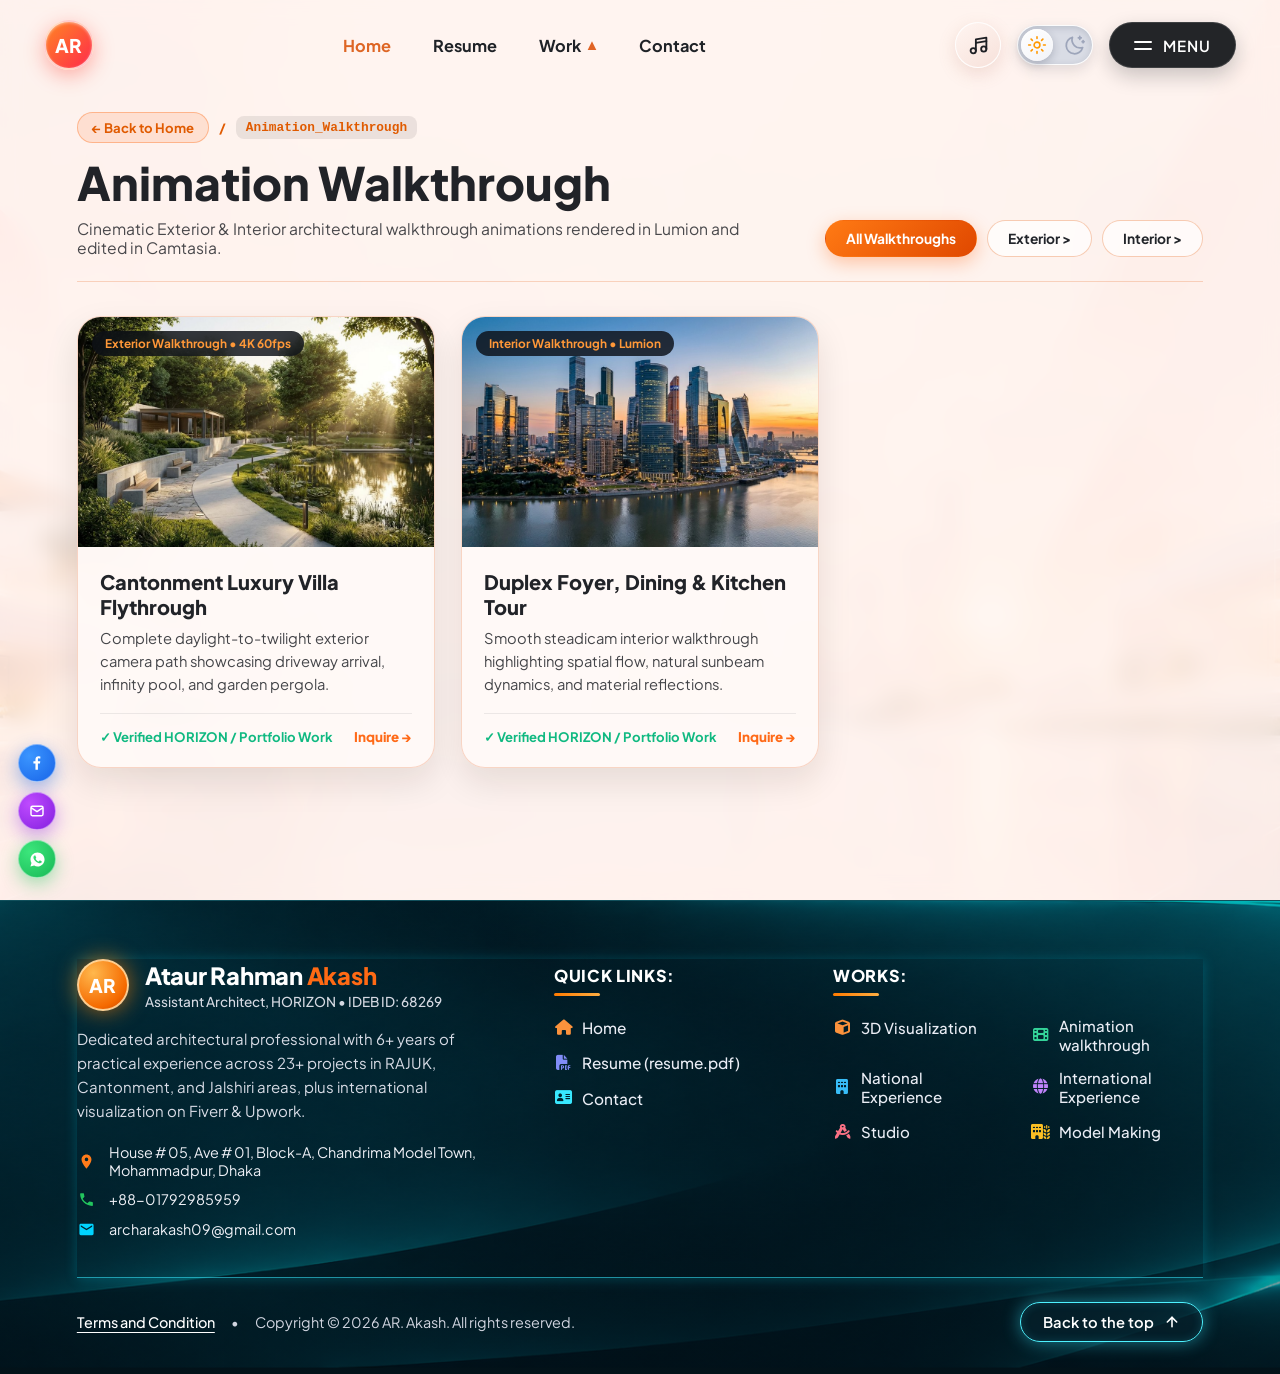
<file: AW.html>
<!DOCTYPE html>
<html lang="en">
<head>
  <meta charset="UTF-8" />
  <meta name="viewport" content="width=device-width, initial-scale=1.0" />
  <title>Ataur Rahman Akash | Assistant Architect, HORIZON</title>
  <link rel="stylesheet" href="style.css" />
</head>
<body>

  <!-- Continuous Background Audio Element -->
  <audio id="bg-audio" src="assets/audio.mp3" preload="auto" loop></audio>

  <!-- Navigation Bar Slot (Loaded from nav.html via script.js) -->
  <div id="nav-placeholder"></div>

  <!-- =======================================================================
       MAIN MULTI-VIEW CONTAINER: Home View (Canvas 1 + Canvas 2) & Subpage View
       ======================================================================= -->
  <main id="app-views">

    <!-- VIEW 1: HOME LANDING & SELECTED WORKS -->
    <div id="view-home">

      <!-- ===================================================================
           1ST CANVAS: LANDING PAGE HERO (PC & Mobile, Light & Dark Mode)
           =================================================================== -->
      <section class="hero-canvas" id="home">
        <!-- Office Background (bg.png) + Light/Dark Atmospheric Overlay -->
        <div class="hero-bg-layer" aria-hidden="true"></div>
        <div class="hero-atmosphere-overlay" aria-hidden="true"></div>

        <!-- Giant Backdrop Watermark Text "AKASH" -->
        <div class="hero-akash-watermark" aria-hidden="true">AKASH</div>

        <!-- Person Image (akash-bgless-professional.png) -->
        <div class="hero-portrait-wrap">
          <img
            src="assets/akash-bgless-professional.png"
            alt="Architect Ataur Rahman Akash"
            class="hero-portrait-img"
          />
        </div>

        <!-- Left Content Column (Desktop) / Bottom Centered Stack (Mobile) -->
        <div class="hero-content-col">
          <!-- Top Location Pill Badge (Desktop) -->
          <div class="hero-top-pill">
            <svg viewBox="0 0 24 24" fill="currentColor">
              <path d="M12 2L2 7v2h20V7L12 2zm-7 9v7H3v2h18v-2h-2v-7h-2v7h-4v-7h-2v7H9v-7H5z"/>
            </svg>
            <span>PORTFOLIO &bull; DHAKA, BANGLADESH</span>
          </div>

          <!-- Main Name Heading -->
          <h1 class="hero-name-title">
            <span class="first-name">Ataur Rahman</span>
            <span class="nick-name">Akash</span>
          </h1>

          <!-- Subtitle Role & HORIZON Badge -->
          <div class="hero-role-row">
            <p class="hero-role-text">
              <span class="role-light-word">Assistant</span>
              <span class="role-bold-word">Architect,</span>
            </p>
            <span class="horizon-badge">HORIZON</span>
          </div>

          <!-- Specialty Continuous Left-to-Right Marquee -->
          <div class="specialty-label">Specialty :</div>
          <div class="specialty-pill-box">
            <span class="spec-bracket">[</span>
            <div class="specialty-marquee-viewport">
              <div class="specialty-track">
                <div class="specialty-group">
                  <span class="spec-item">🏛️ Architecture</span>
                  <span class="spec-divider">|</span>
                  <span class="spec-item">🏗️ Engineering</span>
                  <span class="spec-divider">|</span>
                  <span class="spec-item">🛋️ Interior Design</span>
                  <span class="spec-divider">|</span>
                  <span class="spec-item">🏡 Miniature Model Making</span>
                  <span class="spec-divider">|</span>
                </div>
                <div class="specialty-group" aria-hidden="true">
                  <span class="spec-item">🏛️ Architecture</span>
                  <span class="spec-divider">|</span>
                  <span class="spec-item">🏗️ Engineering</span>
                  <span class="spec-divider">|</span>
                  <span class="spec-item">🛋️ Interior Design</span>
                  <span class="spec-divider">|</span>
                  <span class="spec-item">🏡 Miniature Model Making</span>
                  <span class="spec-divider">|</span>
                </div>
              </div>
            </div>
            <span class="spec-bracket">]</span>
          </div>

          <!-- 3 Primary Action Pill Buttons -->
          <div class="hero-cta-row">
            <a href="#home" onclick="openResumeModal(event); return false;" class="cta-pill-btn btn-get-resume" data-action="open-resume">
              <svg width="19" height="19" viewBox="0 0 24 24" fill="none" stroke="currentColor" stroke-width="2.1" stroke-linecap="round" stroke-linejoin="round">
                <path d="M14 2H6a2 2 0 0 0-2 2v16a2 2 0 0 0 2 2h12a2 2 0 0 0 2-2V8z"></path>
                <polyline points="14 2 14 8 20 8"></polyline>
                <path d="M9 15h6"></path>
                <path d="M9 11h6"></path>
              </svg>
              <span>Get Resume</span>
            </a>

            <a href="#works" onclick="navigateToSection('works'); return false;" class="cta-pill-btn btn-works">
              <svg width="19" height="19" viewBox="0 0 24 24" fill="none" stroke="currentColor" stroke-width="2.2" stroke-linecap="round" stroke-linejoin="round">
                <polygon points="12 2 2 7 12 12 22 7 12 2"></polygon>
                <polyline points="2 12 12 17 22 12"></polyline>
                <polyline points="2 17 12 22 22 17"></polyline>
              </svg>
              <span>Works</span>
            </a>

            <a href="#footer-section" onclick="openContactModal(); return false;" class="cta-pill-btn btn-reach-me" data-action="open-contact">
              <svg width="18" height="18" viewBox="0 0 24 24" fill="currentColor">
                <path d="M2.01 21L23 12 2.01 3 2 10l15 2-15 2z"></path>
              </svg>
              <span>Reach Me!</span>
            </a>
          </div>

          <!-- Experience Glass Card -->
          <div class="hero-exp-card">
            <div>
              <div class="exp-card-eyebrow">PORTFOLIO &bull; DHAKA, BANGLADESH</div>
              <div class="exp-card-headline">
                6+ Years Experience &bull; 23+ Projects<br />
                in RAJUK, Cantonment &amp; Jalshiri
              </div>
            </div>
            <a href="#works" onclick="navigateToPage('exp', 'all'); return false;" class="exp-card-arrow-btn" aria-label="Explore Professional Experiences" title="Explore RAJUK, Cantonment & Jalshiri Experiences">
              <svg width="22" height="22" viewBox="0 0 24 24" fill="none" stroke="currentColor" stroke-width="2.2" stroke-linecap="round" stroke-linejoin="round">
                <line x1="7" y1="17" x2="17" y2="7"></line>
                <polyline points="7 7 17 7 17 17"></polyline>
              </svg>
            </a>
          </div>
        </div>

<!-- Scroll Down Indicator to 2nd Canvas -->
        <a href="#works" class="scroll-down-indicator">
          <svg viewBox="0 0 24 24" fill="none" stroke="currentColor" stroke-width="2.2" stroke-linecap="round" stroke-linejoin="round">
            <polyline points="6 9 12 15 18 9"></polyline>
          </svg>
          <span>SCROLL DOWN</span>
        </a>
      </section>

      <!-- ===================================================================
           2ND CANVAS: SELECTED WORKS (works-light.png in Light, work-dark.png in Dark)
           Updated with the exact 6 Work Categories, Descriptions & Subname Links from Zip
           =================================================================== -->
      <section class="works-canvas" id="works">
        <div class="works-container">
          <!-- Section Header -->
          <div class="works-header-row">
            <div>
              <div class="works-eyebrow">INTERACTIVE PORTFOLIO GALLERY</div>
              <h2 class="works-main-heading">Selected <span>Works</span></h2>
              <p class="works-sub-instruction">
                Point your mouse on any card from the 6 cards to expand it and close the other 5 cards.
              </p>
            </div>
            <div class="works-header-actions">
              <span class="hover-expand-hint">Hover to Expand</span>
              <button type="button" class="subnames-open-btn" id="openActiveProjectBtn">
                <span>Click Subnames to Open Page</span>
                <span>&rarr;</span>
              </button>
            </div>
          </div>

          <!-- 6 Interactive Expandable Cards (Imported from portfolio.gemini.new.zip) -->
          <div class="works-accordion" id="worksAccordion">

            <!-- CARD 1: 3D Visualization (Default Open) -->
            <article class="work-card active" data-index="0">
              <img src="assets/card1.jpg" alt="3D Visualization" class="work-card-bg" />
              <div class="work-card-shade"></div>
              <div class="work-card-icon-badge badge-arch">
                <svg width="22" height="22" viewBox="0 0 24 24" fill="none" stroke="currentColor" stroke-width="2.2">
                  <path d="M21 16V8a2 2 0 0 0-1-1.73l-7-4a2 2 0 0 0-2 0l-7 4A2 2 0 0 0 3 8v8a2 2 0 0 0 1 1.73l7 4a2 2 0 0 0 2 0l7-4A2 2 0 0 0 21 16z"/>
                </svg>
              </div>
              <div class="work-card-vertical-title">3D Visualization</div>
              <div class="work-card-expanded-body">
                <div class="work-card-cat">PHOTOREALISTIC RENDERING</div>
                <button type="button" class="work-card-title-btn" data-subpage="3Dvis" onclick="event.stopPropagation(); navigateToPage('3Dvis', 'all');">
                  <span>3D Visualization</span>
                  <span>&rsaquo;</span>
                </button>
                <p class="work-card-desc">
                  High-detail daylight &amp; twilight architectural visualizations crafted with SketchUp, Lumion &amp; Photoshop.
                </p>
                <div class="work-card-btn-row">
                  <button type="button" class="work-btn-primary" data-subpage="3Dvis-ext" onclick="event.stopPropagation(); navigateToPage('3Dvis', 'exterior');">
                    <span>Exterior &rsaquo;</span>
                  </button>
                  <button type="button" class="work-btn-secondary" data-subpage="3Dvis-int" onclick="event.stopPropagation(); navigateToPage('3Dvis', 'interior');">
                    <span>Interior &rsaquo;</span>
                  </button>
                </div>
              </div>
            </article>

            <!-- CARD 2: Animation Walkthrough -->
            <article class="work-card" data-index="1">
              <img src="assets/card2.jpg" alt="Animation Walkthrough" class="work-card-bg" />
              <div class="work-card-shade"></div>
              <div class="work-card-icon-badge badge-land">
                <svg width="22" height="22" viewBox="0 0 24 24" fill="none" stroke="currentColor" stroke-width="2.2">
                  <rect x="2" y="4" width="20" height="16" rx="2"/><path d="m10 9 5 3-5 3V9z"/>
                </svg>
              </div>
              <div class="work-card-vertical-title">Animation Walkthrough</div>
              <div class="work-card-expanded-body">
                <div class="work-card-cat">CINEMATIC FLYTHROUGH</div>
                <button type="button" class="work-card-title-btn" data-subpage="AW" onclick="event.stopPropagation(); navigateToPage('AW', 'all');">
                  <span>Animation Walkthrough</span>
                  <span>&rsaquo;</span>
                </button>
                <p class="work-card-desc">
                  Immersive 60fps architectural walkthrough videos with realistic foliage, lighting transitions, and human life.
                </p>
                <div class="work-card-btn-row">
                  <button type="button" class="work-btn-primary" data-subpage="AW-ext" onclick="event.stopPropagation(); navigateToPage('AW', 'exterior');">
                    <span>Exterior &rsaquo;</span>
                  </button>
                  <button type="button" class="work-btn-secondary" data-subpage="AW-int" onclick="event.stopPropagation(); navigateToPage('AW', 'interior');">
                    <span>Interior &rsaquo;</span>
                  </button>
                </div>
              </div>
            </article>

            <!-- CARD 3: National Experience -->
            <article class="work-card" data-index="2">
              <img src="assets/card4.jpg" alt="National Experience" class="work-card-bg" />
              <div class="work-card-shade"></div>
              <div class="work-card-icon-badge badge-int">
                <svg width="22" height="22" viewBox="0 0 24 24" fill="none" stroke="currentColor" stroke-width="2.2">
                  <rect x="4" y="2" width="16" height="20" rx="2"/><path d="M9 6h2M13 6h2M9 10h2M13 10h2M9 14h2M13 14h2"/>
                </svg>
              </div>
              <div class="work-card-vertical-title">National Experience</div>
              <div class="work-card-expanded-body">
                <div class="work-card-cat">HORIZON &bull; DHAKA, BANGLADESH</div>
                <button type="button" class="work-card-title-btn" data-subpage="exp-nat" onclick="event.stopPropagation(); navigateToPage('exp', 'national');">
                  <span>National Experience</span>
                  <span>&rsaquo;</span>
                </button>
                <p class="work-card-desc">
                  Contributed to 23+ residential &amp; commercial projects across RAJUK, Dhaka Cantonment, and Jalshiri Abashon.
                </p>
                <div class="work-card-btn-row">
                  <button type="button" class="work-btn-primary" data-subpage="exp-rajuk" onclick="event.stopPropagation(); navigateToPage('exp', 'national');">
                    <span>RAJUK &amp; Jalshiri &rsaquo;</span>
                  </button>
                  <button type="button" class="work-btn-secondary" data-subpage="exp-cant" onclick="event.stopPropagation(); navigateToPage('exp', 'national');">
                    <span>Cantonment Projects &rsaquo;</span>
                  </button>
                </div>
              </div>
            </article>

            <!-- CARD 4: International Experience -->
            <article class="work-card" data-index="3">
              <img src="assets/card3.jpg" alt="International Experience" class="work-card-bg" />
              <div class="work-card-shade"></div>
              <div class="work-card-icon-badge badge-urb">
                <svg width="22" height="22" viewBox="0 0 24 24" fill="none" stroke="currentColor" stroke-width="2.2">
                  <circle cx="12" cy="12" r="10"/><path d="M2 12h20M12 2a15.3 15.3 0 0 1 4 10 15.3 15.3 0 0 1-4 10 15.3 15.3 0 0 1-4-10 15.3 15.3 0 0 1 4-10z"/>
                </svg>
              </div>
              <div class="work-card-vertical-title">International Experience</div>
              <div class="work-card-expanded-body">
                <div class="work-card-cat">FIVERR &amp; UPWORK GLOBAL</div>
                <button type="button" class="work-card-title-btn" data-subpage="exp-int" onclick="event.stopPropagation(); navigateToPage('exp', 'international');">
                  <span>International Experience</span>
                  <span>&rsaquo;</span>
                </button>
                <p class="work-card-desc">
                  Global freelance architectural design, 2D drafting, 3D modeling, and walkthrough delivery for international clients.
                </p>
                <div class="work-card-btn-row">
                  <button type="button" class="work-btn-primary" data-subpage="exp-fiverr" onclick="event.stopPropagation(); navigateToPage('exp', 'international');">
                    <span>Fiverr &amp; Upwork &rsaquo;</span>
                  </button>
                  <button type="button" class="work-btn-secondary" data-subpage="exp-global" onclick="event.stopPropagation(); navigateToPage('exp', 'international');">
                    <span>Global Clients &rsaquo;</span>
                  </button>
                </div>
              </div>
            </article>

            <!-- CARD 5: Studio -->
            <article class="work-card" data-index="4">
              <img src="assets/card5.jpg" alt="Studio" class="work-card-bg" />
              <div class="work-card-shade"></div>
              <div class="work-card-icon-badge badge-stu">
                <svg width="22" height="22" viewBox="0 0 24 24" fill="none" stroke="currentColor" stroke-width="2.2">
                  <path d="m12 3-9 18M12 3l9 18M6 15h12"/>
                </svg>
              </div>
              <div class="work-card-vertical-title">Studio</div>
              <div class="work-card-expanded-body">
                <div class="work-card-cat">DRAFTING &amp; CONCEPT DESIGN</div>
                <button type="button" class="work-card-title-btn" data-subpage="studio" onclick="event.stopPropagation(); navigateToPage('studio', 'all');">
                  <span>Studio</span>
                  <span>&rsaquo;</span>
                </button>
                <p class="work-card-desc">
                  Comprehensive AutoCAD 2D working drawings, floor plans, structural detailing, and B.Sc. studio design sheets.
                </p>
                <div class="work-card-btn-row">
                  <button type="button" class="work-btn-primary" data-subpage="studio-wd" onclick="event.stopPropagation(); navigateToPage('studio', 'all');">
                    <span>Working Drawings &rsaquo;</span>
                  </button>
                  <button type="button" class="work-btn-secondary" data-subpage="studio-dd" onclick="event.stopPropagation(); navigateToPage('studio', 'all');">
                    <span>Design Development &rsaquo;</span>
                  </button>
                </div>
              </div>
            </article>

            <!-- CARD 6: Model Making -->
            <article class="work-card" data-index="5">
              <img src="assets/card6.jpg" alt="Model Making" class="work-card-bg" />
              <div class="work-card-shade"></div>
              <div class="work-card-icon-badge badge-con">
                <svg width="22" height="22" viewBox="0 0 24 24" fill="none" stroke="currentColor" stroke-width="2.2">
                  <path d="M3 21h18M5 21V7l8-4v18M19 21V11l-6-4"/>
                </svg>
              </div>
              <div class="work-card-vertical-title">Model Making</div>
              <div class="work-card-expanded-body">
                <div class="work-card-cat">PHYSICAL SCALE CRAFT</div>
                <button type="button" class="work-card-title-btn" data-subpage="model" onclick="event.stopPropagation(); navigateToPage('model', 'all');">
                  <span>Model Making</span>
                  <span>&rsaquo;</span>
                </button>
                <p class="work-card-desc">
                  Precision physical miniature architectural models, contour site topography, and illuminated presentation maquettes.
                </p>
                <div class="work-card-btn-row">
                  <button type="button" class="work-btn-primary" data-subpage="model-min" onclick="event.stopPropagation(); navigateToPage('model', 'all');">
                    <span>Miniature Models &rsaquo;</span>
                  </button>
                  <button type="button" class="work-btn-secondary" data-subpage="model-urb" onclick="event.stopPropagation(); navigateToPage('model', 'all');">
                    <span>Urban Scale &rsaquo;</span>
                  </button>
                </div>
              </div>
            </article>

          </div>

          <!-- Hidden compatibility shortcuts for quick category jump -->
          <div class="hidden-view" aria-hidden="true">
            <button type="button" onclick="navigateToPage('3Dvis', 'all')">Modern Living Spaces →</button>
            <button type="button" onclick="navigateToPage('AW', 'all')">Landscape Design →</button>
            <button type="button" onclick="navigateToPage('3Dvis', 'interior')">Interior Design →</button>
            <button type="button" onclick="navigateToPage('exp', 'national')">Urban Designs →</button>
            <button type="button" onclick="navigateToPage('studio', 'all')">Studio →</button>
            <button type="button" onclick="navigateToPage('model', 'all')">Concepts →</button>
            <button type="button" onclick="navigateToPage('3Dvis', 'all')">View Project →</button>
            <button type="button" onclick="navigateToPage('exp', 'all')">Explore More</button>
          </div>

          <!-- Bottom Scroll Down to Footer -->
          <div class="works-scroll-footer">
            <div class="works-scroll-line-row">
              <span class="works-scroll-line"></span>
              <a href="#footer-section" class="works-scroll-btn" style="text-decoration:none;">
                <svg width="20" height="20" viewBox="0 0 24 24" fill="none" stroke="currentColor" stroke-width="2.4" stroke-linecap="round" stroke-linejoin="round">
                  <polyline points="6 9 12 15 18 9"></polyline>
                </svg>
                <span>SCROLL DOWN</span>
              </a>
              <span class="works-scroll-line"></span>
            </div>
          </div>
        </div>
      </section>

    </div>

    <!-- ===================================================================
         VIEW 2: LINKED PORTFOLIO ROUTES
         Rendered dynamically with sub-category filters when navigated
         =================================================================== -->
    <section id="view-subpage" class="subpage-canvas hidden-view">
      <div class="subpage-inner">
        <div class="subpage-top-bar">
          <div>
            <div class="subpage-breadcrumb">
              <button type="button" class="subpage-back-btn" onclick="navigateToPage('home')">
                <span>&larr; Back to Home</span>
              </button>
              <span>/</span>
              <span id="subpage-filename" class="subpage-file-badge">3Dvisualization</span>
            </div>
            <h1 id="subpage-title" class="subpage-heading">3D Visualization</h1>
            <p id="subpage-subtitle" class="subpage-desc">
              Photorealistic Exterior &amp; Interior 3D architectural renders created with SketchUp, Lumion &amp; Adobe Photoshop.
            </p>
          </div>
          <div id="subpage-filter-bar" class="subpage-filters"></div>
        </div>

        <div id="subpage-projects-grid" class="subpage-grid"></div>
      </div>
    </section>

  </main>

  <!-- Footer Slot (Loaded from footer.html via script.js) -->
  <div id="footer-placeholder"></div>

  <!-- Interactive Modal Dialog for Resume (resume.pdf), Direct Contact Card & Terms -->
  <div class="portfolio-modal-backdrop" id="portfolioModal" aria-hidden="true">
    <div class="portfolio-modal-card" role="dialog" aria-modal="true">
      <button type="button" class="modal-close-btn" id="portfolioModalClose" aria-label="Close modal">&times;</button>
      <div id="portfolioModalBody"></div>
    </div>
  </div>

  <!-- Fixed Left-Bottom Social Icons (Facebook, Email, WhatsApp) -->
  <div class="hero-social-rail" aria-label="Quick Social Links">
    <a href="https://facebook.com" target="_blank" rel="noopener noreferrer" class="social-circle-btn soc-fb" title="Facebook" aria-label="Facebook">
      <svg width="16" height="16" viewBox="0 0 24 24" fill="currentColor"><path d="M15.12 5.32H17V2.14A26.11 26.11 0 0 0 14.26 2c-2.72 0-4.58 1.66-4.58 4.7v2.62H6.61v3.56h3.07V22h3.68v-9.12h3.06l.46-3.56h-3.52V6.65c0-1.05.29-1.73 1.76-1.73z"/></svg>
    </a>
    <a href="https://mail.google.com/mail/?view=cm&amp;fs=1&amp;to=archarakash09@gmail.com" target="_blank" rel="noopener noreferrer" class="social-circle-btn soc-mail" title="Email: archarakash09@gmail.com" aria-label="Send Email via Gmail">
      <svg width="16" height="16" viewBox="0 0 24 24" fill="none" stroke="currentColor" stroke-width="2.2"><rect x="3" y="5" width="18" height="14" rx="2"/><polyline points="3 7 12 13 21 7"/></svg>
    </a>
    <a href="https://wa.me/8801792985959" target="_blank" rel="noopener noreferrer" class="social-circle-btn soc-wa" title="WhatsApp: +88-01792985959" aria-label="WhatsApp">
      <svg width="17" height="17" viewBox="0 0 24 24" fill="currentColor"><path d="M12.04 2C6.58 2 2.13 6.45 2.13 11.91c0 1.75.46 3.45 1.32 4.95L2.05 22l5.25-1.38c1.45.79 3.08 1.21 4.74 1.21 5.46 0 9.91-4.45 9.91-9.91C21.95 6.45 17.5 2 12.04 2zm5.82 14.01c-.24.68-1.41 1.3-1.95 1.38-.5.08-1.13.11-1.82-.11-.42-.13-.96-.31-1.65-.61-2.92-1.26-4.82-4.21-4.97-4.4-.15-.19-1.19-1.58-1.19-3.01 0-1.43.75-2.13 1.01-2.42.26-.29.58-.36.77-.36.19 0 .39 0 .56.01.18.01.42-.07.66.5.24.58.82 2.01.89 2.15.07.15.12.32.02.51-.1.19-.15.31-.29.48-.15.17-.31.38-.44.51-.15.15-.3.31-.13.6.17.29.76 1.25 1.63 2.03 1.12 1 2.06 1.31 2.35 1.46.29.15.46.12.63-.07.17-.19.73-.85.92-1.14.19-.29.39-.24.65-.15.27.1 1.69.8 1.98.94.29.15.48.22.56.34.08.12.08.7-.16 1.38z"/></svg>
    </a>
  </div>

  <script src="script.js"></script>

  <script>
    window.addEventListener("DOMContentLoaded", function() {
      var h = (window.location.hash || "").replace("#", "") || "all";
      setTimeout(function() { if (window.navigateToPage) window.navigateToPage("AW", h); }, 60);
    });
  </script>
</body>
</html>
</file>
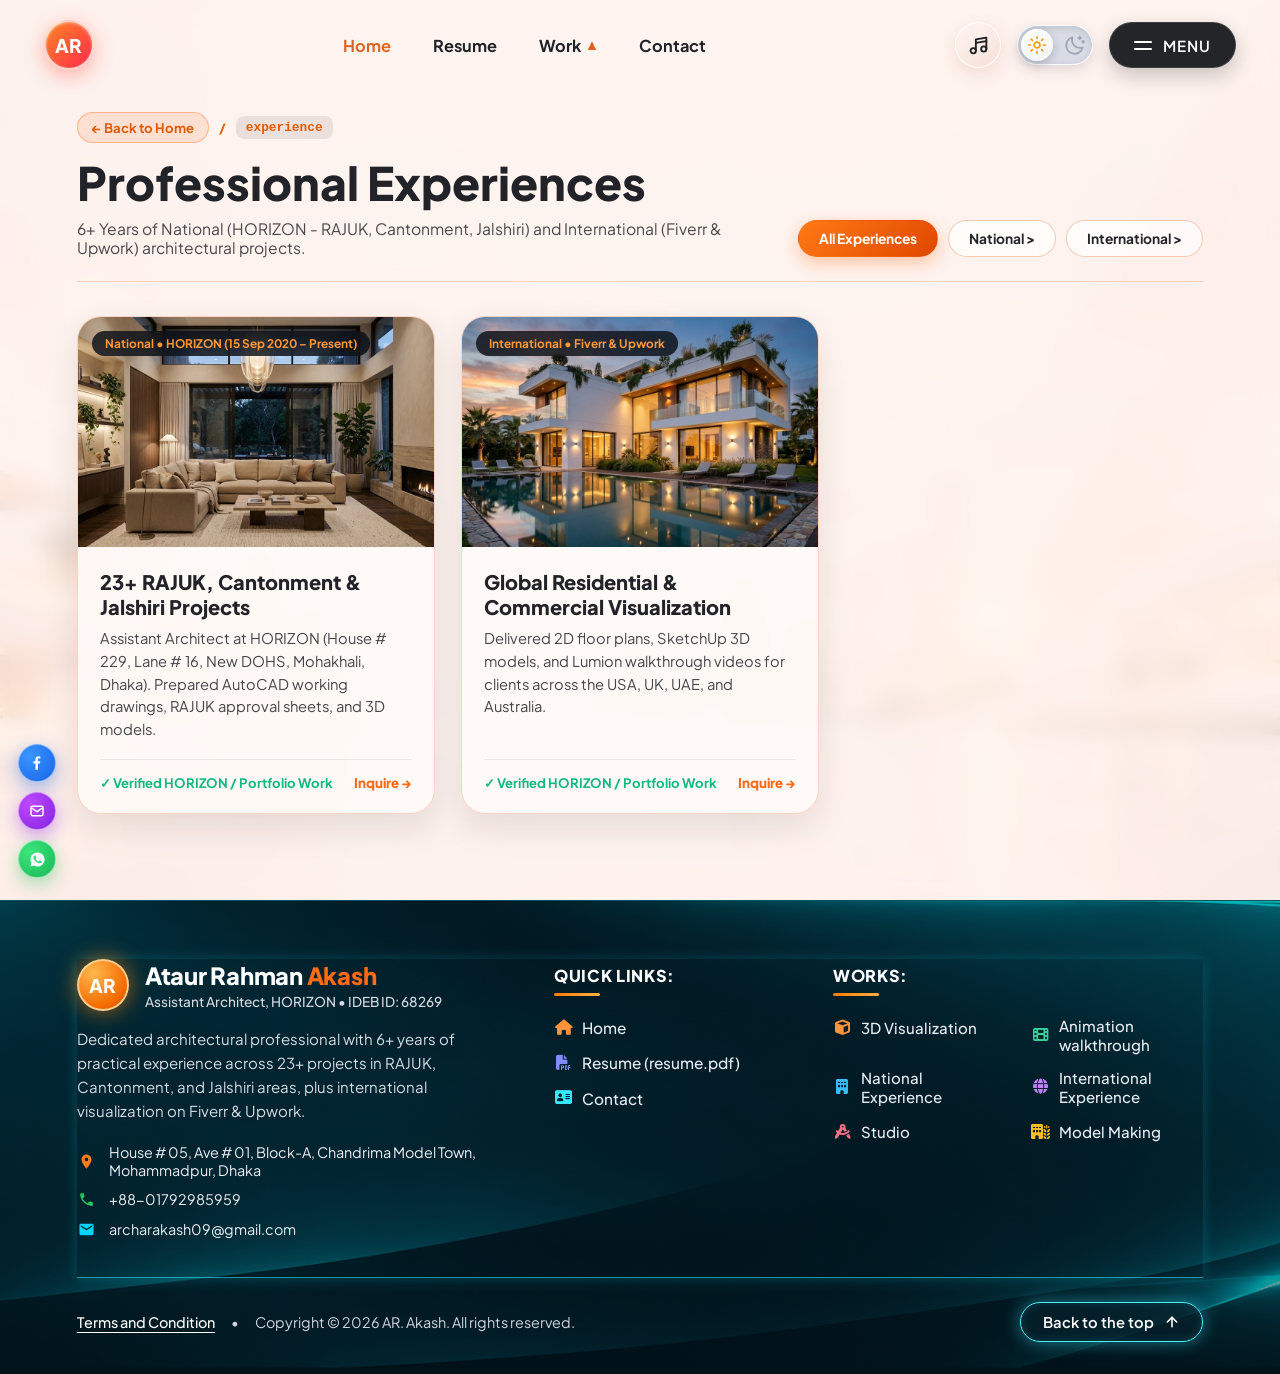
<file: exp.html>
<!DOCTYPE html>
<html lang="en">
<head>
  <meta charset="UTF-8" />
  <meta name="viewport" content="width=device-width, initial-scale=1.0" />
  <title>Ataur Rahman Akash | Assistant Architect, HORIZON</title>
  <link rel="stylesheet" href="style.css" />
</head>
<body>

  <!-- Continuous Background Audio Element -->
  <audio id="bg-audio" src="assets/audio.mp3" preload="auto" loop></audio>

  <!-- Navigation Bar Slot (Loaded from nav.html via script.js) -->
  <div id="nav-placeholder"></div>

  <!-- =======================================================================
       MAIN MULTI-VIEW CONTAINER: Home View (Canvas 1 + Canvas 2) & Subpage View
       ======================================================================= -->
  <main id="app-views">

    <!-- VIEW 1: HOME LANDING & SELECTED WORKS -->
    <div id="view-home">

      <!-- ===================================================================
           1ST CANVAS: LANDING PAGE HERO (PC & Mobile, Light & Dark Mode)
           =================================================================== -->
      <section class="hero-canvas" id="home">
        <!-- Office Background (bg.png) + Light/Dark Atmospheric Overlay -->
        <div class="hero-bg-layer" aria-hidden="true"></div>
        <div class="hero-atmosphere-overlay" aria-hidden="true"></div>

        <!-- Giant Backdrop Watermark Text "AKASH" -->
        <div class="hero-akash-watermark" aria-hidden="true">AKASH</div>

        <!-- Person Image (akash-bgless-professional.png) -->
        <div class="hero-portrait-wrap">
          <img
            src="assets/akash-bgless-professional.png"
            alt="Architect Ataur Rahman Akash"
            class="hero-portrait-img"
          />
        </div>

        <!-- Left Content Column (Desktop) / Bottom Centered Stack (Mobile) -->
        <div class="hero-content-col">
          <!-- Top Location Pill Badge (Desktop) -->
          <div class="hero-top-pill">
            <svg viewBox="0 0 24 24" fill="currentColor">
              <path d="M12 2L2 7v2h20V7L12 2zm-7 9v7H3v2h18v-2h-2v-7h-2v7h-4v-7h-2v7H9v-7H5z"/>
            </svg>
            <span>PORTFOLIO &bull; DHAKA, BANGLADESH</span>
          </div>

          <!-- Main Name Heading -->
          <h1 class="hero-name-title">
            <span class="first-name">Ataur Rahman</span>
            <span class="nick-name">Akash</span>
          </h1>

          <!-- Subtitle Role & HORIZON Badge -->
          <div class="hero-role-row">
            <p class="hero-role-text">
              <span class="role-light-word">Assistant</span>
              <span class="role-bold-word">Architect,</span>
            </p>
            <span class="horizon-badge">HORIZON</span>
          </div>

          <!-- Specialty Continuous Left-to-Right Marquee -->
          <div class="specialty-label">Specialty :</div>
          <div class="specialty-pill-box">
            <span class="spec-bracket">[</span>
            <div class="specialty-marquee-viewport">
              <div class="specialty-track">
                <div class="specialty-group">
                  <span class="spec-item">🏛️ Architecture</span>
                  <span class="spec-divider">|</span>
                  <span class="spec-item">🏗️ Engineering</span>
                  <span class="spec-divider">|</span>
                  <span class="spec-item">🛋️ Interior Design</span>
                  <span class="spec-divider">|</span>
                  <span class="spec-item">🏡 Miniature Model Making</span>
                  <span class="spec-divider">|</span>
                </div>
                <div class="specialty-group" aria-hidden="true">
                  <span class="spec-item">🏛️ Architecture</span>
                  <span class="spec-divider">|</span>
                  <span class="spec-item">🏗️ Engineering</span>
                  <span class="spec-divider">|</span>
                  <span class="spec-item">🛋️ Interior Design</span>
                  <span class="spec-divider">|</span>
                  <span class="spec-item">🏡 Miniature Model Making</span>
                  <span class="spec-divider">|</span>
                </div>
              </div>
            </div>
            <span class="spec-bracket">]</span>
          </div>

          <!-- 3 Primary Action Pill Buttons -->
          <div class="hero-cta-row">
            <a href="#home" onclick="openResumeModal(event); return false;" class="cta-pill-btn btn-get-resume" data-action="open-resume">
              <svg width="19" height="19" viewBox="0 0 24 24" fill="none" stroke="currentColor" stroke-width="2.1" stroke-linecap="round" stroke-linejoin="round">
                <path d="M14 2H6a2 2 0 0 0-2 2v16a2 2 0 0 0 2 2h12a2 2 0 0 0 2-2V8z"></path>
                <polyline points="14 2 14 8 20 8"></polyline>
                <path d="M9 15h6"></path>
                <path d="M9 11h6"></path>
              </svg>
              <span>Get Resume</span>
            </a>

            <a href="#works" onclick="navigateToSection('works'); return false;" class="cta-pill-btn btn-works">
              <svg width="19" height="19" viewBox="0 0 24 24" fill="none" stroke="currentColor" stroke-width="2.2" stroke-linecap="round" stroke-linejoin="round">
                <polygon points="12 2 2 7 12 12 22 7 12 2"></polygon>
                <polyline points="2 12 12 17 22 12"></polyline>
                <polyline points="2 17 12 22 22 17"></polyline>
              </svg>
              <span>Works</span>
            </a>

            <a href="#footer-section" onclick="openContactModal(); return false;" class="cta-pill-btn btn-reach-me" data-action="open-contact">
              <svg width="18" height="18" viewBox="0 0 24 24" fill="currentColor">
                <path d="M2.01 21L23 12 2.01 3 2 10l15 2-15 2z"></path>
              </svg>
              <span>Reach Me!</span>
            </a>
          </div>

          <!-- Experience Glass Card -->
          <div class="hero-exp-card">
            <div>
              <div class="exp-card-eyebrow">PORTFOLIO &bull; DHAKA, BANGLADESH</div>
              <div class="exp-card-headline">
                6+ Years Experience &bull; 23+ Projects<br />
                in RAJUK, Cantonment &amp; Jalshiri
              </div>
            </div>
            <a href="#works" onclick="navigateToPage('exp', 'all'); return false;" class="exp-card-arrow-btn" aria-label="Explore Professional Experiences" title="Explore RAJUK, Cantonment & Jalshiri Experiences">
              <svg width="22" height="22" viewBox="0 0 24 24" fill="none" stroke="currentColor" stroke-width="2.2" stroke-linecap="round" stroke-linejoin="round">
                <line x1="7" y1="17" x2="17" y2="7"></line>
                <polyline points="7 7 17 7 17 17"></polyline>
              </svg>
            </a>
          </div>
        </div>

<!-- Scroll Down Indicator to 2nd Canvas -->
        <a href="#works" class="scroll-down-indicator">
          <svg viewBox="0 0 24 24" fill="none" stroke="currentColor" stroke-width="2.2" stroke-linecap="round" stroke-linejoin="round">
            <polyline points="6 9 12 15 18 9"></polyline>
          </svg>
          <span>SCROLL DOWN</span>
        </a>
      </section>

      <!-- ===================================================================
           2ND CANVAS: SELECTED WORKS (works-light.png in Light, work-dark.png in Dark)
           Updated with the exact 6 Work Categories, Descriptions & Subname Links from Zip
           =================================================================== -->
      <section class="works-canvas" id="works">
        <div class="works-container">
          <!-- Section Header -->
          <div class="works-header-row">
            <div>
              <div class="works-eyebrow">INTERACTIVE PORTFOLIO GALLERY</div>
              <h2 class="works-main-heading">Selected <span>Works</span></h2>
              <p class="works-sub-instruction">
                Point your mouse on any card from the 6 cards to expand it and close the other 5 cards.
              </p>
            </div>
            <div class="works-header-actions">
              <span class="hover-expand-hint">Hover to Expand</span>
              <button type="button" class="subnames-open-btn" id="openActiveProjectBtn">
                <span>Click Subnames to Open Page</span>
                <span>&rarr;</span>
              </button>
            </div>
          </div>

          <!-- 6 Interactive Expandable Cards (Imported from portfolio.gemini.new.zip) -->
          <div class="works-accordion" id="worksAccordion">

            <!-- CARD 1: 3D Visualization (Default Open) -->
            <article class="work-card active" data-index="0">
              <img src="assets/card1.jpg" alt="3D Visualization" class="work-card-bg" />
              <div class="work-card-shade"></div>
              <div class="work-card-icon-badge badge-arch">
                <svg width="22" height="22" viewBox="0 0 24 24" fill="none" stroke="currentColor" stroke-width="2.2">
                  <path d="M21 16V8a2 2 0 0 0-1-1.73l-7-4a2 2 0 0 0-2 0l-7 4A2 2 0 0 0 3 8v8a2 2 0 0 0 1 1.73l7 4a2 2 0 0 0 2 0l7-4A2 2 0 0 0 21 16z"/>
                </svg>
              </div>
              <div class="work-card-vertical-title">3D Visualization</div>
              <div class="work-card-expanded-body">
                <div class="work-card-cat">PHOTOREALISTIC RENDERING</div>
                <button type="button" class="work-card-title-btn" data-subpage="3Dvis" onclick="event.stopPropagation(); navigateToPage('3Dvis', 'all');">
                  <span>3D Visualization</span>
                  <span>&rsaquo;</span>
                </button>
                <p class="work-card-desc">
                  High-detail daylight &amp; twilight architectural visualizations crafted with SketchUp, Lumion &amp; Photoshop.
                </p>
                <div class="work-card-btn-row">
                  <button type="button" class="work-btn-primary" data-subpage="3Dvis-ext" onclick="event.stopPropagation(); navigateToPage('3Dvis', 'exterior');">
                    <span>Exterior &rsaquo;</span>
                  </button>
                  <button type="button" class="work-btn-secondary" data-subpage="3Dvis-int" onclick="event.stopPropagation(); navigateToPage('3Dvis', 'interior');">
                    <span>Interior &rsaquo;</span>
                  </button>
                </div>
              </div>
            </article>

            <!-- CARD 2: Animation Walkthrough -->
            <article class="work-card" data-index="1">
              <img src="assets/card2.jpg" alt="Animation Walkthrough" class="work-card-bg" />
              <div class="work-card-shade"></div>
              <div class="work-card-icon-badge badge-land">
                <svg width="22" height="22" viewBox="0 0 24 24" fill="none" stroke="currentColor" stroke-width="2.2">
                  <rect x="2" y="4" width="20" height="16" rx="2"/><path d="m10 9 5 3-5 3V9z"/>
                </svg>
              </div>
              <div class="work-card-vertical-title">Animation Walkthrough</div>
              <div class="work-card-expanded-body">
                <div class="work-card-cat">CINEMATIC FLYTHROUGH</div>
                <button type="button" class="work-card-title-btn" data-subpage="AW" onclick="event.stopPropagation(); navigateToPage('AW', 'all');">
                  <span>Animation Walkthrough</span>
                  <span>&rsaquo;</span>
                </button>
                <p class="work-card-desc">
                  Immersive 60fps architectural walkthrough videos with realistic foliage, lighting transitions, and human life.
                </p>
                <div class="work-card-btn-row">
                  <button type="button" class="work-btn-primary" data-subpage="AW-ext" onclick="event.stopPropagation(); navigateToPage('AW', 'exterior');">
                    <span>Exterior &rsaquo;</span>
                  </button>
                  <button type="button" class="work-btn-secondary" data-subpage="AW-int" onclick="event.stopPropagation(); navigateToPage('AW', 'interior');">
                    <span>Interior &rsaquo;</span>
                  </button>
                </div>
              </div>
            </article>

            <!-- CARD 3: National Experience -->
            <article class="work-card" data-index="2">
              <img src="assets/card4.jpg" alt="National Experience" class="work-card-bg" />
              <div class="work-card-shade"></div>
              <div class="work-card-icon-badge badge-int">
                <svg width="22" height="22" viewBox="0 0 24 24" fill="none" stroke="currentColor" stroke-width="2.2">
                  <rect x="4" y="2" width="16" height="20" rx="2"/><path d="M9 6h2M13 6h2M9 10h2M13 10h2M9 14h2M13 14h2"/>
                </svg>
              </div>
              <div class="work-card-vertical-title">National Experience</div>
              <div class="work-card-expanded-body">
                <div class="work-card-cat">HORIZON &bull; DHAKA, BANGLADESH</div>
                <button type="button" class="work-card-title-btn" data-subpage="exp-nat" onclick="event.stopPropagation(); navigateToPage('exp', 'national');">
                  <span>National Experience</span>
                  <span>&rsaquo;</span>
                </button>
                <p class="work-card-desc">
                  Contributed to 23+ residential &amp; commercial projects across RAJUK, Dhaka Cantonment, and Jalshiri Abashon.
                </p>
                <div class="work-card-btn-row">
                  <button type="button" class="work-btn-primary" data-subpage="exp-rajuk" onclick="event.stopPropagation(); navigateToPage('exp', 'national');">
                    <span>RAJUK &amp; Jalshiri &rsaquo;</span>
                  </button>
                  <button type="button" class="work-btn-secondary" data-subpage="exp-cant" onclick="event.stopPropagation(); navigateToPage('exp', 'national');">
                    <span>Cantonment Projects &rsaquo;</span>
                  </button>
                </div>
              </div>
            </article>

            <!-- CARD 4: International Experience -->
            <article class="work-card" data-index="3">
              <img src="assets/card3.jpg" alt="International Experience" class="work-card-bg" />
              <div class="work-card-shade"></div>
              <div class="work-card-icon-badge badge-urb">
                <svg width="22" height="22" viewBox="0 0 24 24" fill="none" stroke="currentColor" stroke-width="2.2">
                  <circle cx="12" cy="12" r="10"/><path d="M2 12h20M12 2a15.3 15.3 0 0 1 4 10 15.3 15.3 0 0 1-4 10 15.3 15.3 0 0 1-4-10 15.3 15.3 0 0 1 4-10z"/>
                </svg>
              </div>
              <div class="work-card-vertical-title">International Experience</div>
              <div class="work-card-expanded-body">
                <div class="work-card-cat">FIVERR &amp; UPWORK GLOBAL</div>
                <button type="button" class="work-card-title-btn" data-subpage="exp-int" onclick="event.stopPropagation(); navigateToPage('exp', 'international');">
                  <span>International Experience</span>
                  <span>&rsaquo;</span>
                </button>
                <p class="work-card-desc">
                  Global freelance architectural design, 2D drafting, 3D modeling, and walkthrough delivery for international clients.
                </p>
                <div class="work-card-btn-row">
                  <button type="button" class="work-btn-primary" data-subpage="exp-fiverr" onclick="event.stopPropagation(); navigateToPage('exp', 'international');">
                    <span>Fiverr &amp; Upwork &rsaquo;</span>
                  </button>
                  <button type="button" class="work-btn-secondary" data-subpage="exp-global" onclick="event.stopPropagation(); navigateToPage('exp', 'international');">
                    <span>Global Clients &rsaquo;</span>
                  </button>
                </div>
              </div>
            </article>

            <!-- CARD 5: Studio -->
            <article class="work-card" data-index="4">
              <img src="assets/card5.jpg" alt="Studio" class="work-card-bg" />
              <div class="work-card-shade"></div>
              <div class="work-card-icon-badge badge-stu">
                <svg width="22" height="22" viewBox="0 0 24 24" fill="none" stroke="currentColor" stroke-width="2.2">
                  <path d="m12 3-9 18M12 3l9 18M6 15h12"/>
                </svg>
              </div>
              <div class="work-card-vertical-title">Studio</div>
              <div class="work-card-expanded-body">
                <div class="work-card-cat">DRAFTING &amp; CONCEPT DESIGN</div>
                <button type="button" class="work-card-title-btn" data-subpage="studio" onclick="event.stopPropagation(); navigateToPage('studio', 'all');">
                  <span>Studio</span>
                  <span>&rsaquo;</span>
                </button>
                <p class="work-card-desc">
                  Comprehensive AutoCAD 2D working drawings, floor plans, structural detailing, and B.Sc. studio design sheets.
                </p>
                <div class="work-card-btn-row">
                  <button type="button" class="work-btn-primary" data-subpage="studio-wd" onclick="event.stopPropagation(); navigateToPage('studio', 'all');">
                    <span>Working Drawings &rsaquo;</span>
                  </button>
                  <button type="button" class="work-btn-secondary" data-subpage="studio-dd" onclick="event.stopPropagation(); navigateToPage('studio', 'all');">
                    <span>Design Development &rsaquo;</span>
                  </button>
                </div>
              </div>
            </article>

            <!-- CARD 6: Model Making -->
            <article class="work-card" data-index="5">
              <img src="assets/card6.jpg" alt="Model Making" class="work-card-bg" />
              <div class="work-card-shade"></div>
              <div class="work-card-icon-badge badge-con">
                <svg width="22" height="22" viewBox="0 0 24 24" fill="none" stroke="currentColor" stroke-width="2.2">
                  <path d="M3 21h18M5 21V7l8-4v18M19 21V11l-6-4"/>
                </svg>
              </div>
              <div class="work-card-vertical-title">Model Making</div>
              <div class="work-card-expanded-body">
                <div class="work-card-cat">PHYSICAL SCALE CRAFT</div>
                <button type="button" class="work-card-title-btn" data-subpage="model" onclick="event.stopPropagation(); navigateToPage('model', 'all');">
                  <span>Model Making</span>
                  <span>&rsaquo;</span>
                </button>
                <p class="work-card-desc">
                  Precision physical miniature architectural models, contour site topography, and illuminated presentation maquettes.
                </p>
                <div class="work-card-btn-row">
                  <button type="button" class="work-btn-primary" data-subpage="model-min" onclick="event.stopPropagation(); navigateToPage('model', 'all');">
                    <span>Miniature Models &rsaquo;</span>
                  </button>
                  <button type="button" class="work-btn-secondary" data-subpage="model-urb" onclick="event.stopPropagation(); navigateToPage('model', 'all');">
                    <span>Urban Scale &rsaquo;</span>
                  </button>
                </div>
              </div>
            </article>

          </div>

          <!-- Hidden compatibility shortcuts for quick category jump -->
          <div class="hidden-view" aria-hidden="true">
            <button type="button" onclick="navigateToPage('3Dvis', 'all')">Modern Living Spaces →</button>
            <button type="button" onclick="navigateToPage('AW', 'all')">Landscape Design →</button>
            <button type="button" onclick="navigateToPage('3Dvis', 'interior')">Interior Design →</button>
            <button type="button" onclick="navigateToPage('exp', 'national')">Urban Designs →</button>
            <button type="button" onclick="navigateToPage('studio', 'all')">Studio →</button>
            <button type="button" onclick="navigateToPage('model', 'all')">Concepts →</button>
            <button type="button" onclick="navigateToPage('3Dvis', 'all')">View Project →</button>
            <button type="button" onclick="navigateToPage('exp', 'all')">Explore More</button>
          </div>

          <!-- Bottom Scroll Down to Footer -->
          <div class="works-scroll-footer">
            <div class="works-scroll-line-row">
              <span class="works-scroll-line"></span>
              <a href="#footer-section" class="works-scroll-btn" style="text-decoration:none;">
                <svg width="20" height="20" viewBox="0 0 24 24" fill="none" stroke="currentColor" stroke-width="2.4" stroke-linecap="round" stroke-linejoin="round">
                  <polyline points="6 9 12 15 18 9"></polyline>
                </svg>
                <span>SCROLL DOWN</span>
              </a>
              <span class="works-scroll-line"></span>
            </div>
          </div>
        </div>
      </section>

    </div>

    <!-- ===================================================================
         VIEW 2: LINKED PORTFOLIO ROUTES
         Rendered dynamically with sub-category filters when navigated
         =================================================================== -->
    <section id="view-subpage" class="subpage-canvas hidden-view">
      <div class="subpage-inner">
        <div class="subpage-top-bar">
          <div>
            <div class="subpage-breadcrumb">
              <button type="button" class="subpage-back-btn" onclick="navigateToPage('home')">
                <span>&larr; Back to Home</span>
              </button>
              <span>/</span>
              <span id="subpage-filename" class="subpage-file-badge">3Dvisualization</span>
            </div>
            <h1 id="subpage-title" class="subpage-heading">3D Visualization</h1>
            <p id="subpage-subtitle" class="subpage-desc">
              Photorealistic Exterior &amp; Interior 3D architectural renders created with SketchUp, Lumion &amp; Adobe Photoshop.
            </p>
          </div>
          <div id="subpage-filter-bar" class="subpage-filters"></div>
        </div>

        <div id="subpage-projects-grid" class="subpage-grid"></div>
      </div>
    </section>

  </main>

  <!-- Footer Slot (Loaded from footer.html via script.js) -->
  <div id="footer-placeholder"></div>

  <!-- Interactive Modal Dialog for Resume (resume.pdf), Direct Contact Card & Terms -->
  <div class="portfolio-modal-backdrop" id="portfolioModal" aria-hidden="true">
    <div class="portfolio-modal-card" role="dialog" aria-modal="true">
      <button type="button" class="modal-close-btn" id="portfolioModalClose" aria-label="Close modal">&times;</button>
      <div id="portfolioModalBody"></div>
    </div>
  </div>

  <!-- Fixed Left-Bottom Social Icons (Facebook, Email, WhatsApp) -->
  <div class="hero-social-rail" aria-label="Quick Social Links">
    <a href="https://facebook.com" target="_blank" rel="noopener noreferrer" class="social-circle-btn soc-fb" title="Facebook" aria-label="Facebook">
      <svg width="16" height="16" viewBox="0 0 24 24" fill="currentColor"><path d="M15.12 5.32H17V2.14A26.11 26.11 0 0 0 14.26 2c-2.72 0-4.58 1.66-4.58 4.7v2.62H6.61v3.56h3.07V22h3.68v-9.12h3.06l.46-3.56h-3.52V6.65c0-1.05.29-1.73 1.76-1.73z"/></svg>
    </a>
    <a href="https://mail.google.com/mail/?view=cm&amp;fs=1&amp;to=archarakash09@gmail.com" target="_blank" rel="noopener noreferrer" class="social-circle-btn soc-mail" title="Email: archarakash09@gmail.com" aria-label="Send Email via Gmail">
      <svg width="16" height="16" viewBox="0 0 24 24" fill="none" stroke="currentColor" stroke-width="2.2"><rect x="3" y="5" width="18" height="14" rx="2"/><polyline points="3 7 12 13 21 7"/></svg>
    </a>
    <a href="https://wa.me/8801792985959" target="_blank" rel="noopener noreferrer" class="social-circle-btn soc-wa" title="WhatsApp: +88-01792985959" aria-label="WhatsApp">
      <svg width="17" height="17" viewBox="0 0 24 24" fill="currentColor"><path d="M12.04 2C6.58 2 2.13 6.45 2.13 11.91c0 1.75.46 3.45 1.32 4.95L2.05 22l5.25-1.38c1.45.79 3.08 1.21 4.74 1.21 5.46 0 9.91-4.45 9.91-9.91C21.95 6.45 17.5 2 12.04 2zm5.82 14.01c-.24.68-1.41 1.3-1.95 1.38-.5.08-1.13.11-1.82-.11-.42-.13-.96-.31-1.65-.61-2.92-1.26-4.82-4.21-4.97-4.4-.15-.19-1.19-1.58-1.19-3.01 0-1.43.75-2.13 1.01-2.42.26-.29.58-.36.77-.36.19 0 .39 0 .56.01.18.01.42-.07.66.5.24.58.82 2.01.89 2.15.07.15.12.32.02.51-.1.19-.15.31-.29.48-.15.17-.31.38-.44.51-.15.15-.3.31-.13.6.17.29.76 1.25 1.63 2.03 1.12 1 2.06 1.31 2.35 1.46.29.15.46.12.63-.07.17-.19.73-.85.92-1.14.19-.29.39-.24.65-.15.27.1 1.69.8 1.98.94.29.15.48.22.56.34.08.12.08.7-.16 1.38z"/></svg>
    </a>
  </div>

  <script src="script.js"></script>

  <script>
    window.addEventListener("DOMContentLoaded", function() {
      var h = (window.location.hash || "").replace("#", "") || "all";
      setTimeout(function() { if (window.navigateToPage) window.navigateToPage("exp", h); }, 60);
    });
  </script>
</body>
</html>
</file>
<file: style.css>
/* ==========================================================================
   style.css - Architect Ataur Rahman Akash Portfolio
   Covers First Canvas (Hero Landing), Second Canvas (Selected Works),
   Subpages (3Dvis.html, AW.html, exp.html, studio.html, model.html),
   Light & Dark Themes, PC & Mobile Responsive Layouts, and Interactive Modals
   ========================================================================== */

@import url('https://fonts.googleapis.com/css2?family=Anton&family=Oswald:wght@700&family=Plus+Jakarta+Sans:wght@400;500;600;700;800&display=swap');

:root {
  --bg-primary: #fcece7;
  --text-primary: #212328;
  --text-secondary: #5a4239;
  --accent-orange: #ff6a18;
  --accent-red: #ff333b;
  --card-glass-bg: rgba(255, 240, 236, 0.72);
  --card-glass-border: rgba(255, 255, 255, 0.88);
  --specialty-bg: rgba(255, 244, 241, 0.85);
  --specialty-border: rgba(235, 168, 150, 0.75);
}

body.dark-theme {
  --bg-primary: #111317;
  --text-primary: #ffffff;
  --text-secondary: #e2b887;
  --accent-orange: #f49a3a;
  --accent-red: #d94e28;
  --card-glass-bg: rgba(38, 40, 45, 0.72);
  --card-glass-border: rgba(255, 255, 255, 0.16);
  --specialty-bg: rgba(24, 25, 30, 0.82);
  --specialty-border: rgba(235, 162, 86, 0.68);
}

* {
  box-sizing: border-box;
  margin: 0;
  padding: 0;
}

html {
  scroll-behavior: smooth;
  font-family: 'Plus Jakarta Sans', -apple-system, BlinkMacSystemFont, 'Segoe UI', Roboto, sans-serif;
}

body {
  background-color: var(--bg-primary);
  color: var(--text-primary);
  overflow-x: hidden;
  transition: background-color 0.4s ease, color 0.4s ease;
}

.hidden-view {
  display: none !important;
}

/* ==========================================================================
   1ST CANVAS: HERO LANDING SECTION (#home)
   ========================================================================== */
.hero-canvas {
  position: relative;
  width: 100%;
  min-height: 100vh;
  display: flex;
  align-items: center;
  overflow: hidden;
  padding: 96px 5% 54px 6.5%;
}

.hero-bg-layer {
  position: absolute;
  inset: 0;
  background-image: url('assets/bg.png');
  background-size: cover;
  background-position: center center;
  background-repeat: no-repeat;
  z-index: 0;
  transition: filter 0.45s ease, transform 0.6s ease;
}

.hero-atmosphere-overlay {
  position: absolute;
  inset: 0;
  z-index: 1;
  pointer-events: none;
  background:
    radial-gradient(circle at 14% 18%, rgba(254, 224, 214, 0.96) 0%, rgba(253, 232, 226, 0.88) 32%, rgba(255, 242, 238, 0.48) 58%, rgba(255, 240, 235, 0.12) 100%),
    linear-gradient(102deg, rgba(254, 232, 225, 0.95) 0%, rgba(255, 239, 234, 0.88) 38%, rgba(255, 242, 238, 0.35) 64%, rgba(255, 235, 228, 0.12) 100%),
    linear-gradient(0deg, rgba(253, 234, 229, 0.92) 0%, rgba(253, 234, 229, 0.25) 22%, transparent 45%);
  transition: background 0.45s ease, opacity 0.45s ease;
}

.hero-atmosphere-overlay::after {
  content: '';
  position: absolute;
  top: -15%;
  left: -10%;
  width: 56%;
  height: 120%;
  border-radius: 0 100% 60% 0 / 0 80% 50% 0;
  background: linear-gradient(135deg, rgba(253, 222, 212, 0.55) 0%, rgba(255, 246, 243, 0.35) 100%);
  border-right: 1.5px solid rgba(255, 255, 255, 0.55);
  transform: rotate(-8deg);
  pointer-events: none;
}

body.dark-theme .hero-bg-layer {
  filter: brightness(0.88) contrast(1.06);
}

body.dark-theme .hero-atmosphere-overlay {
  background:
    linear-gradient(96deg, rgba(14, 16, 20, 0.94) 0%, rgba(17, 19, 24, 0.80) 40%, rgba(18, 20, 25, 0.26) 68%, rgba(15, 17, 22, 0.38) 100%),
    linear-gradient(0deg, rgba(14, 16, 20, 0.72) 0%, transparent 25%);
}

body.dark-theme .hero-atmosphere-overlay::after {
  opacity: 0;
}

/* Giant Background Display Text "AKASH" */
.hero-akash-watermark {
  position: absolute;
  right: 2.2%;
  top: 10.5%;
  z-index: 2;
  font-family: 'Oswald', 'Anton', Impact, sans-serif;
  font-weight: 700;
  font-size: clamp(190px, 23vw, 355px);
  line-height: 0.86;
  letter-spacing: 0.015em;
  text-transform: uppercase;
  background: linear-gradient(180deg, rgba(255, 34, 34, 0.92) 0%, rgba(255, 76, 52, 0.68) 45%, rgba(255, 130, 105, 0.08) 88%, rgba(255, 160, 140, 0) 100%);
  -webkit-background-clip: text;
  background-clip: text;
  color: transparent;
  user-select: none;
  pointer-events: none;
  transform: scaleY(1.12);
  transform-origin: top center;
}

body.dark-theme .hero-akash-watermark {
  background: linear-gradient(180deg, rgba(205, 28, 28, 0.70) 0%, rgba(150, 32, 28, 0.38) 52%, rgba(60, 18, 18, 0) 94%);
  -webkit-background-clip: text;
  background-clip: text;
  color: transparent;
}

/* Person Portrait Container (akash-bgless-professional.png) */
.hero-portrait-wrap {
  position: absolute;
  right: -3%;
  bottom: -4px;
  width: 68%;
  max-width: 1180px;
  height: 89vh;
  max-height: 890px;
  z-index: 3;
  pointer-events: none;
  display: flex;
  align-items: flex-end;
  justify-content: flex-end;
}

.hero-portrait-img {
  width: 105%;
  height: 105%;
  object-fit: contain;
  object-position: bottom right;
  filter: drop-shadow(0 18px 38px rgba(15, 10, 8, 0.28));
  animation: portraitBreathe 5s ease-in-out infinite;
  transform-origin: bottom center;
}

@keyframes portraitBreathe {
  0%, 100% { transform: scale(1) translateY(0); }
  50% { transform: scale(1.007) translateY(-2px); }
}

/* Left Content Column */
.hero-content-col {
  position: relative;
  z-index: 4;
  max-width: 650px;
  width: 100%;
  display: flex;
  flex-direction: column;
  align-items: flex-start;
}

.hero-top-pill {
  display: inline-flex;
  align-items: center;
  gap: 9px;
  padding: 7px 18px;
  border-radius: 10px;
  background: rgba(255, 242, 236, 0.65);
  border: 1.5px solid rgba(218, 130, 90, 0.58);
  color: #552f22;
  font-size: 0.85rem;
  font-weight: 700;
  letter-spacing: 0.04em;
  text-transform: uppercase;
  margin-bottom: 16px;
  box-shadow: 0 4px 14px rgba(180, 95, 65, 0.08);
}

.hero-top-pill svg {
  width: 16px;
  height: 16px;
  color: #6c4638;
}

body.dark-theme .hero-top-pill {
  background: rgba(30, 26, 24, 0.65);
  border: 1.5px solid rgba(212, 135, 72, 0.55);
  color: #e6c299;
}

body.dark-theme .hero-top-pill svg {
  color: #e6c299;
}

.hero-name-title {
  font-size: clamp(2.8rem, 4.9vw, 4.75rem);
  font-weight: 800;
  line-height: 1.03;
  letter-spacing: -0.025em;
  color: #212328;
  margin-bottom: 16px;
}

.hero-name-title .first-name {
  display: block;
}

.hero-name-title .nick-name {
  display: block;
  background: linear-gradient(90deg, #ff931e 0%, #ff3338 100%);
  -webkit-background-clip: text;
  background-clip: text;
  color: transparent;
  filter: drop-shadow(0 6px 20px rgba(255, 85, 40, 0.22));
}

body.dark-theme .hero-name-title {
  color: #ffffff;
}

body.dark-theme .hero-name-title .nick-name {
  background: linear-gradient(90deg, #f3993a 0%, #f7b15c 100%);
  -webkit-background-clip: text;
  background-clip: text;
  color: transparent;
  filter: drop-shadow(0 6px 24px rgba(243, 153, 58, 0.25));
}

.hero-role-row {
  display: flex;
  align-items: center;
  flex-wrap: wrap;
  gap: 10px;
  margin-bottom: 22px;
}

.hero-role-text {
  font-size: clamp(1.35rem, 2.1vw, 1.95rem);
  font-weight: 500;
  color: #23252a;
  letter-spacing: -0.01em;
}

body.dark-theme .hero-role-text {
  color: #e7c69f;
}

/* Solid Boxless HORIZON Text */
.horizon-badge {
  display: inline-block;
  padding: 0;
  border: none;
  border-radius: 0;
  background: none;
  box-shadow: none;
  font-size: clamp(1.35rem, 2.1vw, 1.95rem);
  font-weight: 800;
  letter-spacing: 0.04em;
  text-transform: uppercase;
  line-height: 1.1;
  color: #e84e1b;
  transition: color 0.3s ease;
}

body.dark-theme .horizon-badge {
  background: none;
  border: none;
  box-shadow: none;
  color: #ff6a3d;
}

/* Specialty Section */
.specialty-label {
  font-size: 0.85rem;
  font-weight: 600;
  letter-spacing: 0.04em;
  text-transform: none;
  color: #25272c;
  margin-bottom: 9px;
}

body.dark-theme .specialty-label {
  color: #e5dfd8;
}

.specialty-pill-box {
  display: inline-flex;
  align-items: center;
  width: 100%;
  max-width: 560px;
  padding: 11px 18px;
  border-radius: 16px;
  background: var(--specialty-bg);
  border: 1.5px solid var(--specialty-border);
  box-shadow: 0 8px 24px rgba(180, 100, 80, 0.10);
  margin-bottom: 26px;
  overflow: hidden;
  position: relative;
}

body.dark-theme .specialty-pill-box {
  box-shadow: 0 8px 26px rgba(0, 0, 0, 0.45), 0 0 16px rgba(235, 162, 86, 0.12);
}

.specialty-marquee-viewport {
  flex: 1;
  overflow: hidden;
  margin: 0 8px;
  -webkit-mask-image: linear-gradient(90deg, transparent 0%, #000 14%, #000 86%, transparent 100%);
  mask-image: linear-gradient(90deg, transparent 0%, #000 14%, #000 86%, transparent 100%);
}

.specialty-track {
  display: flex;
  width: max-content;
  font-size: 1.0rem;
  font-weight: 500;
  color: #202227;
  white-space: nowrap;
  animation: specialtyMarqueeLTR 16s linear infinite;
}

.specialty-group {
  display: inline-flex;
  align-items: center;
  gap: 12px;
  padding-right: 12px;
  flex-shrink: 0;
}

@keyframes specialtyMarqueeLTR {
  from { transform: translateX(-50%); }
  to { transform: translateX(0); }
}

body.dark-theme .specialty-track {
  color: #f3d2a8;
}

.spec-bracket {
  color: #6b534b;
  font-weight: 500;
}

body.dark-theme .spec-bracket {
  color: #c5a47e;
}

.spec-divider {
  color: #9c7b70;
  margin: 0 2px;
}

.spec-item {
  display: inline-flex;
  align-items: center;
  gap: 7px;
}

/* 3 Action Buttons Row: Get Resume | Works | Reach Me! */
.hero-cta-row {
  display: flex;
  align-items: center;
  gap: 16px;
  margin-bottom: 28px;
  flex-wrap: wrap;
}

.cta-pill-btn {
  height: 52px;
  padding: 0 26px;
  border-radius: 999px;
  display: inline-flex;
  align-items: center;
  justify-content: center;
  gap: 10px;
  font-family: 'Plus Jakarta Sans', 'Inter', sans-serif;
  font-size: 0.98rem;
  font-weight: 600;
  text-decoration: none;
  cursor: pointer;
  transition: transform 0.25s ease, box-shadow 0.25s ease, filter 0.25s ease;
  position: relative;
  border: none;
}

.cta-pill-btn:hover {
  transform: translateY(-3px);
}

.btn-get-resume {
  background: linear-gradient(135deg, #ff4800 0%, #ff8800 55%, #ffb72b 100%);
  color: #ffffff;
  border: 1.5px solid rgba(255, 225, 175, 0.75);
  box-shadow: 0 10px 26px rgba(255, 95, 20, 0.42), inset 0 1px 3px rgba(255, 255, 255, 0.55);
}

.btn-get-resume:hover {
  box-shadow: 0 14px 32px rgba(255, 95, 20, 0.58);
}

.btn-works {
  background: linear-gradient(135deg, rgba(255, 255, 255, 0.95) 0%, rgba(238, 229, 228, 0.9) 100%);
  color: #222429;
  border: 1.5px solid rgba(255, 255, 255, 0.95);
  box-shadow: 0 10px 24px rgba(140, 95, 85, 0.16), inset 0 1px 2px rgba(255, 255, 255, 0.9);
}

body.dark-theme .btn-works {
  background: linear-gradient(135deg, #178f5c 0%, #26b978 60%, #34d399 100%);
  color: #ffffff;
  border: 1.5px solid rgba(130, 245, 195, 0.55);
  box-shadow: 0 10px 26px rgba(28, 175, 112, 0.38), inset 0 1px 3px rgba(255, 255, 255, 0.35);
}

.btn-reach-me {
  background: linear-gradient(135deg, #6930ff 0%, #a229f5 48%, #ff2e93 100%);
  color: #ffffff;
  border: 1.5px solid rgba(255, 185, 235, 0.68);
  box-shadow: 0 10px 28px rgba(175, 40, 225, 0.42), inset 0 1px 3px rgba(255, 255, 255, 0.45);
}

.btn-reach-me:hover {
  box-shadow: 0 14px 34px rgba(195, 45, 235, 0.58);
}

/* Bottom Experience Glass Card */
.hero-exp-card {
  width: 100%;
  max-width: 560px;
  padding: 24px 28px;
  border-radius: 26px;
  background: var(--card-glass-bg);
  backdrop-filter: blur(18px);
  -webkit-backdrop-filter: blur(18px);
  border: 1.5px solid var(--card-glass-border);
  box-shadow: 0 16px 40px rgba(150, 85, 70, 0.12);
  display: flex;
  align-items: center;
  justify-content: space-between;
  gap: 20px;
  transition: transform 0.3s ease, background 0.35s ease, border 0.35s ease;
}

body.dark-theme .hero-exp-card {
  box-shadow: 0 18px 44px rgba(0, 0, 0, 0.48);
}

.hero-exp-card:hover {
  transform: translateY(-2px);
}

.exp-card-eyebrow {
  font-size: 0.82rem;
  font-weight: 700;
  letter-spacing: 0.05em;
  text-transform: uppercase;
  color: #793a28;
  margin-bottom: 8px;
}

body.dark-theme .exp-card-eyebrow {
  color: #e4ab6c;
}

.exp-card-headline {
  font-size: clamp(1.12rem, 1.55vw, 1.42rem);
  font-weight: 700;
  line-height: 1.35;
  color: #1e2025;
}

body.dark-theme .exp-card-headline {
  color: #ffffff;
}

.exp-card-arrow-btn {
  width: 54px;
  height: 54px;
  border-radius: 50%;
  background: rgba(255, 245, 242, 0.88);
  border: 1.5px solid rgba(255, 255, 255, 0.95);
  box-shadow: 0 8px 20px rgba(175, 95, 75, 0.16);
  color: #5a3428;
  display: inline-flex;
  align-items: center;
  justify-content: center;
  flex-shrink: 0;
  cursor: pointer;
  transition: all 0.25s ease;
  text-decoration: none;
}

.exp-card-arrow-btn:hover {
  transform: scale(1.08) rotate(8deg);
  background: #ff6a18;
  color: #ffffff;
}

body.dark-theme .exp-card-arrow-btn {
  background: rgba(255, 255, 255, 0.12);
  border: 1.5px solid rgba(255, 255, 255, 0.28);
  color: #e5e7eb;
  box-shadow: 0 6px 18px rgba(0, 0, 0, 0.35);
}

body.dark-theme .exp-card-arrow-btn:hover {
  background: #f39a3e;
  color: #14161a;
}

/* Fixed Bottom-Left Social Bar (Frozen Across Entire Page Scroll) */
.hero-social-rail {
  position: fixed;
  left: 18px;
  bottom: 22px;
  z-index: 950;
  display: flex;
  flex-direction: column;
  gap: 10px;
}

.social-circle-btn {
  width: 38px;
  height: 38px;
  border-radius: 50%;
  display: inline-flex;
  align-items: center;
  justify-content: center;
  color: #ffffff;
  text-decoration: none;
  border: 1.5px solid rgba(255, 255, 255, 0.45);
  transition: transform 0.25s ease, box-shadow 0.25s ease;
  cursor: pointer;
}

.social-circle-btn:hover {
  transform: translateY(-3px) scale(1.08);
}

.soc-fb {
  background: radial-gradient(circle at 30% 30%, #3b96ff 0%, #1864e8 100%);
  box-shadow: 0 6px 18px rgba(24, 100, 232, 0.42);
}

.soc-mail {
  background: radial-gradient(circle at 30% 30%, #bf4bff 0%, #8320df 100%);
  box-shadow: 0 6px 18px rgba(145, 40, 230, 0.42);
}

.soc-wa {
  background: radial-gradient(circle at 30% 30%, #3ce67c 0%, #18b855 100%);
  box-shadow: 0 6px 18px rgba(28, 195, 90, 0.42);
}

.soc-yt {
  background: radial-gradient(circle at 30% 30%, #ff4754 0%, #e01222 100%);
  box-shadow: 0 6px 18px rgba(224, 18, 34, 0.42);
}

.soc-in {
  background: radial-gradient(circle at 30% 30%, #2488eb 0%, #0a58b8 100%);
  box-shadow: 0 6px 18px rgba(10, 88, 184, 0.42);
}

.soc-gh {
  background: radial-gradient(circle at 30% 30%, #343d4b 0%, #181e26 100%);
  box-shadow: 0 6px 18px rgba(20, 26, 34, 0.48);
}

/* Scroll Down Indicator */
.scroll-down-indicator {
  position: absolute;
  bottom: 18px;
  left: 50%;
  transform: translateX(-50%);
  z-index: 6;
  display: inline-flex;
  flex-direction: column;
  align-items: center;
  gap: 5px;
  text-decoration: none;
  color: #5c463e;
  font-size: 0.78rem;
  font-weight: 600;
  letter-spacing: 0.12em;
  text-transform: uppercase;
  cursor: pointer;
  transition: color 0.25s ease, transform 0.25s ease;
}

.scroll-down-indicator svg {
  width: 20px;
  height: 20px;
  animation: scrollBounce 2s ease-in-out infinite;
}

body.dark-theme .scroll-down-indicator {
  color: #a99a8c;
}

@keyframes scrollBounce {
  0%, 100% { transform: translateY(0); }
  50% { transform: translateY(5px); }
}

/* ==========================================================================
   2ND CANVAS: SELECTED WORKS SECTION (#works)
   Background switches between works-light.png (Light) and work-dark.png (Dark)
   ========================================================================== */
.works-canvas {
  position: relative;
  width: 100%;
  min-height: 100vh;
  padding: 96px 6% 74px 6%;
  display: flex;
  flex-direction: column;
  justify-content: center;
  overflow: hidden;
  background-image: url('assets/works-light.png');
  background-size: cover;
  background-position: center center;
  background-repeat: no-repeat;
  transition: background-image 0.45s ease;
}

body.dark-theme .works-canvas {
  background-image: url('assets/work-dark.png');
}

.works-canvas::before {
  content: '';
  position: absolute;
  inset: 0;
  background: linear-gradient(180deg, rgba(255, 240, 236, 0.35) 0%, transparent 18%, transparent 82%, rgba(255, 228, 220, 0.35) 100%);
  pointer-events: none;
  z-index: 0;
}

body.dark-theme .works-canvas::before {
  background: linear-gradient(180deg, rgba(10, 14, 24, 0.55) 0%, rgba(10, 14, 24, 0.18) 25%, rgba(10, 14, 24, 0.25) 80%, rgba(10, 14, 24, 0.72) 100%);
}

.works-container {
  position: relative;
  z-index: 2;
  max-width: 1360px;
  width: 100%;
  margin: 0 auto;
}

.works-header-row {
  display: flex;
  align-items: flex-end;
  justify-content: space-between;
  gap: 24px;
  margin-bottom: 30px;
  flex-wrap: wrap;
}

.works-eyebrow {
  font-size: 0.85rem;
  font-weight: 800;
  letter-spacing: 0.08em;
  text-transform: uppercase;
  color: #ff6a00;
  margin-bottom: 6px;
}

.works-main-heading {
  font-size: clamp(2.5rem, 4.3vw, 4.1rem);
  font-weight: 800;
  line-height: 1.05;
  letter-spacing: -0.02em;
  color: #171f2c;
  margin-bottom: 10px;
}

.works-main-heading span {
  background: linear-gradient(90deg, #ff7700 0%, #e66000 100%);
  -webkit-background-clip: text;
  background-clip: text;
  color: transparent;
}

body.dark-theme .works-main-heading {
  color: #ffffff;
}

.works-sub-instruction {
  font-size: 0.98rem;
  font-weight: 500;
  color: #2c384e;
}

body.dark-theme .works-sub-instruction {
  color: #cbd5e1;
}

.works-header-actions {
  display: flex;
  align-items: center;
  gap: 18px;
  margin-bottom: 8px;
}

.hover-expand-hint {
  font-size: 0.95rem;
  font-weight: 700;
  color: #1e2738;
}

body.dark-theme .hover-expand-hint {
  color: #e2e8f0;
}

.subnames-open-btn {
  display: inline-flex;
  align-items: center;
  gap: 10px;
  padding: 11px 22px;
  border-radius: 999px;
  background: rgba(255, 245, 240, 0.72);
  border: 1.5px solid #ff7a1f;
  color: #e05a00;
  font-family: 'Plus Jakarta Sans', 'Inter', sans-serif;
  font-size: 0.88rem;
  font-weight: 700;
  cursor: pointer;
  transition: all 0.25s ease;
  box-shadow: 0 6px 20px rgba(255, 115, 25, 0.14);
}

.subnames-open-btn:hover {
  background: #ff7315;
  color: #ffffff;
  transform: translateY(-2px);
}

body.dark-theme .subnames-open-btn {
  background: rgba(20, 24, 34, 0.78);
  color: #ff9838;
  border-color: #ff8524;
}

body.dark-theme .subnames-open-btn:hover {
  background: #ff7a18;
  color: #ffffff;
}

/* 6 Expandable Accordion Cards Gallery */
.works-accordion {
  display: flex;
  align-items: stretch;
  gap: 14px;
  width: 100%;
  height: 495px;
  position: relative;
}

.work-card {
  position: relative;
  flex: 0.82;
  min-width: 74px;
  height: 100%;
  border-radius: 26px;
  overflow: hidden;
  cursor: pointer;
  border: 2px solid rgba(255, 255, 255, 0.65);
  box-shadow: 0 18px 42px rgba(20, 25, 38, 0.22);
  transition: flex 0.55s cubic-bezier(0.25, 1, 0.3, 1), border-color 0.35s ease, box-shadow 0.35s ease, transform 0.3s ease;
  background-color: #161d2a;
  -webkit-box-reflect: below 8px linear-gradient(transparent 72%, rgba(255, 255, 255, 0.18));
}

.work-card.active {
  flex: 5.2;
  border: 2.5px solid #ff9b3d;
  box-shadow: 0 22px 52px rgba(255, 115, 20, 0.28), 0 0 0 1px rgba(255, 165, 75, 0.45);
}

body.dark-theme .work-card {
  border-color: rgba(255, 255, 255, 0.22);
  box-shadow: 0 20px 48px rgba(0, 0, 0, 0.65);
}

body.dark-theme .work-card.active {
  border-color: #ff942e;
  box-shadow: 0 22px 55px rgba(255, 120, 20, 0.35);
}

.work-card-bg {
  position: absolute;
  inset: 0;
  width: 100%;
  height: 100%;
  object-fit: cover;
  object-position: center;
  transition: transform 0.65s ease, filter 0.45s ease;
}

.work-card:not(.active) .work-card-bg {
  filter: brightness(0.84) saturate(1.08);
}

.work-card.active:hover .work-card-bg {
  transform: scale(1.03);
}

.work-card-shade {
  position: absolute;
  inset: 0;
  background: linear-gradient(180deg, rgba(12, 18, 30, 0.15) 0%, rgba(12, 18, 30, 0.25) 45%, rgba(8, 14, 24, 0.88) 100%);
  z-index: 1;
  transition: background 0.4s ease;
}

.work-card.active .work-card-shade {
  background: linear-gradient(180deg, rgba(10, 16, 28, 0.05) 0%, rgba(10, 16, 28, 0.18) 48%, rgba(8, 14, 24, 0.90) 100%);
}

.work-card-icon-badge {
  position: absolute;
  top: 22px;
  left: 22px;
  width: 52px;
  height: 52px;
  border-radius: 16px;
  display: flex;
  align-items: center;
  justify-content: center;
  z-index: 3;
  color: #ffffff;
  backdrop-filter: blur(10px);
  -webkit-backdrop-filter: blur(10px);
  transition: all 0.35s ease;
}

.work-card:not(.active) .work-card-icon-badge {
  left: 50%;
  transform: translateX(-50%);
  border-radius: 50%;
  width: 48px;
  height: 48px;
}

.badge-arch {
  background: rgba(24, 34, 52, 0.85);
  border: 1.5px solid rgba(255, 165, 70, 0.45);
  color: #ff9838;
}
.badge-land {
  background: rgba(16, 62, 42, 0.88);
  border: 1.5px solid #2ecc71;
  color: #2ecc71;
  box-shadow: 0 0 16px rgba(46, 204, 113, 0.35);
}
.badge-int {
  background: rgba(14, 48, 92, 0.88);
  border: 1.5px solid #38bdf8;
  color: #38bdf8;
  box-shadow: 0 0 16px rgba(56, 189, 248, 0.35);
}
.badge-urb {
  background: rgba(48, 24, 82, 0.88);
  border: 1.5px solid #a855f7;
  color: #c084fc;
  box-shadow: 0 0 16px rgba(168, 85, 247, 0.35);
}
.badge-stu {
  background: rgba(78, 18, 34, 0.88);
  border: 1.5px solid #f43f5e;
  color: #fb7185;
  box-shadow: 0 0 16px rgba(244, 63, 94, 0.35);
}
.badge-con {
  background: rgba(78, 44, 10, 0.88);
  border: 1.5px solid #f59e0b;
  color: #fbbf24;
  box-shadow: 0 0 16px rgba(245, 158, 11, 0.35);
}

.work-card-vertical-title {
  position: absolute;
  bottom: 28px;
  left: 50%;
  transform: translateX(-50%) rotate(-90deg);
  transform-origin: center center;
  white-space: nowrap;
  z-index: 3;
  font-size: 1.14rem;
  font-weight: 700;
  color: #ffffff;
  letter-spacing: 0.02em;
  opacity: 1;
  transition: opacity 0.25s ease;
  pointer-events: none;
  width: 240px;
  text-align: left;
  padding-left: 90px;
}

.work-card.active .work-card-vertical-title {
  opacity: 0;
}

.work-card-expanded-body {
  position: absolute;
  left: 30px;
  right: 30px;
  bottom: 28px;
  z-index: 3;
  opacity: 0;
  transform: translateY(14px);
  pointer-events: none;
  transition: opacity 0.35s ease 0.12s, transform 0.35s ease 0.12s;
}

.work-card.active .work-card-expanded-body {
  opacity: 1;
  transform: translateY(0);
  pointer-events: auto;
}

.work-card-cat {
  font-size: 0.82rem;
  font-weight: 800;
  letter-spacing: 0.08em;
  text-transform: uppercase;
  color: #ff851b;
  margin-bottom: 6px;
}

.work-card-title-btn {
  display: inline-flex;
  align-items: center;
  gap: 10px;
  font-size: clamp(1.55rem, 2.3vw, 2.15rem);
  font-weight: 800;
  color: #ffffff;
  text-decoration: none;
  margin-bottom: 8px;
  background: none;
  border: none;
  cursor: pointer;
  padding: 0;
  font-family: inherit;
  text-align: left;
}

.work-card-title-btn:hover {
  color: #ff9d42;
}

.work-card-desc {
  font-size: 0.96rem;
  line-height: 1.5;
  color: rgba(255, 255, 255, 0.88);
  max-width: 450px;
  margin-bottom: 20px;
}

.work-card-btn-row {
  display: flex;
  align-items: center;
  gap: 14px;
  flex-wrap: wrap;
}

.work-btn-primary {
  padding: 11px 24px;
  border-radius: 999px;
  background: linear-gradient(135deg, #ff8800 0%, #e04e00 100%);
  border: 1.5px solid rgba(255, 210, 150, 0.75);
  color: #ffffff;
  font-family: inherit;
  font-size: 0.9rem;
  font-weight: 700;
  display: inline-flex;
  align-items: center;
  gap: 8px;
  cursor: pointer;
  text-decoration: none;
  box-shadow: 0 8px 22px rgba(255, 102, 0, 0.42);
  transition: transform 0.2s ease, box-shadow 0.2s ease;
}

.work-btn-primary:hover {
  transform: translateY(-2px);
  box-shadow: 0 12px 26px rgba(255, 102, 0, 0.58);
}

.work-btn-secondary {
  padding: 11px 24px;
  border-radius: 999px;
  background: rgba(15, 22, 34, 0.76);
  border: 1.5px solid rgba(255, 255, 255, 0.48);
  color: #ffffff;
  font-family: inherit;
  font-size: 0.9rem;
  font-weight: 600;
  cursor: pointer;
  text-decoration: none;
  backdrop-filter: blur(8px);
  transition: background 0.2s ease, transform 0.2s ease;
}

.work-btn-secondary:hover {
  background: rgba(255, 255, 255, 0.2);
  transform: translateY(-2px);
}

/* Works Bottom Scroll Line & Indicator */
.works-scroll-footer {
  margin-top: 42px;
  display: flex;
  flex-direction: column;
  align-items: center;
  gap: 6px;
}

.works-scroll-line-row {
  display: flex;
  align-items: center;
  justify-content: center;
  gap: 22px;
  width: 100%;
  max-width: 680px;
}

.works-scroll-line {
  flex: 1;
  height: 1px;
  background: linear-gradient(90deg, transparent, rgba(230, 115, 40, 0.65), transparent);
}

.works-scroll-btn {
  display: inline-flex;
  flex-direction: column;
  align-items: center;
  gap: 6px;
  background: none;
  border: none;
  color: #243044;
  font-family: inherit;
  font-size: 0.82rem;
  font-weight: 800;
  letter-spacing: 0.12em;
  text-transform: uppercase;
  cursor: pointer;
}

.works-scroll-btn svg {
  color: #e86c1a;
  animation: scrollBounce 2s ease-in-out infinite;
}

body.dark-theme .works-scroll-btn {
  color: #e2e8f0;
}

/* ==========================================================================
   DYNAMIC LINKED SUBPAGE VIEW (#view-subpage: 3Dvis.html, AW.html, exp.html, studio.html, model.html)
   ========================================================================== */
.subpage-canvas {
  min-height: 100vh;
  padding: 112px 6% 80px 6%;
  background-image: url('assets/works-light.png');
  background-size: cover;
  background-position: center;
  background-attachment: fixed;
  position: relative;
}

body.dark-theme .subpage-canvas {
  background-image: url('assets/work-dark.png');
}

.subpage-canvas::before {
  content: '';
  position: absolute;
  inset: 0;
  background: rgba(255, 244, 240, 0.82);
  backdrop-filter: blur(10px);
  z-index: 0;
}

body.dark-theme .subpage-canvas::before {
  background: rgba(12, 15, 22, 0.86);
}

.subpage-inner {
  position: relative;
  z-index: 2;
  max-width: 1320px;
  margin: 0 auto;
}

.subpage-top-bar {
  display: flex;
  flex-wrap: wrap;
  align-items: flex-end;
  justify-content: space-between;
  gap: 20px;
  padding-bottom: 24px;
  border-bottom: 1.5px solid rgba(235, 130, 70, 0.3);
  margin-bottom: 34px;
}

.subpage-breadcrumb {
  display: flex;
  align-items: center;
  gap: 10px;
  font-size: 0.84rem;
  font-weight: 700;
  color: #e05a00;
  margin-bottom: 10px;
}

body.dark-theme .subpage-breadcrumb {
  color: #fb923c;
}

.subpage-back-btn {
  background: rgba(255, 115, 35, 0.14);
  border: 1px solid rgba(255, 115, 35, 0.4);
  color: inherit;
  padding: 6px 14px;
  border-radius: 999px;
  font-family: inherit;
  font-size: 0.82rem;
  font-weight: 700;
  cursor: pointer;
  text-decoration: none;
  display: inline-flex;
  align-items: center;
  gap: 6px;
  transition: all 0.2s ease;
}

.subpage-back-btn:hover {
  background: #ff6a18;
  color: #ffffff;
}

.subpage-file-badge {
  padding: 4px 10px;
  border-radius: 8px;
  background: rgba(0, 0, 0, 0.08);
  font-family: monospace;
  font-size: 0.8rem;
}

body.dark-theme .subpage-file-badge {
  background: rgba(255, 255, 255, 0.1);
}

.subpage-heading {
  font-size: clamp(2.1rem, 3.6vw, 3.2rem);
  font-weight: 800;
  margin-bottom: 8px;
}

.subpage-desc {
  font-size: 0.98rem;
  opacity: 0.82;
  max-width: 680px;
}

.subpage-filters {
  display: flex;
  flex-wrap: wrap;
  gap: 10px;
}

.subpage-filter-pill {
  padding: 9px 20px;
  border-radius: 999px;
  font-family: inherit;
  font-size: 0.86rem;
  font-weight: 700;
  cursor: pointer;
  border: 1.5px solid rgba(235, 130, 70, 0.4);
  background: rgba(255, 255, 255, 0.7);
  color: #22252a;
  transition: all 0.2s ease;
}

body.dark-theme .subpage-filter-pill {
  background: rgba(255, 255, 255, 0.07);
  color: #e2e8f0;
}

.subpage-filter-pill.active,
.subpage-filter-pill:hover {
  background: linear-gradient(135deg, #ff7a14 0%, #e04800 100%);
  color: #ffffff;
  border-color: transparent;
  box-shadow: 0 6px 18px rgba(255, 105, 25, 0.35);
}

.subpage-grid {
  display: grid;
  grid-template-columns: repeat(auto-fill, minmax(340px, 1fr));
  gap: 26px;
}

.subpage-proj-card {
  border-radius: 24px;
  overflow: hidden;
  background: rgba(255, 250, 248, 0.9);
  border: 1.5px solid rgba(235, 145, 105, 0.35);
  box-shadow: 0 14px 34px rgba(30, 18, 12, 0.1);
  display: flex;
  flex-direction: column;
  justify-content: space-between;
  transition: transform 0.28s ease, box-shadow 0.28s ease;
}

.subpage-proj-card:hover {
  transform: translateY(-4px);
  box-shadow: 0 20px 44px rgba(255, 105, 30, 0.2);
}

body.dark-theme .subpage-proj-card {
  background: rgba(22, 25, 34, 0.9);
  border-color: rgba(255, 255, 255, 0.14);
  box-shadow: 0 16px 40px rgba(0, 0, 0, 0.5);
}

.subpage-proj-img-wrap {
  position: relative;
  height: 230px;
  overflow: hidden;
}

.subpage-proj-img-wrap img {
  width: 100%;
  height: 100%;
  object-fit: cover;
  transition: transform 0.5s ease;
}

.subpage-proj-card:hover .subpage-proj-img-wrap img {
  transform: scale(1.05);
}

.subpage-proj-tag {
  position: absolute;
  top: 14px;
  left: 14px;
  padding: 5px 13px;
  border-radius: 999px;
  background: rgba(12, 15, 22, 0.82);
  color: #ff9838;
  font-size: 0.74rem;
  font-weight: 700;
  backdrop-filter: blur(8px);
}

.subpage-proj-body {
  padding: 22px;
  flex: 1;
  display: flex;
  flex-direction: column;
  justify-content: space-between;
}

.subpage-proj-title {
  font-size: 1.25rem;
  font-weight: 800;
  margin-bottom: 8px;
}

.subpage-proj-desc {
  font-size: 0.92rem;
  line-height: 1.55;
  opacity: 0.84;
  margin-bottom: 18px;
}

.subpage-proj-footer {
  padding-top: 14px;
  border-top: 1px solid rgba(160, 160, 160, 0.2);
  display: flex;
  align-items: center;
  justify-content: space-between;
  font-size: 0.82rem;
  font-weight: 700;
}

/* ==========================================================================
   MODALS (Contact Reach Me, Resume PDF CV Viewer, Terms, Project Details)
   ========================================================================== */
.portfolio-modal-backdrop {
  position: fixed;
  inset: 0;
  z-index: 2000;
  background: rgba(10, 12, 18, 0.78);
  backdrop-filter: blur(14px);
  -webkit-backdrop-filter: blur(14px);
  display: flex;
  align-items: center;
  justify-content: center;
  padding: 20px;
  opacity: 0;
  visibility: hidden;
  transition: opacity 0.28s ease, visibility 0.28s ease;
}

.portfolio-modal-backdrop.open {
  opacity: 1;
  visibility: visible;
}

.portfolio-modal-card {
  width: 100%;
  max-width: 820px;
  max-height: 88vh;
  overflow-y: auto;
  border-radius: 26px;
  background: #fff8f5;
  color: #1f2228;
  border: 1.5px solid rgba(255, 130, 60, 0.45);
  box-shadow: 0 28px 70px rgba(0, 0, 0, 0.55);
  padding: 32px;
  position: relative;
}

body.dark-theme .portfolio-modal-card {
  background: #151821;
  color: #f3f4f6;
  border-color: rgba(245, 150, 60, 0.42);
}

.modal-close-btn {
  position: absolute;
  top: 10px;
  right: 6px;
  width: 40px;
  height: 40px;
  border-radius: 50%;
  border: 1px solid rgba(150, 150, 150, 0.3);
  background: rgba(0, 0, 0, 0.06);
  color: inherit;
  font-size: 1.2rem;
  cursor: pointer;
  display: flex;
  align-items: center;
  justify-content: center;
  transition: background 0.2s ease, color 0.2s ease;
}

.modal-close-btn:hover {
  background: #f43f5e;
  color: #ffffff;
}

body.dark-theme .modal-close-btn {
  background: rgba(255, 255, 255, 0.08);
}

.modal-tag {
  display: inline-block;
  padding: 4px 12px;
  border-radius: 999px;
  background: rgba(255, 110, 30, 0.15);
  color: #e05a00;
  font-size: 0.78rem;
  font-weight: 800;
  letter-spacing: 0.08em;
  text-transform: uppercase;
  margin-bottom: 10px;
}

body.dark-theme .modal-tag {
  color: #ff9c40;
}

/* Software Skill Badges with Logos from asset.txt */
.software-skill-grid {
  display: grid;
  grid-template-columns: repeat(auto-fill, minmax(150px, 1fr));
  gap: 10px;
  margin-top: 10px;
}

.software-skill-chip {
  display: flex;
  align-items: center;
  gap: 9px;
  padding: 8px 12px;
  border-radius: 12px;
  background: rgba(255, 120, 35, 0.1);
  border: 1px solid rgba(255, 120, 35, 0.28);
  font-size: 0.8rem;
  font-weight: 700;
}

.software-skill-chip img {
  width: 22px;
  height: 22px;
  border-radius: 5px;
  object-fit: cover;
  flex-shrink: 0;
}

/* ==========================================================================
   MOBILE SCREEN VERSION (Matches page1-light-mobile.png & page1-dark-mobile.jpg)
   ========================================================================== */
@media (max-width: 900px) {
  .hero-canvas {
    flex-direction: column;
    justify-content: flex-start;
    padding: 74px 18px 52px 18px;
    min-height: 100svh;
  }

  .hero-bg-layer {
    height: 55%;
    bottom: auto;
    background-position: center top;
  }

  .hero-atmosphere-overlay {
    background:
      linear-gradient(180deg,
        rgba(255, 232, 224, 0.38) 0%,
        rgba(255, 236, 230, 0.18) 28%,
        rgba(255, 242, 238, 0.92) 44%,
        #fdf0ec 54%,
        #fbe4dd 100%);
  }

  .hero-atmosphere-overlay::after {
    display: none;
  }

  body.dark-theme .hero-atmosphere-overlay {
    background:
      linear-gradient(180deg,
        rgba(14, 16, 20, 0.35) 0%,
        rgba(14, 16, 20, 0.22) 28%,
        rgba(15, 17, 22, 0.92) 44%,
        #121419 54%,
        #0e1014 100%);
  }

  .hero-akash-watermark {
    position: absolute;
    top: 76px;
    left: 50%;
    right: auto;
    transform: translateX(-50%) scaleY(1.15);
    width: 96%;
    text-align: center;
    font-size: clamp(102px, 28.5vw, 168px);
    line-height: 0.88;
    z-index: 2;
  }

  .hero-portrait-wrap {
    position: relative;
    right: auto;
    bottom: auto;
    width: 138%;
    max-width: 560px;
    height: 300px;
    margin: 14px auto -18px auto;
    justify-content: center;
    transform: translateX(-15%);
    -webkit-mask-image: linear-gradient(180deg, #000000 68%, rgba(0,0,0,0.6) 84%, transparent 99%);
    mask-image: linear-gradient(180deg, #000000 68%, rgba(0,0,0,0.6) 84%, transparent 99%);
  }

  .hero-portrait-img {
    object-position: center bottom;
  }

  .hero-content-col {
    align-items: center;
    text-align: center;
    max-width: 500px;
    margin: 0 auto;
  }

  .hero-top-pill,
  .specialty-label,
  .spec-bracket {
    display: none;
  }

  .hero-name-title {
    font-size: clamp(2.35rem, 9.5vw, 3.2rem);
    margin-bottom: 10px;
    text-align: center;
  }

  .hero-role-row {
    justify-content: center;
    margin-bottom: 16px;
    gap: 8px;
  }

  .hero-role-text,
  .horizon-badge {
    font-size: 1.28rem;
  }

  .hero-role-text .role-light-word {
    color: #7d5b50;
    font-weight: 500;
  }

  body.dark-theme .hero-role-text .role-light-word {
    color: #bfa388;
  }

  .hero-role-text .role-bold-word {
    font-weight: 700;
  }

  .specialty-pill-box {
    padding: 10px 14px;
    border-radius: 999px;
    margin-bottom: 20px;
    max-width: 100%;
  }

  .specialty-track {
    font-size: 0.86rem;
    animation: specialtyMarqueeLTR 14s linear infinite;
  }

  .hero-cta-row {
    justify-content: center;
    gap: 10px;
    width: 100%;
    margin-bottom: 22px;
  }

  .cta-pill-btn {
    height: 46px;
    padding: 0 17px;
    font-size: 0.86rem;
    gap: 7px;
  }

  .hero-exp-card {
    text-align: left;
    padding: 18px 20px 18px 34px;
    border-radius: 22px;
    width: 100%;
  }

  .exp-card-eyebrow {
    font-size: 0.74rem;
    margin-bottom: 5px;
  }

  .exp-card-headline {
    font-size: 1.05rem;
  }

  .exp-card-arrow-btn {
    width: 46px;
    height: 46px;
  }

  .hero-social-rail {
    left: 12px;
    bottom: 16px;
    gap: 8px;
  }

  .social-circle-btn {
    width: 34px;
    height: 34px;
  }

  /* Works Accordion on Mobile */
  .works-canvas {
    padding: 80px 16px 64px 16px;
  }

  .works-accordion {
    flex-direction: column;
    height: 680px;
    gap: 10px;
  }

  .work-card {
    width: 100%;
    min-height: 64px;
    -webkit-box-reflect: unset;
  }

  .work-card.active {
    flex: 4.5;
  }

  .work-card:not(.active) .work-card-icon-badge {
    left: 16px;
    top: 50%;
    transform: translateY(-50%);
    width: 40px;
    height: 40px;
  }

  .work-card-vertical-title {
    bottom: auto;
    top: 50%;
    left: 70px;
    transform: translateY(-50%);
    width: auto;
    padding-left: 0;
    font-size: 1.02rem;
  }

  .work-card-expanded-body {
    left: 18px;
    right: 18px;
    bottom: 18px;
  }
}


/* ==========================================================================
   DIRECT CONTACT CARD MODAL (Matches Reference Design)
   ========================================================================== */
.portfolio-modal-card.contact-modal-card {
  max-width: 470px;
  background: linear-gradient(180deg, #131a29 0%, #0e1420 100%) !important;
  color: #f8fafc !important;
  border: 1px solid rgba(110, 140, 195, 0.24) !important;
  border-radius: 22px;
  padding: 28px 26px 22px 26px;
  box-shadow: 0 28px 75px rgba(0, 0, 0, 0.78), 0 0 42px rgba(255, 130, 50, 0.08);
}

.portfolio-modal-card.contact-modal-card .modal-close-btn {
  top: 16px;
  right: 16px;
  width: 32px;
  height: 32px;
  background: #262e3f;
  border: 1px solid rgba(255, 255, 255, 0.1);
  color: #cbd5e1;
  font-size: 1.05rem;
}

.portfolio-modal-card.contact-modal-card .modal-close-btn:hover {
  background: #ef4444;
  color: #ffffff;
}

.cc-header {
  display: flex;
  align-items: center;
  gap: 14px;
  margin-bottom: 20px;
  padding-right: 32px;
}

.cc-avatar {
  width: 48px;
  height: 48px;
  border-radius: 13px;
  background: linear-gradient(135deg, #d946ef 0%, #a855f7 52%, #ec4899 100%);
  color: #ffffff;
  font-weight: 800;
  font-size: 1.15rem;
  display: flex;
  align-items: center;
  justify-content: center;
  flex-shrink: 0;
  box-shadow: 0 6px 20px rgba(192, 68, 240, 0.38);
}

.cc-eyebrow {
  font-size: 0.68rem;
  font-weight: 800;
  letter-spacing: 0.08em;
  text-transform: uppercase;
  color: #f97316;
  margin-bottom: 2px;
}

.cc-name {
  font-size: 1.38rem;
  font-weight: 800;
  color: #ffffff;
  line-height: 1.2;
  margin-bottom: 2px;
}

.cc-sub {
  font-size: 0.78rem;
  color: #94a3b8;
  font-weight: 500;
}

.cc-rows {
  display: flex;
  flex-direction: column;
  gap: 11px;
}

.cc-row {
  display: flex;
  align-items: center;
  justify-content: space-between;
  gap: 12px;
  padding: 13px 14px;
  border-radius: 14px;
  background: rgba(255, 255, 255, 0.035);
  border: 1px solid rgba(255, 255, 255, 0.09);
}

.cc-row-addr {
  align-items: flex-start;
}

.cc-row-left {
  display: flex;
  align-items: center;
  gap: 12px;
  min-width: 0;
}

.cc-row-addr .cc-row-left {
  align-items: flex-start;
}

.cc-icon {
  width: 36px;
  height: 36px;
  border-radius: 10px;
  display: flex;
  align-items: center;
  justify-content: center;
  flex-shrink: 0;
}

.cc-icon-purple {
  background: rgba(139, 92, 246, 0.16);
  border: 1px solid rgba(139, 92, 246, 0.35);
  color: #a78bfa;
}

.cc-icon-green {
  background: rgba(16, 185, 129, 0.15);
  border: 1px solid rgba(16, 185, 129, 0.35);
  color: #34d399;
}

.cc-icon-blue {
  background: rgba(56, 189, 248, 0.15);
  border: 1px solid rgba(56, 189, 248, 0.35);
  color: #38bdf8;
}

.cc-icon-orange {
  background: rgba(249, 115, 22, 0.15);
  border: 1px solid rgba(249, 115, 22, 0.35);
  color: #fb923c;
}

.cc-meta {
  min-width: 0;
}

.cc-label {
  font-size: 0.65rem;
  font-weight: 700;
  letter-spacing: 0.05em;
  text-transform: uppercase;
  color: #94a3b8;
  margin-bottom: 2px;
}

.cc-val {
  font-size: 0.88rem;
  font-weight: 700;
  text-decoration: none;
  word-break: break-all;
}

.cc-val-amber { color: #f59e0b; }
.cc-val-green { color: #34d399; }
.cc-val-blue  { color: #38bdf8; }

.cc-addr-main {
  font-size: 0.83rem;
  font-weight: 700;
  color: #f8fafc;
  line-height: 1.4;
  margin-bottom: 4px;
}

.cc-addr-sub {
  font-size: 0.74rem;
  color: #94a3b8;
  line-height: 1.38;
}

.cc-btn {
  padding: 6px 14px;
  border-radius: 8px;
  font-family: inherit;
  font-size: 0.76rem;
  font-weight: 700;
  text-decoration: none;
  cursor: pointer;
  flex-shrink: 0;
  transition: transform 0.18s ease, filter 0.18s ease;
}

.cc-btn:hover {
  transform: translateY(-1px);
  filter: brightness(1.12);
}

.cc-btn-neutral {
  background: rgba(255, 255, 255, 0.09);
  border: 1px solid rgba(255, 255, 255, 0.14);
  color: #f8fafc;
}

.cc-btn-green {
  background: rgba(16, 185, 129, 0.22);
  border: 1px solid rgba(16, 185, 129, 0.42);
  color: #6ee7b7;
}

.cc-btn-blue {
  background: rgba(56, 189, 248, 0.20);
  border: 1px solid rgba(56, 189, 248, 0.40);
  color: #bae6fd;
}

.cc-footer {
  display: flex;
  align-items: center;
  justify-content: space-between;
  gap: 12px;
  flex-wrap: wrap;
  margin-top: 18px;
  padding-top: 16px;
  border-top: 1px solid rgba(255, 255, 255, 0.08);
}

.cc-footer-label {
  font-size: 0.72rem;
  font-weight: 700;
  letter-spacing: 0.05em;
  text-transform: uppercase;
  color: #94a3b8;
}

.cc-socials {
  display: flex;
  align-items: center;
  gap: 9px;
}

.cc-soc-btn {
  width: 34px;
  height: 34px;
  border-radius: 50%;
  display: inline-flex;
  align-items: center;
  justify-content: center;
  text-decoration: none;
  transition: transform 0.2s ease, filter 0.2s ease;
}

.cc-soc-btn:hover {
  transform: translateY(-2px);
  filter: brightness(1.2);
}

.cc-soc-fb {
  background: rgba(59, 130, 246, 0.16);
  border: 1px solid rgba(59, 130, 246, 0.45);
  color: #60a5fa;
}

.cc-soc-wa {
  background: rgba(16, 185, 129, 0.16);
  border: 1px solid rgba(16, 185, 129, 0.45);
  color: #34d399;
}

.cc-soc-mail {
  background: rgba(139, 92, 246, 0.16);
  border: 1px solid rgba(139, 92, 246, 0.45);
  color: #a78bfa;
}

.cc-soc-in {
  background: rgba(14, 165, 233, 0.16);
  border: 1px solid rgba(14, 165, 233, 0.45);
  color: #38bdf8;
}


/* Shared nav/footer partial loading fallback */
.component-load-warning {
  margin: 12px auto;
  max-width: 900px;
  padding: 12px 16px;
  border: 1px solid rgba(255, 170, 70, 0.45);
  border-radius: 10px;
  background: rgba(25, 24, 30, 0.92);
  color: #ffe0b5;
  font: 500 14px/1.5 'Plus Jakarta Sans', sans-serif;
  text-align: center;
}
</file>
